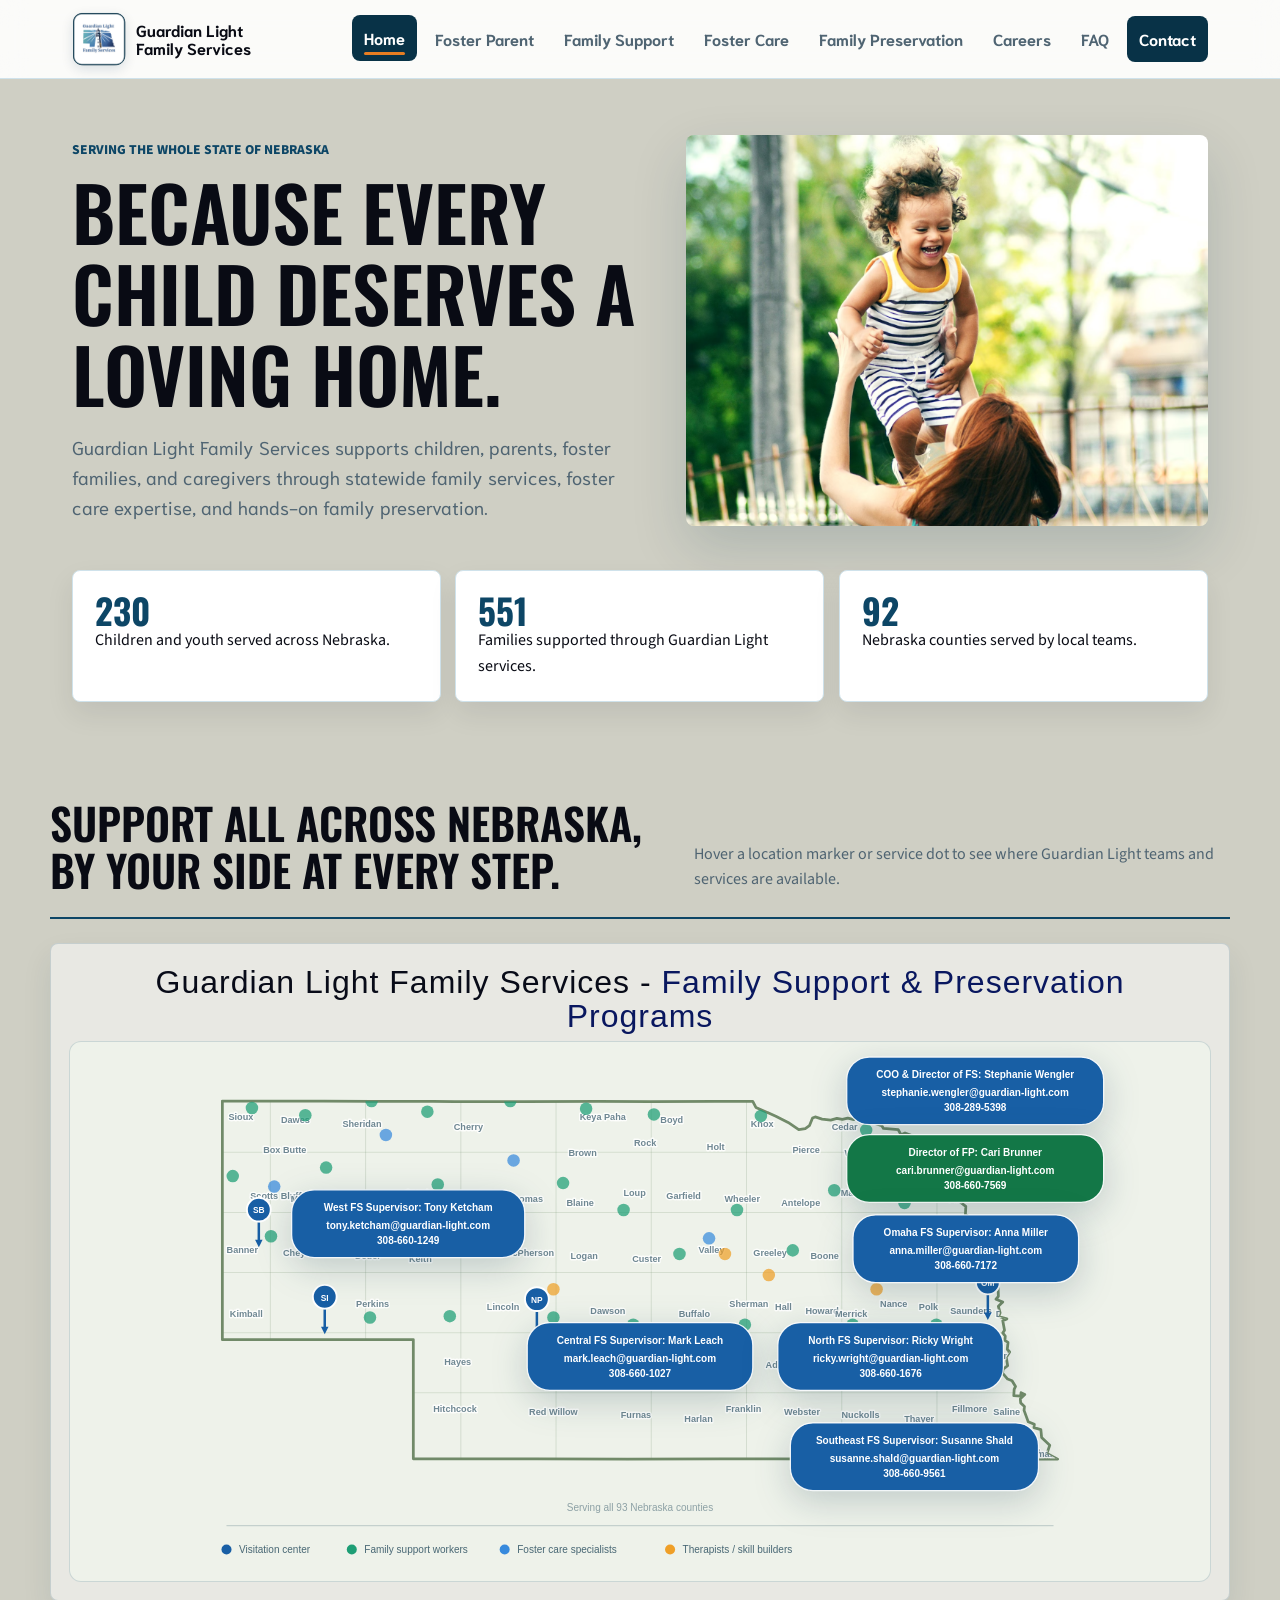
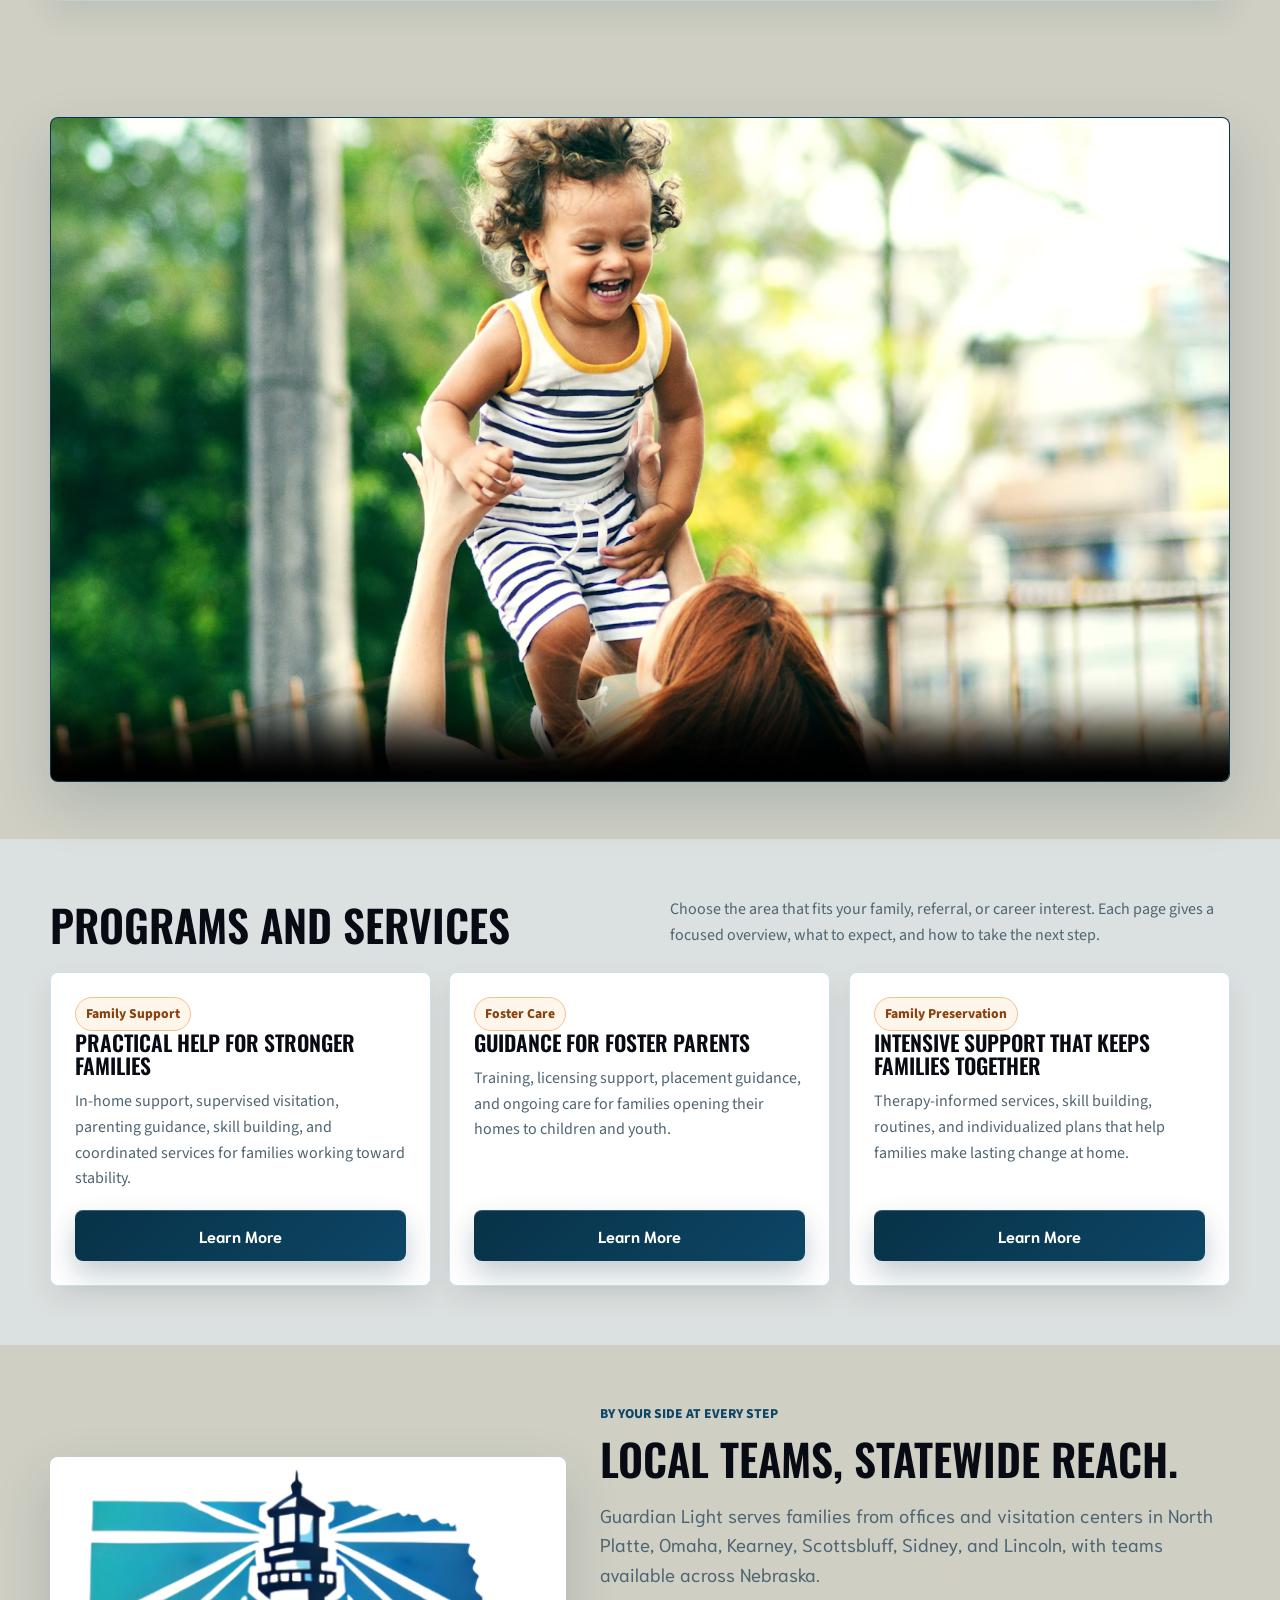
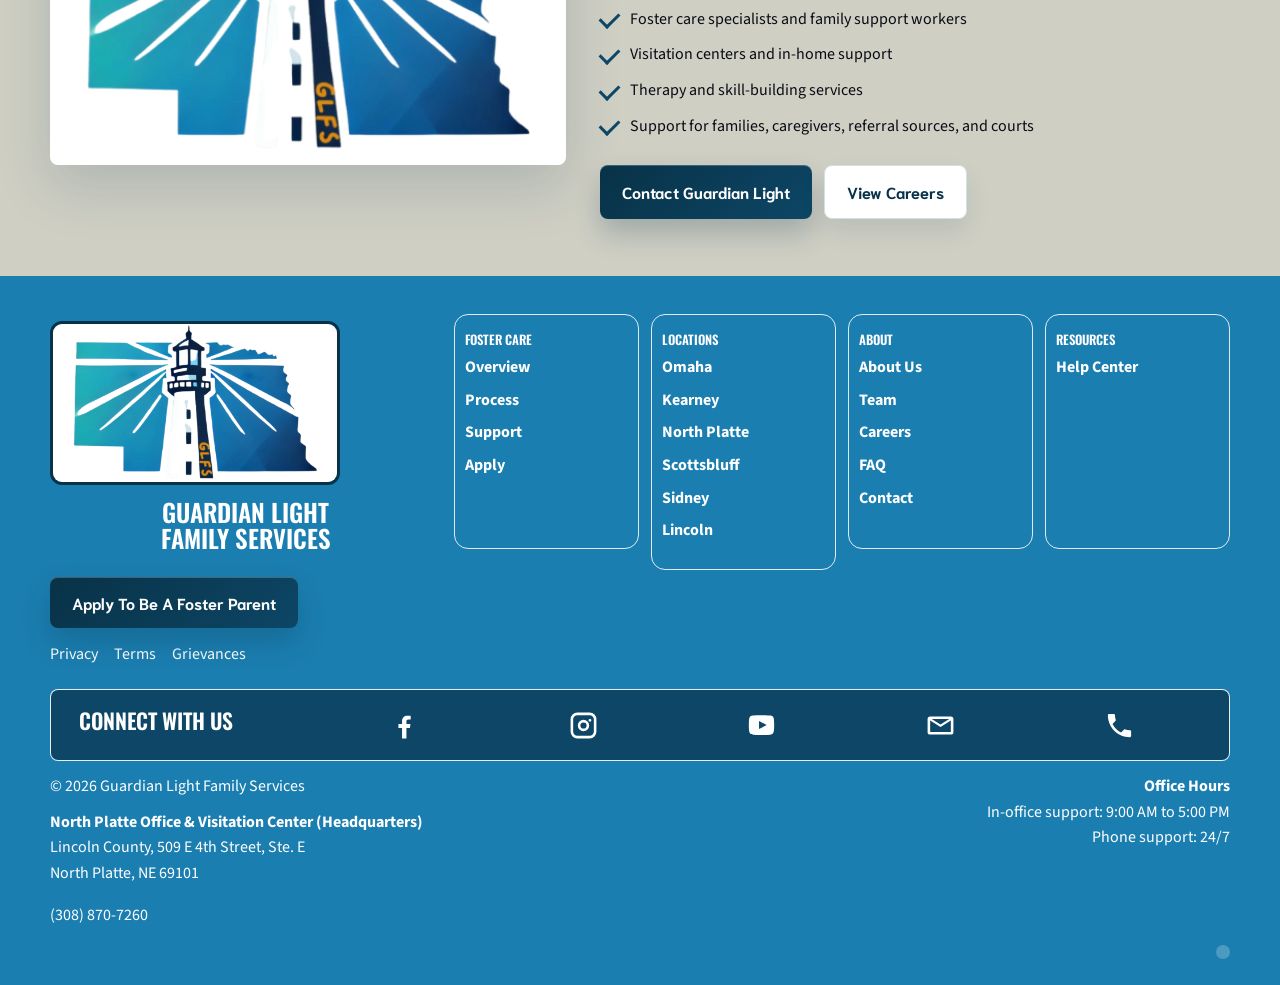
<file: index.html>
<!doctype html>
<html lang="en">
<head>
  <meta charset="utf-8">
  <meta name="viewport" content="width=device-width, initial-scale=1">
  <title>Guardian Light Family Services</title>
  <meta name="description" content="Guardian Light Family Services provides foster care, family support, and family preservation services across Nebraska.">
  <link rel="icon" type="image/png" href="assets/favicon-rounded.png">
  <link rel="apple-touch-icon" href="assets/favicon-rounded.png">
  <link rel="stylesheet" href="styles.css">
</head>
<body>
  <div class="page-loader" aria-label="Loading Guardian Light Family Services">
    <div class="loader-card">
      <img src="assets/logo.jpg" alt="Guardian Light Family Services logo">
      <div class="loader-ring" aria-hidden="true"></div>
    </div>
  </div>
  <header class="site-header">
    <nav class="nav" aria-label="Main navigation">
      <a class="brand" href="index.html"><img src="assets/favicon-rounded.png" alt="Guardian Light Family Services logo"><span>Guardian Light Family Services</span></a>
      <button class="nav-toggle" type="button" aria-label="Open navigation" aria-expanded="false"><span></span><span></span><span></span></button>
      <div class="nav-links">
        <a class="active" href="index.html">Home</a>
        <a href="become-a-foster-parent.html">Foster Parent</a>
        <a href="family-support.html">Family Support</a>
        <a href="foster-care.html">Foster Care</a>
        <a href="family-preservation.html">Family Preservation</a>
        <a href="careers.html">Careers</a>
        <a href="faq.html">FAQ</a>
        <a href="contact.html">Contact</a>
      </div>
    </nav>
  </header>

  <main>
    <section class="hero">
      <div>
        <p class="eyebrow">Serving the whole state of Nebraska</p>
        <h1>Because every child deserves a loving home.</h1>
        <p class="lead">Guardian Light Family Services supports children, parents, foster families, and caregivers through statewide family services, foster care expertise, and hands-on family preservation.</p>
      </div>
      <div class="hero-image">
        <img src="assets/family-team.png" alt="Guardian Light team member with foster families">
      </div>
    </section>

    <section class="stats" aria-label="Guardian Light impact">
      <div class="stat"><strong>231</strong> Children and youth served across Nebraska.</div>
      <div class="stat"><strong>555</strong> Families supported through Guardian Light services.</div>
      <div class="stat"><strong>93</strong> Nebraska counties served by local teams.</div>
    </section>

    <section class="section map-section">
      <div class="section-inner">
        <div class="section-head map-head">
          <h2>Support all across Nebraska, by your side at every step.</h2>
          <p>Hover a location marker or service dot to see where Guardian Light teams and services are available.</p>
        </div>
        <div class="original-map-shell">
          <iframe class="original-map-frame" src="original-map.html" title="Guardian Light Nebraska interactive service map"></iframe>
        </div>
        <div class="clipboard-toast" role="status" aria-live="polite">Copied to Clipboard</div>
      </div>
    </section>
    <section class="section video-showcase">
      <div class="section-inner">
        <div class="video-frame">
          <video class="scroll-video" muted playsinline loop preload="metadata" poster="assets/family-team.png">
            <source src="assets/glfs-video.mp4" type="video/mp4">
          </video>
        </div>
      </div>
    </section>

    <section class="section alt">
      <div class="section-inner">
        <div class="section-head">
          <h2>Programs and services</h2>
          <p>Choose the area that fits your family, referral, or career interest. Each page gives a focused overview, what to expect, and how to take the next step.</p>
        </div>
        <div class="grid three">
          <article class="card service-card">
            <div>
              <div class="service-tag">Family Support</div>
              <h3>Practical help for stronger families</h3>
              <p>In-home support, supervised visitation, parenting guidance, skill building, and coordinated services for families working toward stability.</p>
            </div>
            <a class="button" href="family-support.html">Learn More</a>
          </article>
          <article class="card service-card">
            <div>
              <div class="service-tag">Foster Care</div>
              <h3>Guidance for foster parents</h3>
              <p>Training, licensing support, placement guidance, and ongoing care for families opening their homes to children and youth.</p>
            </div>
            <a class="button" href="foster-care.html">Learn More</a>
          </article>
          <article class="card service-card">
            <div>
              <div class="service-tag">Family Preservation</div>
              <h3>Intensive support that keeps families together</h3>
              <p>Therapy-informed services, skill building, routines, and individualized plans that help families make lasting change at home.</p>
            </div>
            <a class="button" href="family-preservation.html">Learn More</a>
          </article>
        </div>
      </div>
    </section>

    <section class="section">
      <div class="section-inner split">
        <img src="assets/community.png" alt="Guardian Light community and family services">
        <div>
          <p class="eyebrow">By your side at every step</p>
          <h2>Local teams, statewide reach.</h2>
          <p class="lead">Guardian Light serves families from offices and visitation centers in North Platte, Omaha, Kearney, Scottsbluff, Sidney, and Lincoln, with teams available across Nebraska.</p>
          <ul class="check-list">
            <li>Foster care specialists and family support workers</li>
            <li>Visitation centers and in-home support</li>
            <li>Therapy and skill-building services</li>
            <li>Support for families, caregivers, referral sources, and courts</li>
          </ul>
          <div class="actions">
            <a class="button" href="contact.html">Contact Guardian Light</a>
            <a class="button secondary" href="careers.html">View Careers</a>
          </div>
        </div>
      </div>
    </section>

  </main>  <footer class="footer site-footer">
    <div class="footer-shell">
      <div class="footer-top">
        <a class="footer-brand" href="index.html" aria-label="Guardian Light Family Services home">
          <img src="assets/community.png" alt="Guardian Light Family Services lighthouse graphic">
          <h3>Guardian Light<br>Family Services</h3>
        </a>
        <nav class="footer-column" aria-label="Foster care footer links">
          <h3>Foster care</h3>
          <a href="foster-care.html">Overview</a>
          <a href="become-a-foster-parent.html">Process</a>
          <a href="family-support.html">Support</a>
          <a href="become-a-foster-parent.html">Apply</a>
        </nav>
        <nav class="footer-column" aria-label="Locations footer links">
          <h3>Locations</h3>
          <a href="contact.html">Omaha</a>
          <a href="contact.html">Kearney</a>
          <a href="contact.html">North Platte</a>
          <a href="contact.html">Scottsbluff</a>
          <a href="contact.html">Sidney</a>
          <a href="contact.html">Lincoln</a>
        </nav>
        <nav class="footer-column" aria-label="About footer links">
          <h3>About</h3>
          <a href="index.html">About Us</a>
          <a href="careers.html">Team</a>
          <a href="careers.html">Careers</a>
          <a href="faq.html">FAQ</a>
          <a href="contact.html">Contact</a>
        </nav>
        <nav class="footer-column" aria-label="Resources footer links">
          <h3>Resources</h3>
          <a href="faq.html">Help Center</a>
        </nav>
      </div>

      <a class="button footer-apply" href="become-a-foster-parent.html">Apply To Be A Foster Parent</a>

      <div class="footer-legal">
        <a href="privacy-policy.html">Privacy</a>
        <a href="terms-of-service.html">Terms</a>
        <a href="https://cdn.prod.website-files.com/693af3915e315e939e7f7021/6966bc17dcac156622af1355_Client-Grievance-Policy.pdf" target="_blank" rel="noopener">Grievances</a>
      </div>

      <div class="connect-card" aria-label="Connect with Guardian Light Family Services">
        <h3>Connect With Us</h3>
        <a class="social-link" href="https://www.facebook.com/GLFSNEBRASKA/" target="_blank" rel="noopener" aria-label="Facebook">
          <svg viewBox="0 0 24 24" aria-hidden="true"><path d="M13.5 22v-8h2.7l.4-3.1h-3.1v-2c0-.9.3-1.5 1.6-1.5h1.7V4.6c-.3 0-1.3-.1-2.5-.1-2.5 0-4.2 1.5-4.2 4.3v2.1H7.3V14h2.8v8h3.4Z" fill="currentColor"/></svg>
        </a>
        <a class="social-link" href="https://www.instagram.com/glfs_nebraska/" target="_blank" rel="noopener" aria-label="Instagram">
          <svg viewBox="0 0 24 24" aria-hidden="true"><path d="M7.2 2h9.6A5.2 5.2 0 0 1 22 7.2v9.6a5.2 5.2 0 0 1-5.2 5.2H7.2A5.2 5.2 0 0 1 2 16.8V7.2A5.2 5.2 0 0 1 7.2 2Zm0 2A3.2 3.2 0 0 0 4 7.2v9.6A3.2 3.2 0 0 0 7.2 20h9.6a3.2 3.2 0 0 0 3.2-3.2V7.2A3.2 3.2 0 0 0 16.8 4H7.2Zm4.8 3.6a4.4 4.4 0 1 1 0 8.8 4.4 4.4 0 0 1 0-8.8Zm0 2a2.4 2.4 0 1 0 0 4.8 2.4 2.4 0 0 0 0-4.8Zm5-2.7a1.1 1.1 0 1 1 0 2.2 1.1 1.1 0 0 1 0-2.2Z" fill="currentColor"/></svg>
        </a>
        <a class="social-link" href="https://www.youtube.com/channel/UCqbiMLyjFVK9oGu2TPlwIgg" target="_blank" rel="noopener" aria-label="YouTube">
          <svg viewBox="0 0 24 24" aria-hidden="true"><path d="M21.6 7.2s-.2-1.5-.8-2.1c-.8-.8-1.7-.8-2.1-.9C15.8 4 12 4 12 4s-3.8 0-6.7.2c-.4.1-1.3.1-2.1.9-.6.6-.8 2.1-.8 2.1S2.2 9 2.2 10.8v1.7c0 1.8.2 3.6.2 3.6s.2 1.5.8 2.1c.8.8 1.9.8 2.4.9 1.7.2 6.4.2 6.4.2s3.8 0 6.7-.2c.4-.1 1.3-.1 2.1-.9.6-.6.8-2.1.8-2.1s.2-1.8.2-3.6v-1.7c0-1.8-.2-3.6-.2-3.6ZM10.1 14.8V8.5l5.9 3.2-5.9 3.1Z" fill="currentColor"/></svg>
        </a>
        <a class="social-link" href="mailto:contactus@guardian-light.com?subject=Question%20for%20Guardian%20Light%20Family%20Services" aria-label="Email Guardian Light">
          <svg viewBox="0 0 24 24" aria-hidden="true"><path d="M4 5h16a2 2 0 0 1 2 2v10a2 2 0 0 1-2 2H4a2 2 0 0 1-2-2V7a2 2 0 0 1 2-2Zm0 3.1V17h16V8.1l-8 5-8-5Zm1.2-1.1 6.8 4.3L18.8 7H5.2Z" fill="currentColor"/></svg>
        </a>
        <a class="social-link" href="tel:+13088707260" aria-label="Call Guardian Light">
          <svg viewBox="0 0 24 24" aria-hidden="true"><path d="M6.6 10.8a15.5 15.5 0 0 0 6.6 6.6l2.2-2.2c.3-.3.7-.4 1.1-.2 1.1.4 2.3.6 3.5.6.6 0 1 .4 1 1V20c0 .6-.4 1-1 1C10.6 21 3 13.4 3 4c0-.6.4-1 1-1h3.5c.6 0 1 .4 1 1 0 1.2.2 2.4.6 3.5.1.4 0 .8-.3 1.1l-2.2 2.2Z" fill="currentColor"/></svg>
        </a>
      </div>

      <div class="footer-bottom-text">
        <p>&copy; 2026 Guardian Light Family Services</p>
        <p><strong>North Platte Office &amp; Visitation Center (Headquarters)</strong><br>Lincoln County, 509 E 4th Street, Ste. E<br>North Platte, NE 69101</p>
        <p><a href="tel:+13088707260">(308) 870-7260</a></p>
        <p class="footer-hours"><strong>Office Hours</strong><br>In-office support: 9:00 AM to 5:00 PM<br>Phone support: 24/7</p>
        <button class="creator-egg" type="button" aria-label="Site credit">.</button>
      </div>
    </div>
  </footer>
  <script src="script.js"></script>
</body>
</html>
</file>
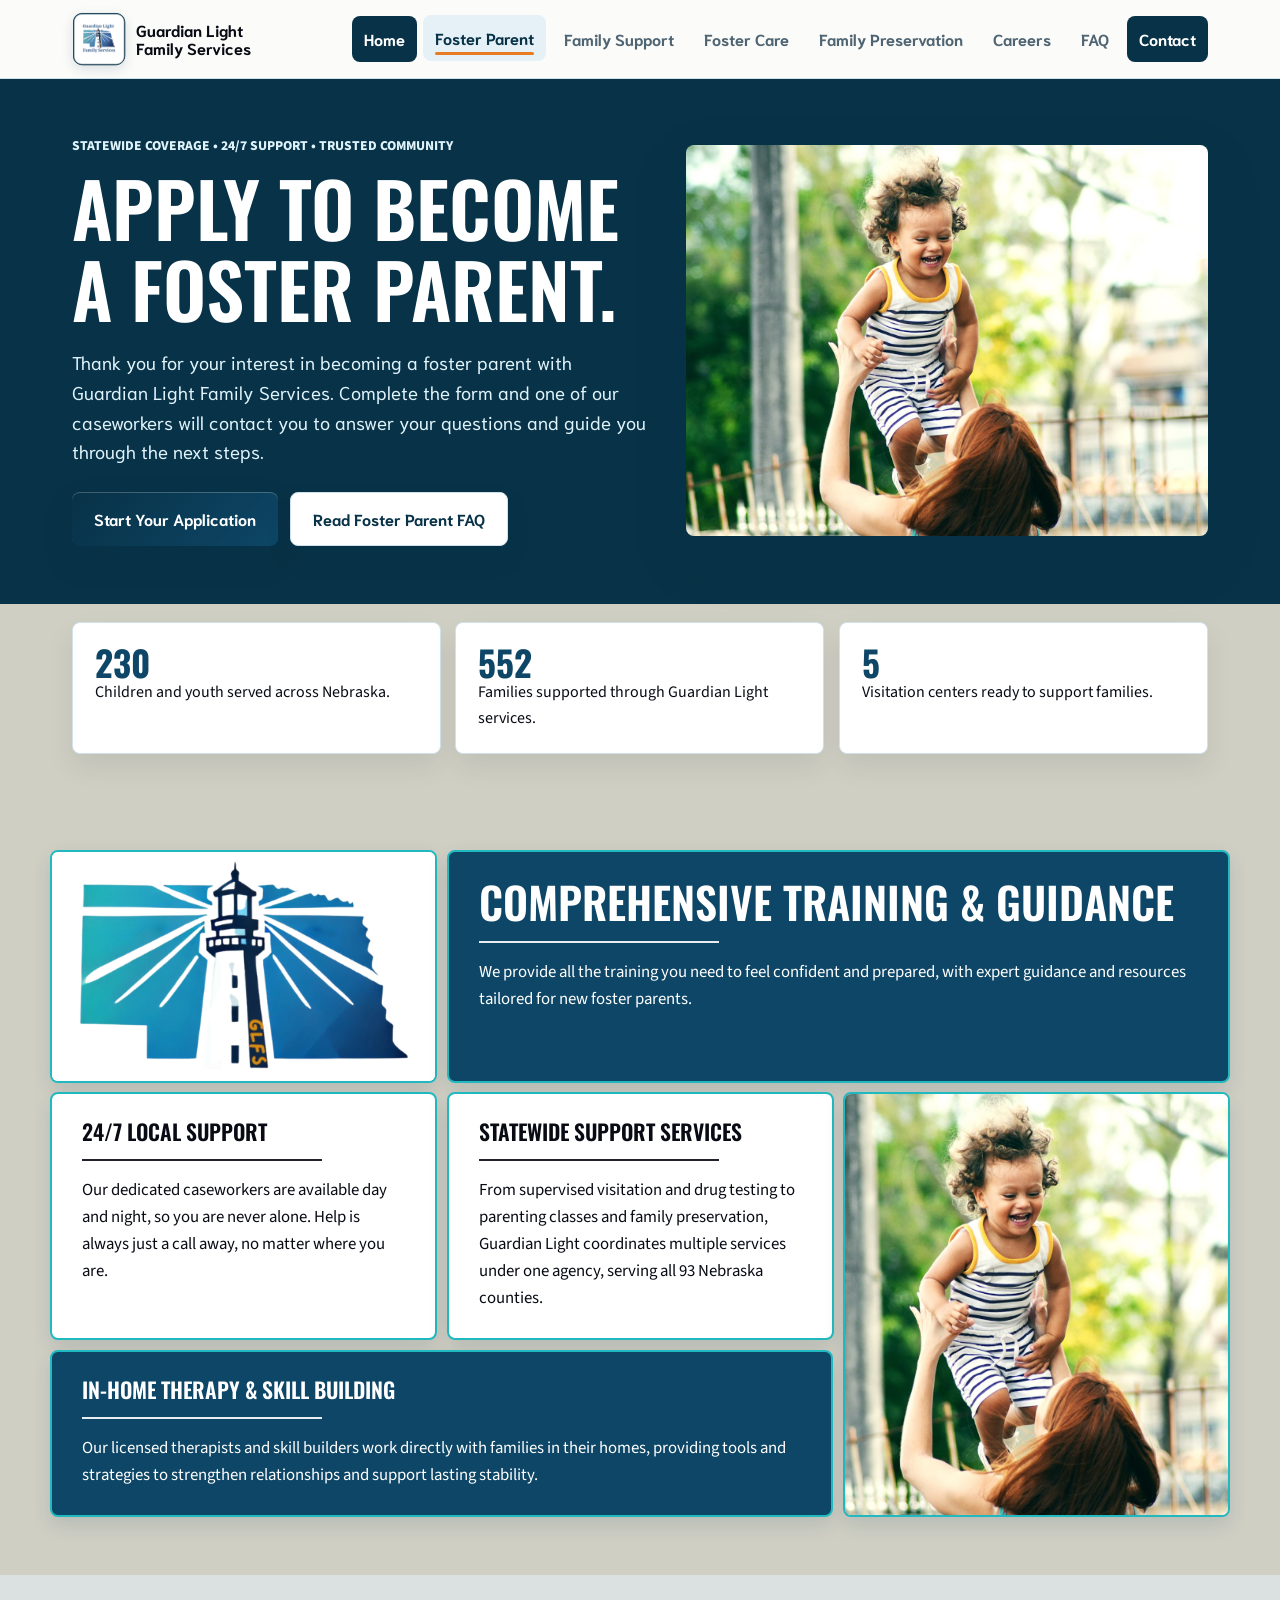
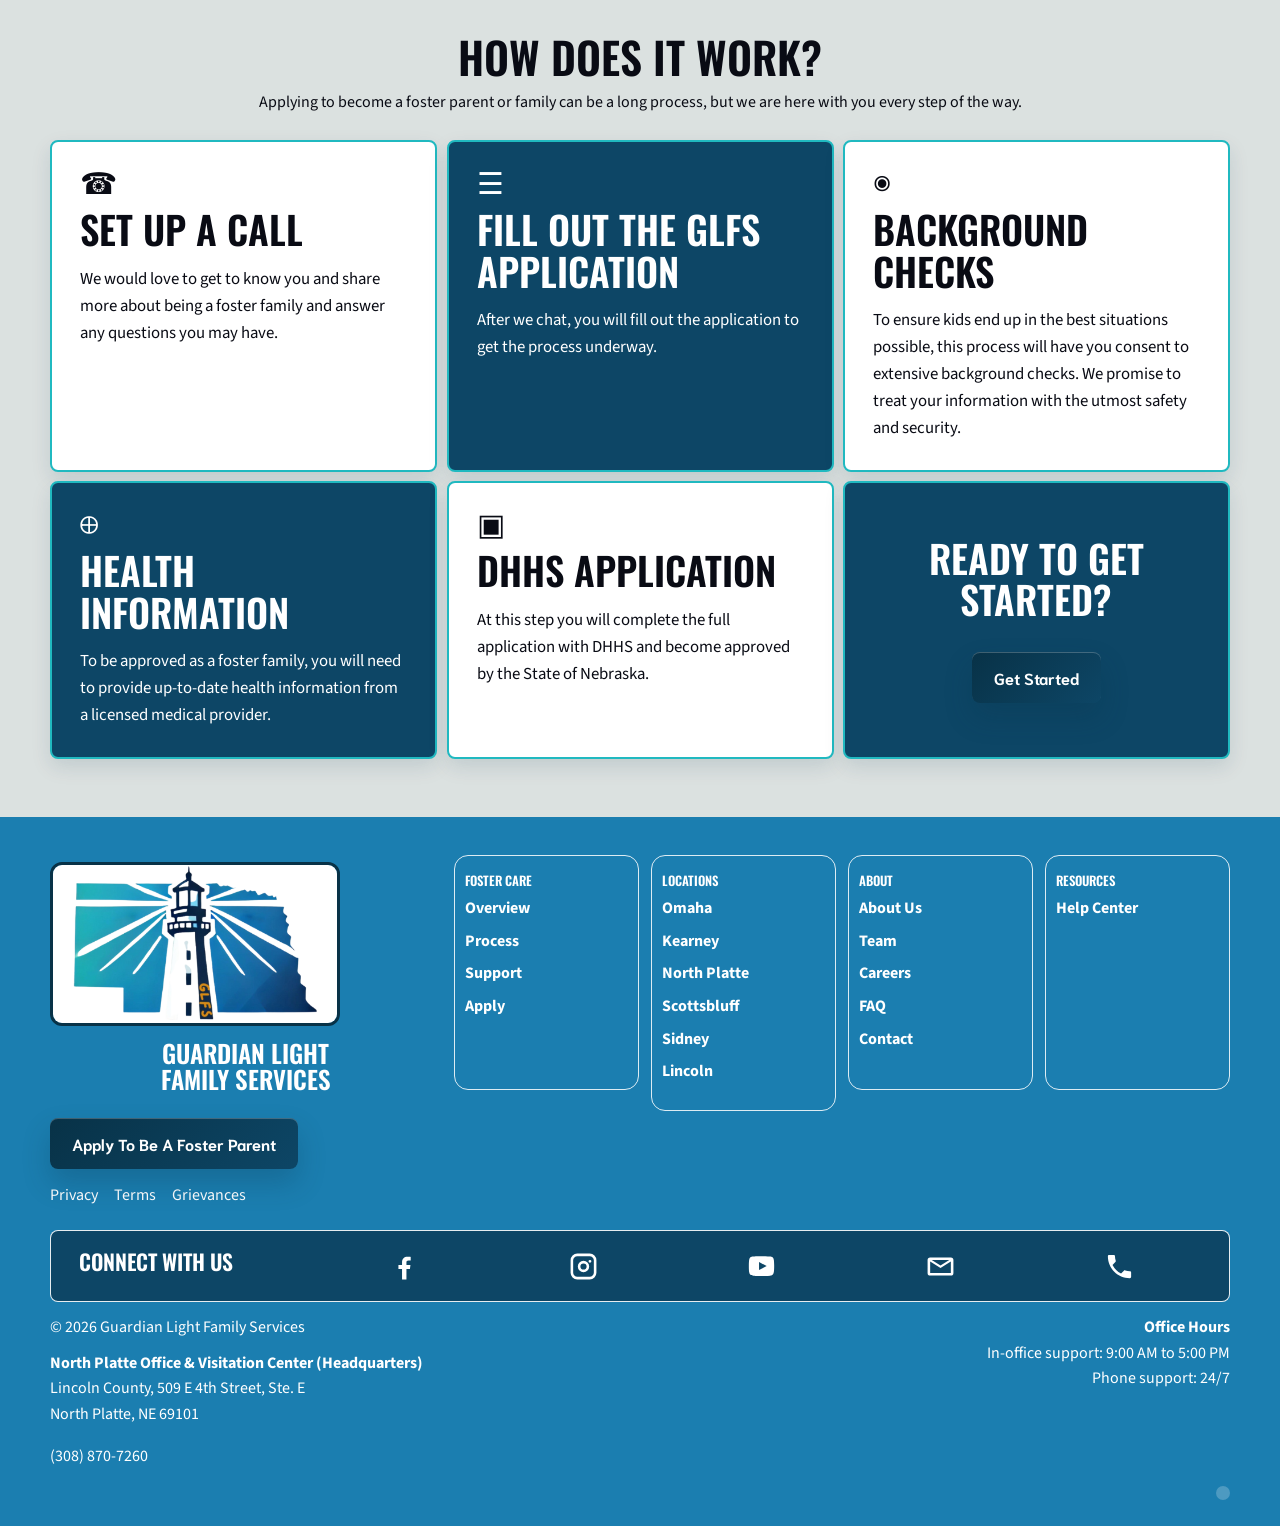
<file: become-a-foster-parent.html>
<!doctype html>
<html lang="en">
<head>
  <meta charset="utf-8">
  <meta name="viewport" content="width=device-width, initial-scale=1">
  <title>Become a Foster Parent | Guardian Light Family Services</title>
  <meta name="description" content="Apply to become a foster parent with Guardian Light Family Services in Nebraska.">
  <link rel="icon" type="image/png" href="assets/favicon-rounded.png">
  <link rel="apple-touch-icon" href="assets/favicon-rounded.png">
  <link rel="stylesheet" href="styles.css">
</head>
<body>
  <div class="page-loader" aria-label="Loading Guardian Light Family Services">
    <div class="loader-card">
      <img src="assets/logo.jpg" alt="Guardian Light Family Services logo">
      <div class="loader-ring" aria-hidden="true"></div>
    </div>
  </div>
  <header class="site-header">
    <nav class="nav" aria-label="Main navigation">
      <a class="brand" href="index.html"><img src="assets/favicon-rounded.png" alt="Guardian Light Family Services logo"><span>Guardian Light Family Services</span></a>
      <button class="nav-toggle" type="button" aria-label="Open navigation" aria-expanded="false"><span></span><span></span><span></span></button>
      <div class="nav-links">
        <a href="index.html">Home</a>
        <a class="active" href="become-a-foster-parent.html">Foster Parent</a>
        <a href="family-support.html">Family Support</a>
        <a href="foster-care.html">Foster Care</a>
        <a href="family-preservation.html">Family Preservation</a>
        <a href="careers.html">Careers</a>
        <a href="faq.html">FAQ</a>
        <a href="contact.html">Contact</a>
      </div>
    </nav>
  </header>

  <main>
    <section class="page-hero">
      <div class="hero">
        <div>
          <p class="eyebrow">Statewide coverage • 24/7 support • trusted community</p>
          <h1>Apply to become a foster parent.</h1>
          <p class="lead">Thank you for your interest in becoming a foster parent with Guardian Light Family Services. Complete the form and one of our caseworkers will contact you to answer your questions and guide you through the next steps.</p>
          <div class="actions">
            <a class="button" href="contact.html">Start Your Application</a>
            <a class="button secondary" href="faq.html">Read Foster Parent FAQ</a>
          </div>
        </div>
        <div class="hero-image">
          <img src="assets/family-team.png" alt="Guardian Light team member with foster families">
        </div>
      </div>
    </section>

    <section class="stats" aria-label="Guardian Light foster care impact">
      <div class="stat"><strong>231</strong> Children and youth served across Nebraska.</div>
      <div class="stat"><strong>555</strong> Families supported through Guardian Light services.</div>
      <div class="stat"><strong>5</strong> Visitation centers ready to support families.</div>
    </section>

    <section class="section foster-support-section">
      <div class="section-inner foster-mosaic">
        <div class="mosaic-photo">
          <img src="assets/community.png" alt="Foster family support and community services">
        </div>
        <article class="mosaic-panel wide dark">
          <h2>Comprehensive Training & Guidance</h2>
          <p>We provide all the training you need to feel confident and prepared, with expert guidance and resources tailored for new foster parents.</p>
        </article>
        <article class="mosaic-panel">
          <h3>24/7 Local Support</h3>
          <p>Our dedicated caseworkers are available day and night, so you are never alone. Help is always just a call away, no matter where you are.</p>
        </article>
        <article class="mosaic-panel">
          <h3>Statewide Support Services</h3>
          <p>From supervised visitation and drug testing to parenting classes and family preservation, Guardian Light coordinates multiple services under one agency, serving all 93 Nebraska counties.</p>
        </article>
        <div class="mosaic-photo tall">
          <img src="assets/family-team.png" alt="Guardian Light foster care support">
        </div>
        <article class="mosaic-panel wide dark bottom">
          <h3>In-Home Therapy & Skill Building</h3>
          <p>Our licensed therapists and skill builders work directly with families in their homes, providing tools and strategies to strengthen relationships and support lasting stability.</p>
        </article>
      </div>
    </section>

    <section class="section alt process-section">
      <div class="section-inner">
        <div class="center-head">
          <h2>How Does It Work?</h2>
          <p>Applying to become a foster parent or family can be a long process, but we are here with you every step of the way.</p>
        </div>
        <div class="process-grid">
          <article class="process-card light">
            <div class="process-icon">☎</div>
            <h3>Set Up A Call</h3>
            <p>We would love to get to know you and share more about being a foster family and answer any questions you may have.</p>
          </article>
          <article class="process-card dark">
            <div class="process-icon">☰</div>
            <h3>Fill Out The GLFS Application</h3>
            <p>After we chat, you will fill out the application to get the process underway.</p>
          </article>
          <article class="process-card light">
            <div class="process-icon">◉</div>
            <h3>Background Checks</h3>
            <p>To ensure kids end up in the best situations possible, this process will have you consent to extensive background checks. We promise to treat your information with the utmost safety and security.</p>
          </article>
          <article class="process-card dark">
            <div class="process-icon">♁</div>
            <h3>Health Information</h3>
            <p>To be approved as a foster family, you will need to provide up-to-date health information from a licensed medical provider.</p>
          </article>
          <article class="process-card light">
            <div class="process-icon">▣</div>
            <h3>DHHS Application</h3>
            <p>At this step you will complete the full application with DHHS and become approved by the State of Nebraska.</p>
          </article>
          <article class="process-card dark cta-card">
            <h3>Ready To Get Started?</h3>
            <a class="button" href="contact.html">Get Started</a>
          </article>
        </div>
      </div>
    </section>
  </main>  <footer class="footer site-footer">
    <div class="footer-shell">
      <div class="footer-top">
        <a class="footer-brand" href="index.html" aria-label="Guardian Light Family Services home">
          <img src="assets/community.png" alt="Guardian Light Family Services lighthouse graphic">
          <h3>Guardian Light<br>Family Services</h3>
        </a>
        <nav class="footer-column" aria-label="Foster care footer links">
          <h3>Foster care</h3>
          <a href="foster-care.html">Overview</a>
          <a href="become-a-foster-parent.html">Process</a>
          <a href="family-support.html">Support</a>
          <a href="become-a-foster-parent.html">Apply</a>
        </nav>
        <nav class="footer-column" aria-label="Locations footer links">
          <h3>Locations</h3>
          <a href="contact.html">Omaha</a>
          <a href="contact.html">Kearney</a>
          <a href="contact.html">North Platte</a>
          <a href="contact.html">Scottsbluff</a>
          <a href="contact.html">Sidney</a>
          <a href="contact.html">Lincoln</a>
        </nav>
        <nav class="footer-column" aria-label="About footer links">
          <h3>About</h3>
          <a href="index.html">About Us</a>
          <a href="careers.html">Team</a>
          <a href="careers.html">Careers</a>
          <a href="faq.html">FAQ</a>
          <a href="contact.html">Contact</a>
        </nav>
        <nav class="footer-column" aria-label="Resources footer links">
          <h3>Resources</h3>
          <a href="faq.html">Help Center</a>
        </nav>
      </div>

      <a class="button footer-apply" href="become-a-foster-parent.html">Apply To Be A Foster Parent</a>

      <div class="footer-legal">
        <a href="privacy-policy.html">Privacy</a>
        <a href="terms-of-service.html">Terms</a>
        <a href="https://cdn.prod.website-files.com/693af3915e315e939e7f7021/6966bc17dcac156622af1355_Client-Grievance-Policy.pdf" target="_blank" rel="noopener">Grievances</a>
      </div>

      <div class="connect-card" aria-label="Connect with Guardian Light Family Services">
        <h3>Connect With Us</h3>
        <a class="social-link" href="https://www.facebook.com/GLFSNEBRASKA/" target="_blank" rel="noopener" aria-label="Facebook">
          <svg viewBox="0 0 24 24" aria-hidden="true"><path d="M13.5 22v-8h2.7l.4-3.1h-3.1v-2c0-.9.3-1.5 1.6-1.5h1.7V4.6c-.3 0-1.3-.1-2.5-.1-2.5 0-4.2 1.5-4.2 4.3v2.1H7.3V14h2.8v8h3.4Z" fill="currentColor"/></svg>
        </a>
        <a class="social-link" href="https://www.instagram.com/glfs_nebraska/" target="_blank" rel="noopener" aria-label="Instagram">
          <svg viewBox="0 0 24 24" aria-hidden="true"><path d="M7.2 2h9.6A5.2 5.2 0 0 1 22 7.2v9.6a5.2 5.2 0 0 1-5.2 5.2H7.2A5.2 5.2 0 0 1 2 16.8V7.2A5.2 5.2 0 0 1 7.2 2Zm0 2A3.2 3.2 0 0 0 4 7.2v9.6A3.2 3.2 0 0 0 7.2 20h9.6a3.2 3.2 0 0 0 3.2-3.2V7.2A3.2 3.2 0 0 0 16.8 4H7.2Zm4.8 3.6a4.4 4.4 0 1 1 0 8.8 4.4 4.4 0 0 1 0-8.8Zm0 2a2.4 2.4 0 1 0 0 4.8 2.4 2.4 0 0 0 0-4.8Zm5-2.7a1.1 1.1 0 1 1 0 2.2 1.1 1.1 0 0 1 0-2.2Z" fill="currentColor"/></svg>
        </a>
        <a class="social-link" href="https://www.youtube.com/channel/UCqbiMLyjFVK9oGu2TPlwIgg" target="_blank" rel="noopener" aria-label="YouTube">
          <svg viewBox="0 0 24 24" aria-hidden="true"><path d="M21.6 7.2s-.2-1.5-.8-2.1c-.8-.8-1.7-.8-2.1-.9C15.8 4 12 4 12 4s-3.8 0-6.7.2c-.4.1-1.3.1-2.1.9-.6.6-.8 2.1-.8 2.1S2.2 9 2.2 10.8v1.7c0 1.8.2 3.6.2 3.6s.2 1.5.8 2.1c.8.8 1.9.8 2.4.9 1.7.2 6.4.2 6.4.2s3.8 0 6.7-.2c.4-.1 1.3-.1 2.1-.9.6-.6.8-2.1.8-2.1s.2-1.8.2-3.6v-1.7c0-1.8-.2-3.6-.2-3.6ZM10.1 14.8V8.5l5.9 3.2-5.9 3.1Z" fill="currentColor"/></svg>
        </a>
        <a class="social-link" href="mailto:contactus@guardian-light.com?subject=Question%20for%20Guardian%20Light%20Family%20Services" aria-label="Email Guardian Light">
          <svg viewBox="0 0 24 24" aria-hidden="true"><path d="M4 5h16a2 2 0 0 1 2 2v10a2 2 0 0 1-2 2H4a2 2 0 0 1-2-2V7a2 2 0 0 1 2-2Zm0 3.1V17h16V8.1l-8 5-8-5Zm1.2-1.1 6.8 4.3L18.8 7H5.2Z" fill="currentColor"/></svg>
        </a>
        <a class="social-link" href="tel:+13088707260" aria-label="Call Guardian Light">
          <svg viewBox="0 0 24 24" aria-hidden="true"><path d="M6.6 10.8a15.5 15.5 0 0 0 6.6 6.6l2.2-2.2c.3-.3.7-.4 1.1-.2 1.1.4 2.3.6 3.5.6.6 0 1 .4 1 1V20c0 .6-.4 1-1 1C10.6 21 3 13.4 3 4c0-.6.4-1 1-1h3.5c.6 0 1 .4 1 1 0 1.2.2 2.4.6 3.5.1.4 0 .8-.3 1.1l-2.2 2.2Z" fill="currentColor"/></svg>
        </a>
      </div>

      <div class="footer-bottom-text">
        <p>&copy; 2026 Guardian Light Family Services</p>
        <p><strong>North Platte Office &amp; Visitation Center (Headquarters)</strong><br>Lincoln County, 509 E 4th Street, Ste. E<br>North Platte, NE 69101</p>
        <p><a href="tel:+13088707260">(308) 870-7260</a></p>
        <p class="footer-hours"><strong>Office Hours</strong><br>In-office support: 9:00 AM to 5:00 PM<br>Phone support: 24/7</p>
        <button class="creator-egg" type="button" aria-label="Site credit">.</button>
      </div>
    </div>
  </footer>
  <script src="script.js"></script>
</body>
</html>
</file>
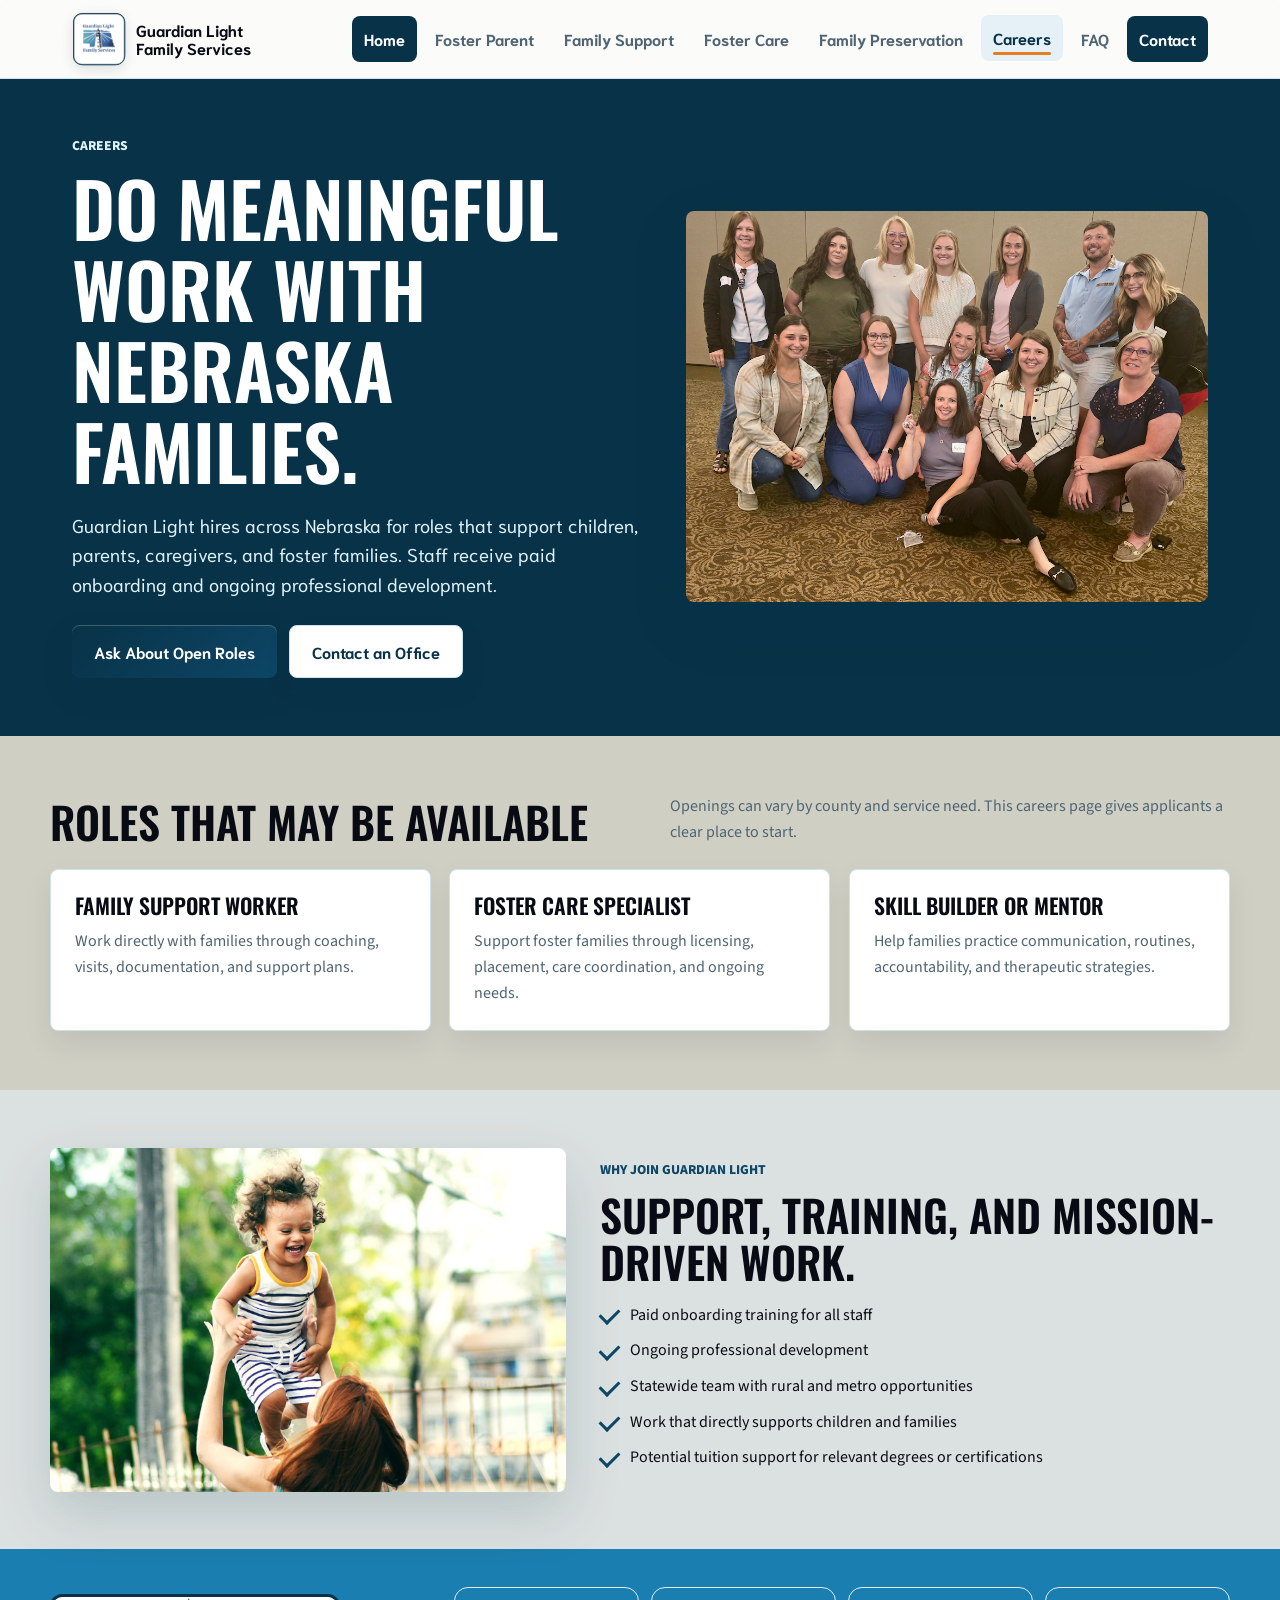
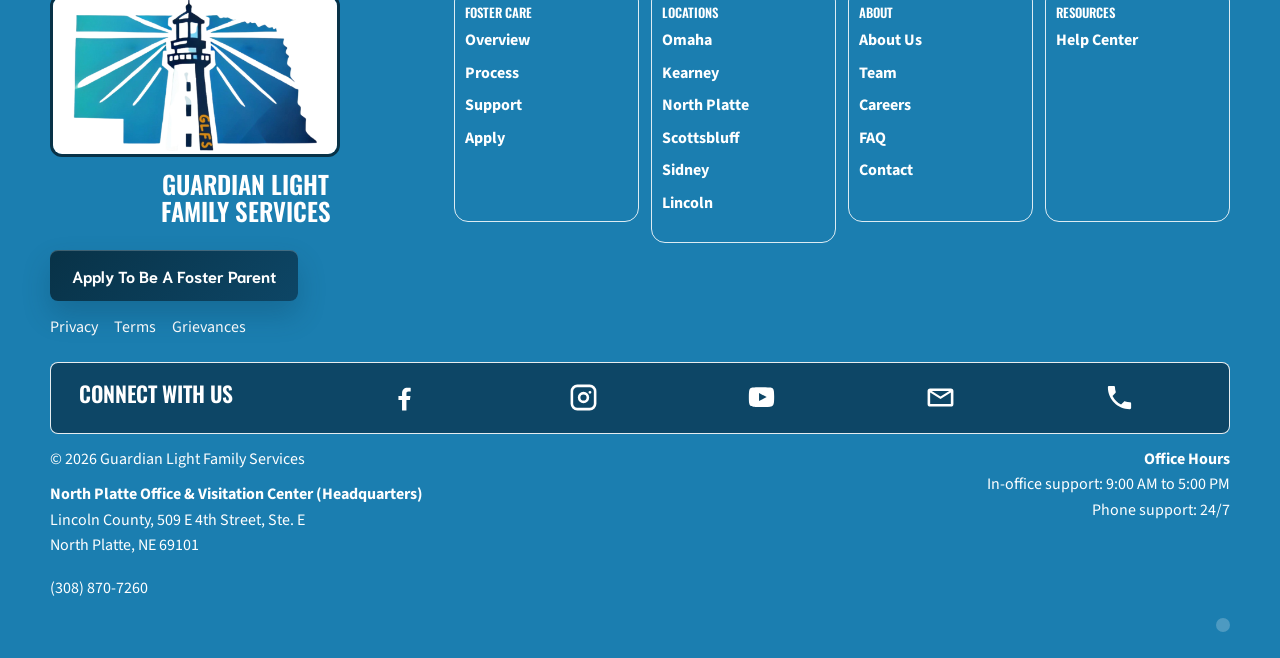
<file: careers.html>
<!doctype html>
<html lang="en">
<head>
  <meta charset="utf-8">
  <meta name="viewport" content="width=device-width, initial-scale=1">
  <title>Careers | Guardian Light Family Services</title>
  <link rel="icon" type="image/png" href="assets/favicon-rounded.png">
  <link rel="apple-touch-icon" href="assets/favicon-rounded.png">
  <link rel="stylesheet" href="styles.css">
</head>
<body>
  <div class="page-loader" aria-label="Loading Guardian Light Family Services">
    <div class="loader-card">
      <img src="assets/logo.jpg" alt="Guardian Light Family Services logo">
      <div class="loader-ring" aria-hidden="true"></div>
    </div>
  </div>
  <header class="site-header"><nav class="nav" aria-label="Main navigation"><a class="brand" href="index.html"><img src="assets/favicon-rounded.png" alt="Guardian Light Family Services logo"><span>Guardian Light Family Services</span></a><button class="nav-toggle" type="button" aria-label="Open navigation" aria-expanded="false"><span></span><span></span><span></span></button><div class="nav-links">
        <a href="index.html">Home</a>
        <a href="become-a-foster-parent.html">Foster Parent</a>
        <a href="family-support.html">Family Support</a>
        <a href="foster-care.html">Foster Care</a>
        <a href="family-preservation.html">Family Preservation</a>
        <a class="active" href="careers.html">Careers</a>
        <a href="faq.html">FAQ</a>
        <a href="contact.html">Contact</a>
      </div></nav></header>
  <main>
    <section class="page-hero"><div class="hero"><div><p class="eyebrow">Careers</p><h1>Do meaningful work with Nebraska families.</h1><p class="lead">Guardian Light hires across Nebraska for roles that support children, parents, caregivers, and foster families. Staff receive paid onboarding and ongoing professional development.</p><div class="actions"><a class="button" href="mailto:contactus@guardian-light.com?subject=Careers%20at%20Guardian%20Light">Ask About Open Roles</a><a class="button secondary" href="contact.html">Contact an Office</a></div></div><div class="hero-image"><img src="assets/staff-photo.png" alt="Guardian Light staff member"></div></div></section>
    <section class="section"><div class="section-inner"><div class="section-head"><h2>Roles that may be available</h2><p>Openings can vary by county and service need. This careers page gives applicants a clear place to start.</p></div><div class="grid three"><article class="card"><h3>Family Support Worker</h3><p>Work directly with families through coaching, visits, documentation, and support plans.</p></article><article class="card"><h3>Foster Care Specialist</h3><p>Support foster families through licensing, placement, care coordination, and ongoing needs.</p></article><article class="card"><h3>Skill Builder or Mentor</h3><p>Help families practice communication, routines, accountability, and therapeutic strategies.</p></article></div></div></section>
    <section class="section alt"><div class="section-inner split"><img src="assets/family-team.png" alt="Guardian Light team and families"><div><p class="eyebrow">Why join Guardian Light</p><h2>Support, training, and mission-driven work.</h2><ul class="check-list"><li>Paid onboarding training for all staff</li><li>Ongoing professional development</li><li>Statewide team with rural and metro opportunities</li><li>Work that directly supports children and families</li><li>Potential tuition support for relevant degrees or certifications</li></ul></div></div></section>
  </main>  <footer class="footer site-footer">
    <div class="footer-shell">
      <div class="footer-top">
        <a class="footer-brand" href="index.html" aria-label="Guardian Light Family Services home">
          <img src="assets/community.png" alt="Guardian Light Family Services lighthouse graphic">
          <h3>Guardian Light<br>Family Services</h3>
        </a>
        <nav class="footer-column" aria-label="Foster care footer links">
          <h3>Foster care</h3>
          <a href="foster-care.html">Overview</a>
          <a href="become-a-foster-parent.html">Process</a>
          <a href="family-support.html">Support</a>
          <a href="become-a-foster-parent.html">Apply</a>
        </nav>
        <nav class="footer-column" aria-label="Locations footer links">
          <h3>Locations</h3>
          <a href="contact.html">Omaha</a>
          <a href="contact.html">Kearney</a>
          <a href="contact.html">North Platte</a>
          <a href="contact.html">Scottsbluff</a>
          <a href="contact.html">Sidney</a>
          <a href="contact.html">Lincoln</a>
        </nav>
        <nav class="footer-column" aria-label="About footer links">
          <h3>About</h3>
          <a href="index.html">About Us</a>
          <a href="careers.html">Team</a>
          <a href="careers.html">Careers</a>
          <a href="faq.html">FAQ</a>
          <a href="contact.html">Contact</a>
        </nav>
        <nav class="footer-column" aria-label="Resources footer links">
          <h3>Resources</h3>
          <a href="faq.html">Help Center</a>
        </nav>
      </div>

      <a class="button footer-apply" href="become-a-foster-parent.html">Apply To Be A Foster Parent</a>

      <div class="footer-legal">
        <a href="privacy-policy.html">Privacy</a>
        <a href="terms-of-service.html">Terms</a>
        <a href="https://cdn.prod.website-files.com/693af3915e315e939e7f7021/6966bc17dcac156622af1355_Client-Grievance-Policy.pdf" target="_blank" rel="noopener">Grievances</a>
      </div>

      <div class="connect-card" aria-label="Connect with Guardian Light Family Services">
        <h3>Connect With Us</h3>
        <a class="social-link" href="https://www.facebook.com/GLFSNEBRASKA/" target="_blank" rel="noopener" aria-label="Facebook">
          <svg viewBox="0 0 24 24" aria-hidden="true"><path d="M13.5 22v-8h2.7l.4-3.1h-3.1v-2c0-.9.3-1.5 1.6-1.5h1.7V4.6c-.3 0-1.3-.1-2.5-.1-2.5 0-4.2 1.5-4.2 4.3v2.1H7.3V14h2.8v8h3.4Z" fill="currentColor"/></svg>
        </a>
        <a class="social-link" href="https://www.instagram.com/glfs_nebraska/" target="_blank" rel="noopener" aria-label="Instagram">
          <svg viewBox="0 0 24 24" aria-hidden="true"><path d="M7.2 2h9.6A5.2 5.2 0 0 1 22 7.2v9.6a5.2 5.2 0 0 1-5.2 5.2H7.2A5.2 5.2 0 0 1 2 16.8V7.2A5.2 5.2 0 0 1 7.2 2Zm0 2A3.2 3.2 0 0 0 4 7.2v9.6A3.2 3.2 0 0 0 7.2 20h9.6a3.2 3.2 0 0 0 3.2-3.2V7.2A3.2 3.2 0 0 0 16.8 4H7.2Zm4.8 3.6a4.4 4.4 0 1 1 0 8.8 4.4 4.4 0 0 1 0-8.8Zm0 2a2.4 2.4 0 1 0 0 4.8 2.4 2.4 0 0 0 0-4.8Zm5-2.7a1.1 1.1 0 1 1 0 2.2 1.1 1.1 0 0 1 0-2.2Z" fill="currentColor"/></svg>
        </a>
        <a class="social-link" href="https://www.youtube.com/channel/UCqbiMLyjFVK9oGu2TPlwIgg" target="_blank" rel="noopener" aria-label="YouTube">
          <svg viewBox="0 0 24 24" aria-hidden="true"><path d="M21.6 7.2s-.2-1.5-.8-2.1c-.8-.8-1.7-.8-2.1-.9C15.8 4 12 4 12 4s-3.8 0-6.7.2c-.4.1-1.3.1-2.1.9-.6.6-.8 2.1-.8 2.1S2.2 9 2.2 10.8v1.7c0 1.8.2 3.6.2 3.6s.2 1.5.8 2.1c.8.8 1.9.8 2.4.9 1.7.2 6.4.2 6.4.2s3.8 0 6.7-.2c.4-.1 1.3-.1 2.1-.9.6-.6.8-2.1.8-2.1s.2-1.8.2-3.6v-1.7c0-1.8-.2-3.6-.2-3.6ZM10.1 14.8V8.5l5.9 3.2-5.9 3.1Z" fill="currentColor"/></svg>
        </a>
        <a class="social-link" href="mailto:contactus@guardian-light.com?subject=Question%20for%20Guardian%20Light%20Family%20Services" aria-label="Email Guardian Light">
          <svg viewBox="0 0 24 24" aria-hidden="true"><path d="M4 5h16a2 2 0 0 1 2 2v10a2 2 0 0 1-2 2H4a2 2 0 0 1-2-2V7a2 2 0 0 1 2-2Zm0 3.1V17h16V8.1l-8 5-8-5Zm1.2-1.1 6.8 4.3L18.8 7H5.2Z" fill="currentColor"/></svg>
        </a>
        <a class="social-link" href="tel:+13088707260" aria-label="Call Guardian Light">
          <svg viewBox="0 0 24 24" aria-hidden="true"><path d="M6.6 10.8a15.5 15.5 0 0 0 6.6 6.6l2.2-2.2c.3-.3.7-.4 1.1-.2 1.1.4 2.3.6 3.5.6.6 0 1 .4 1 1V20c0 .6-.4 1-1 1C10.6 21 3 13.4 3 4c0-.6.4-1 1-1h3.5c.6 0 1 .4 1 1 0 1.2.2 2.4.6 3.5.1.4 0 .8-.3 1.1l-2.2 2.2Z" fill="currentColor"/></svg>
        </a>
      </div>

      <div class="footer-bottom-text">
        <p>&copy; 2026 Guardian Light Family Services</p>
        <p><strong>North Platte Office &amp; Visitation Center (Headquarters)</strong><br>Lincoln County, 509 E 4th Street, Ste. E<br>North Platte, NE 69101</p>
        <p><a href="tel:+13088707260">(308) 870-7260</a></p>
        <p class="footer-hours"><strong>Office Hours</strong><br>In-office support: 9:00 AM to 5:00 PM<br>Phone support: 24/7</p>
        <button class="creator-egg" type="button" aria-label="Site credit">.</button>
      </div>
    </div>
  </footer>
  <script src="script.js"></script>
</body>
</html>
</file>
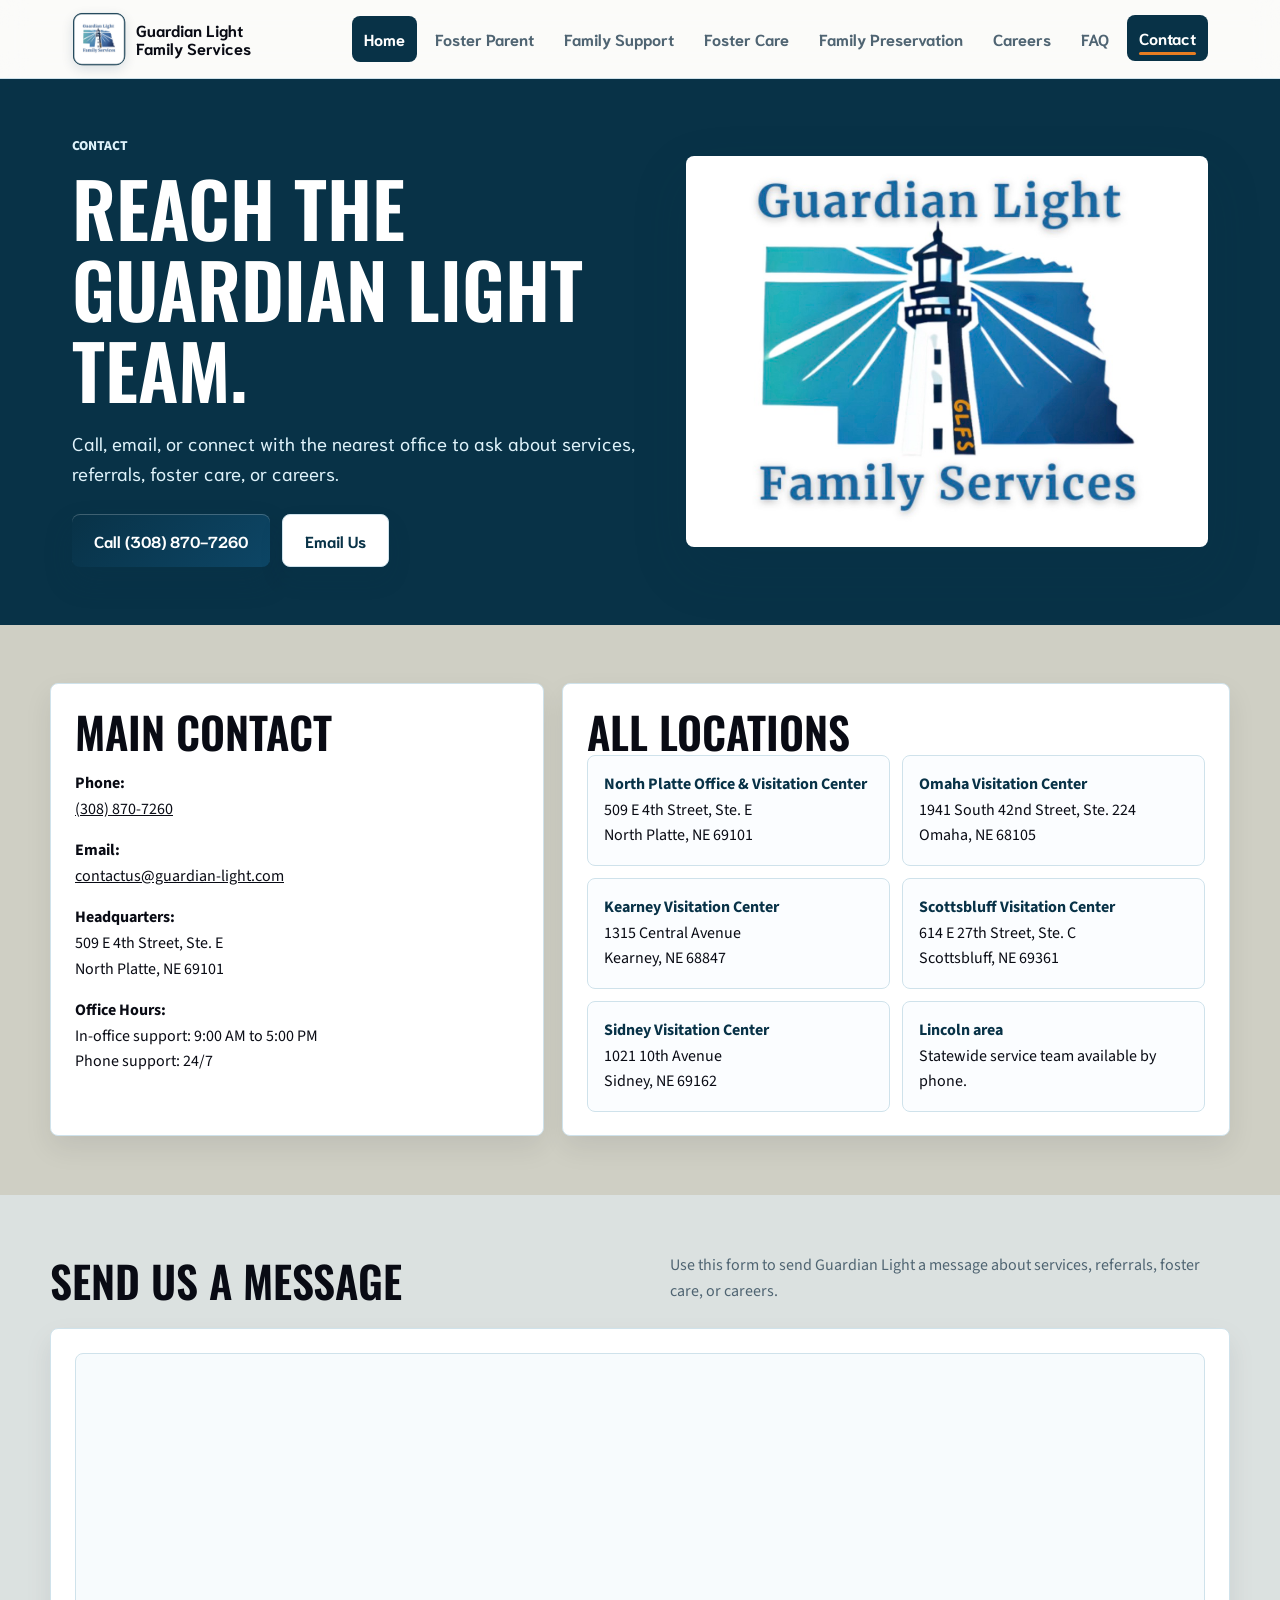
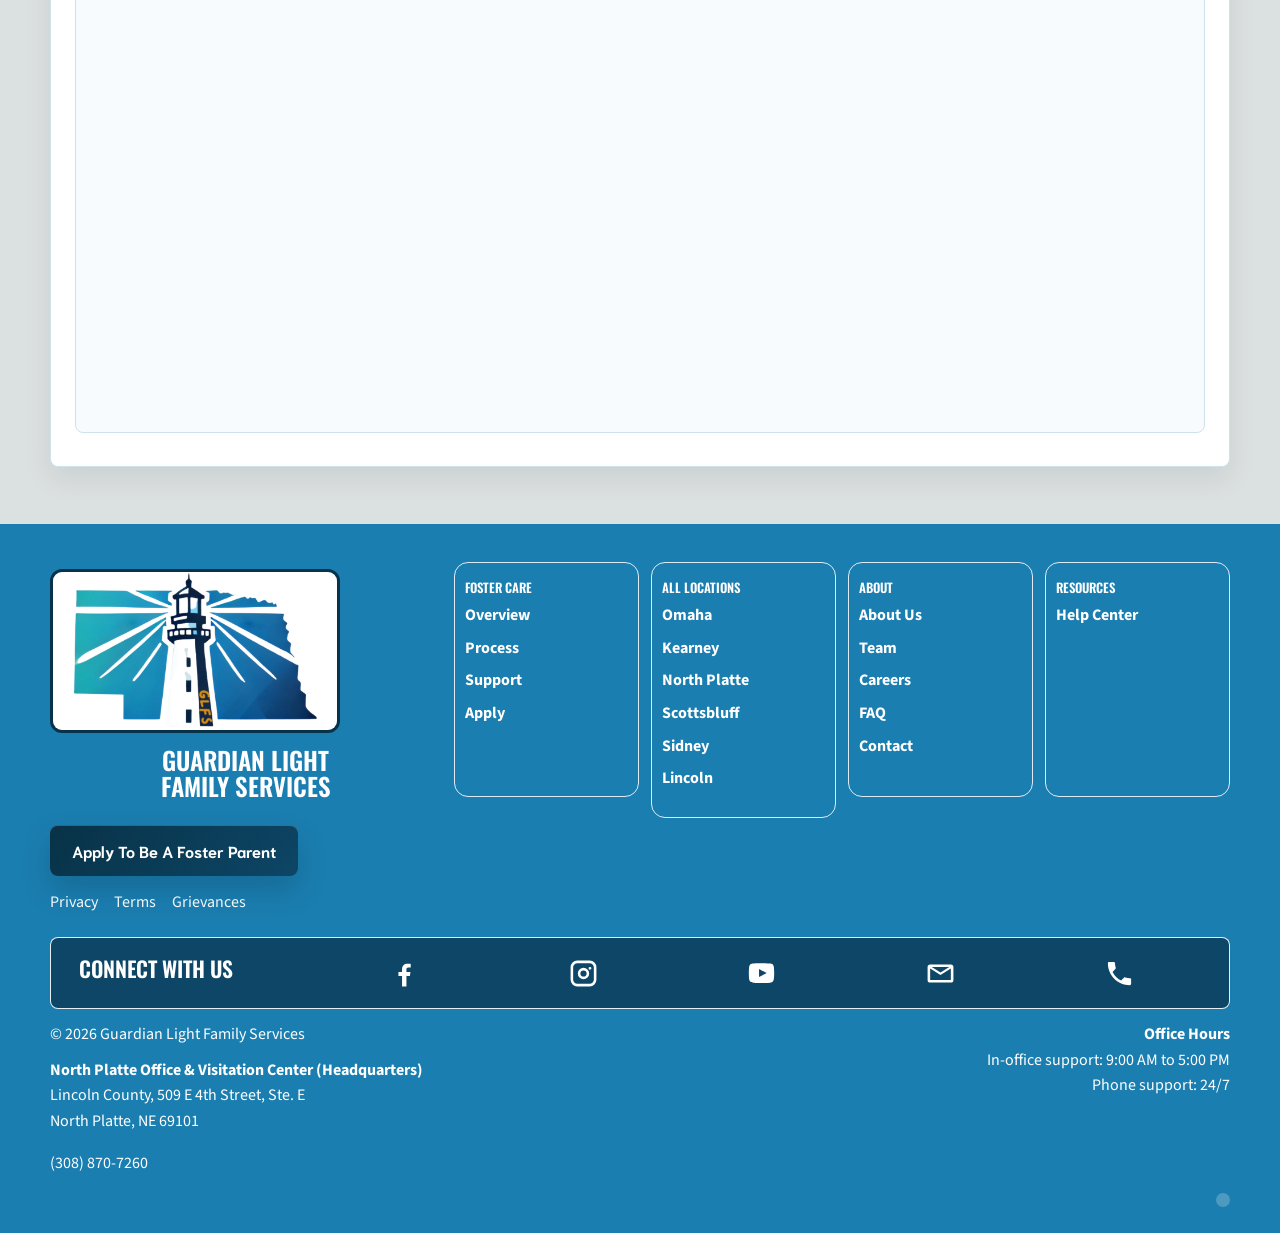
<file: contact.html>
<!doctype html>
<html lang="en">
<head>
  <meta charset="utf-8">
  <meta name="viewport" content="width=device-width, initial-scale=1">
  <title>Contact | Guardian Light Family Services</title>
  <link rel="icon" type="image/png" href="assets/favicon-rounded.png">
  <link rel="apple-touch-icon" href="assets/favicon-rounded.png">
  <link rel="stylesheet" href="styles.css">
</head>
<body>
  <div class="page-loader" aria-label="Loading Guardian Light Family Services">
    <div class="loader-card">
      <img src="assets/logo.jpg" alt="Guardian Light Family Services logo">
      <div class="loader-ring" aria-hidden="true"></div>
    </div>
  </div>
  <header class="site-header"><nav class="nav" aria-label="Main navigation"><a class="brand" href="index.html"><img src="assets/favicon-rounded.png" alt="Guardian Light Family Services logo"><span>Guardian Light Family Services</span></a><button class="nav-toggle" type="button" aria-label="Open navigation" aria-expanded="false"><span></span><span></span><span></span></button><div class="nav-links">
        <a href="index.html">Home</a>
        <a href="become-a-foster-parent.html">Foster Parent</a>
        <a href="family-support.html">Family Support</a>
        <a href="foster-care.html">Foster Care</a>
        <a href="family-preservation.html">Family Preservation</a>
        <a href="careers.html">Careers</a>
        <a href="faq.html">FAQ</a>
        <a class="active" href="contact.html">Contact</a>
      </div></nav></header>
  <main>
    <section class="page-hero"><div class="hero"><div><p class="eyebrow">Contact</p><h1>Reach the Guardian Light team.</h1><p class="lead">Call, email, or connect with the nearest office to ask about services, referrals, foster care, or careers.</p><div class="actions"><a class="button" href="tel:+13088707260">Call (308) 870-7260</a><a class="button secondary" href="mailto:contactus@guardian-light.com">Email Us</a></div></div><div class="hero-image"><img src="assets/logo.jpg" alt="Guardian Light Family Services logo"></div></div></section>
    <section class="section">
      <div class="section-inner contact-grid">
        <aside class="contact-box">
          <h2>Main contact</h2>
          <p><strong>Phone:</strong><br><a href="tel:+13088707260">(308) 870-7260</a></p>
          <p><strong>Email:</strong><br><a href="mailto:contactus@guardian-light.com">contactus@guardian-light.com</a></p>
          <p><strong>Headquarters:</strong><br>509 E 4th Street, Ste. E<br>North Platte, NE 69101</p>
          <p><strong>Office Hours:</strong><br>In-office support: 9:00 AM to 5:00 PM<br>Phone support: 24/7</p>
        </aside>
        <div class="contact-box">
          <h2>All Locations</h2>
          <div class="locations">
            <div class="location"><strong>North Platte Office & Visitation Center</strong><br>509 E 4th Street, Ste. E<br>North Platte, NE 69101</div>
            <div class="location"><strong>Omaha Visitation Center</strong><br>1941 South 42nd Street, Ste. 224<br>Omaha, NE 68105</div>
            <div class="location"><strong>Kearney Visitation Center</strong><br>1315 Central Avenue<br>Kearney, NE 68847</div>
            <div class="location"><strong>Scottsbluff Visitation Center</strong><br>614 E 27th Street, Ste. C<br>Scottsbluff, NE 69361</div>
            <div class="location"><strong>Sidney Visitation Center</strong><br>1021 10th Avenue<br>Sidney, NE 69162</div>
            <div class="location"><strong>Lincoln area</strong><br>Statewide service team available by phone.</div>
          </div>
        </div>
      </div>
    </section>
    <section class="section alt">
      <div class="section-inner">
        <div class="section-head">
          <h2>Send us a message</h2>
          <p>Use this form to send Guardian Light a message about services, referrals, foster care, or careers.</p>
        </div>
        <div class="contact-box form-embed-card">
          <iframe class="form-frame" src="https://docs.google.com/forms/d/e/1FAIpQLScS3kE8wlZg6XiQCGe1LB-PTEl0OApvB-MmA73Xgtn-mgjJTA/viewform?embedded=true&amp;usp=embed_googleplus" frameborder="0" marginheight="0" marginwidth="0">Loading...</iframe>
        </div>
      </div>
    </section>
  </main>  <footer class="footer site-footer">
    <div class="footer-shell">
      <div class="footer-top">
        <a class="footer-brand" href="index.html" aria-label="Guardian Light Family Services home">
          <img src="assets/community.png" alt="Guardian Light Family Services lighthouse graphic">
          <h3>Guardian Light<br>Family Services</h3>
        </a>
        <nav class="footer-column" aria-label="Foster care footer links">
          <h3>Foster care</h3>
          <a href="foster-care.html">Overview</a>
          <a href="become-a-foster-parent.html">Process</a>
          <a href="family-support.html">Support</a>
          <a href="become-a-foster-parent.html">Apply</a>
        </nav>
        <nav class="footer-column" aria-label="Locations footer links">
          <h3>All Locations</h3>
          <a href="contact.html">Omaha</a>
          <a href="contact.html">Kearney</a>
          <a href="contact.html">North Platte</a>
          <a href="contact.html">Scottsbluff</a>
          <a href="contact.html">Sidney</a>
          <a href="contact.html">Lincoln</a>
        </nav>
        <nav class="footer-column" aria-label="About footer links">
          <h3>About</h3>
          <a href="index.html">About Us</a>
          <a href="careers.html">Team</a>
          <a href="careers.html">Careers</a>
          <a href="faq.html">FAQ</a>
          <a href="contact.html">Contact</a>
        </nav>
        <nav class="footer-column" aria-label="Resources footer links">
          <h3>Resources</h3>
          <a href="faq.html">Help Center</a>
        </nav>
      </div>

      <a class="button footer-apply" href="become-a-foster-parent.html">Apply To Be A Foster Parent</a>

      <div class="footer-legal">
        <a href="privacy-policy.html">Privacy</a>
        <a href="terms-of-service.html">Terms</a>
        <a href="https://cdn.prod.website-files.com/693af3915e315e939e7f7021/6966bc17dcac156622af1355_Client-Grievance-Policy.pdf" target="_blank" rel="noopener">Grievances</a>
      </div>

      <div class="connect-card" aria-label="Connect with Guardian Light Family Services">
        <h3>Connect With Us</h3>
        <a class="social-link" href="https://www.facebook.com/GLFSNEBRASKA/" target="_blank" rel="noopener" aria-label="Facebook">
          <svg viewBox="0 0 24 24" aria-hidden="true"><path d="M13.5 22v-8h2.7l.4-3.1h-3.1v-2c0-.9.3-1.5 1.6-1.5h1.7V4.6c-.3 0-1.3-.1-2.5-.1-2.5 0-4.2 1.5-4.2 4.3v2.1H7.3V14h2.8v8h3.4Z" fill="currentColor"/></svg>
        </a>
        <a class="social-link" href="https://www.instagram.com/glfs_nebraska/" target="_blank" rel="noopener" aria-label="Instagram">
          <svg viewBox="0 0 24 24" aria-hidden="true"><path d="M7.2 2h9.6A5.2 5.2 0 0 1 22 7.2v9.6a5.2 5.2 0 0 1-5.2 5.2H7.2A5.2 5.2 0 0 1 2 16.8V7.2A5.2 5.2 0 0 1 7.2 2Zm0 2A3.2 3.2 0 0 0 4 7.2v9.6A3.2 3.2 0 0 0 7.2 20h9.6a3.2 3.2 0 0 0 3.2-3.2V7.2A3.2 3.2 0 0 0 16.8 4H7.2Zm4.8 3.6a4.4 4.4 0 1 1 0 8.8 4.4 4.4 0 0 1 0-8.8Zm0 2a2.4 2.4 0 1 0 0 4.8 2.4 2.4 0 0 0 0-4.8Zm5-2.7a1.1 1.1 0 1 1 0 2.2 1.1 1.1 0 0 1 0-2.2Z" fill="currentColor"/></svg>
        </a>
        <a class="social-link" href="https://www.youtube.com/channel/UCqbiMLyjFVK9oGu2TPlwIgg" target="_blank" rel="noopener" aria-label="YouTube">
          <svg viewBox="0 0 24 24" aria-hidden="true"><path d="M21.6 7.2s-.2-1.5-.8-2.1c-.8-.8-1.7-.8-2.1-.9C15.8 4 12 4 12 4s-3.8 0-6.7.2c-.4.1-1.3.1-2.1.9-.6.6-.8 2.1-.8 2.1S2.2 9 2.2 10.8v1.7c0 1.8.2 3.6.2 3.6s.2 1.5.8 2.1c.8.8 1.9.8 2.4.9 1.7.2 6.4.2 6.4.2s3.8 0 6.7-.2c.4-.1 1.3-.1 2.1-.9.6-.6.8-2.1.8-2.1s.2-1.8.2-3.6v-1.7c0-1.8-.2-3.6-.2-3.6ZM10.1 14.8V8.5l5.9 3.2-5.9 3.1Z" fill="currentColor"/></svg>
        </a>
        <a class="social-link" href="mailto:contactus@guardian-light.com?subject=Question%20for%20Guardian%20Light%20Family%20Services" aria-label="Email Guardian Light">
          <svg viewBox="0 0 24 24" aria-hidden="true"><path d="M4 5h16a2 2 0 0 1 2 2v10a2 2 0 0 1-2 2H4a2 2 0 0 1-2-2V7a2 2 0 0 1 2-2Zm0 3.1V17h16V8.1l-8 5-8-5Zm1.2-1.1 6.8 4.3L18.8 7H5.2Z" fill="currentColor"/></svg>
        </a>
        <a class="social-link" href="tel:+13088707260" aria-label="Call Guardian Light">
          <svg viewBox="0 0 24 24" aria-hidden="true"><path d="M6.6 10.8a15.5 15.5 0 0 0 6.6 6.6l2.2-2.2c.3-.3.7-.4 1.1-.2 1.1.4 2.3.6 3.5.6.6 0 1 .4 1 1V20c0 .6-.4 1-1 1C10.6 21 3 13.4 3 4c0-.6.4-1 1-1h3.5c.6 0 1 .4 1 1 0 1.2.2 2.4.6 3.5.1.4 0 .8-.3 1.1l-2.2 2.2Z" fill="currentColor"/></svg>
        </a>
      </div>

      <div class="footer-bottom-text">
        <p>&copy; 2026 Guardian Light Family Services</p>
        <p><strong>North Platte Office &amp; Visitation Center (Headquarters)</strong><br>Lincoln County, 509 E 4th Street, Ste. E<br>North Platte, NE 69101</p>
        <p><a href="tel:+13088707260">(308) 870-7260</a></p>
        <p class="footer-hours"><strong>Office Hours</strong><br>In-office support: 9:00 AM to 5:00 PM<br>Phone support: 24/7</p>
        <button class="creator-egg" type="button" aria-label="Site credit">.</button>
      </div>
    </div>
  </footer>
  <script src="script.js"></script>
</body>
</html>
</file>
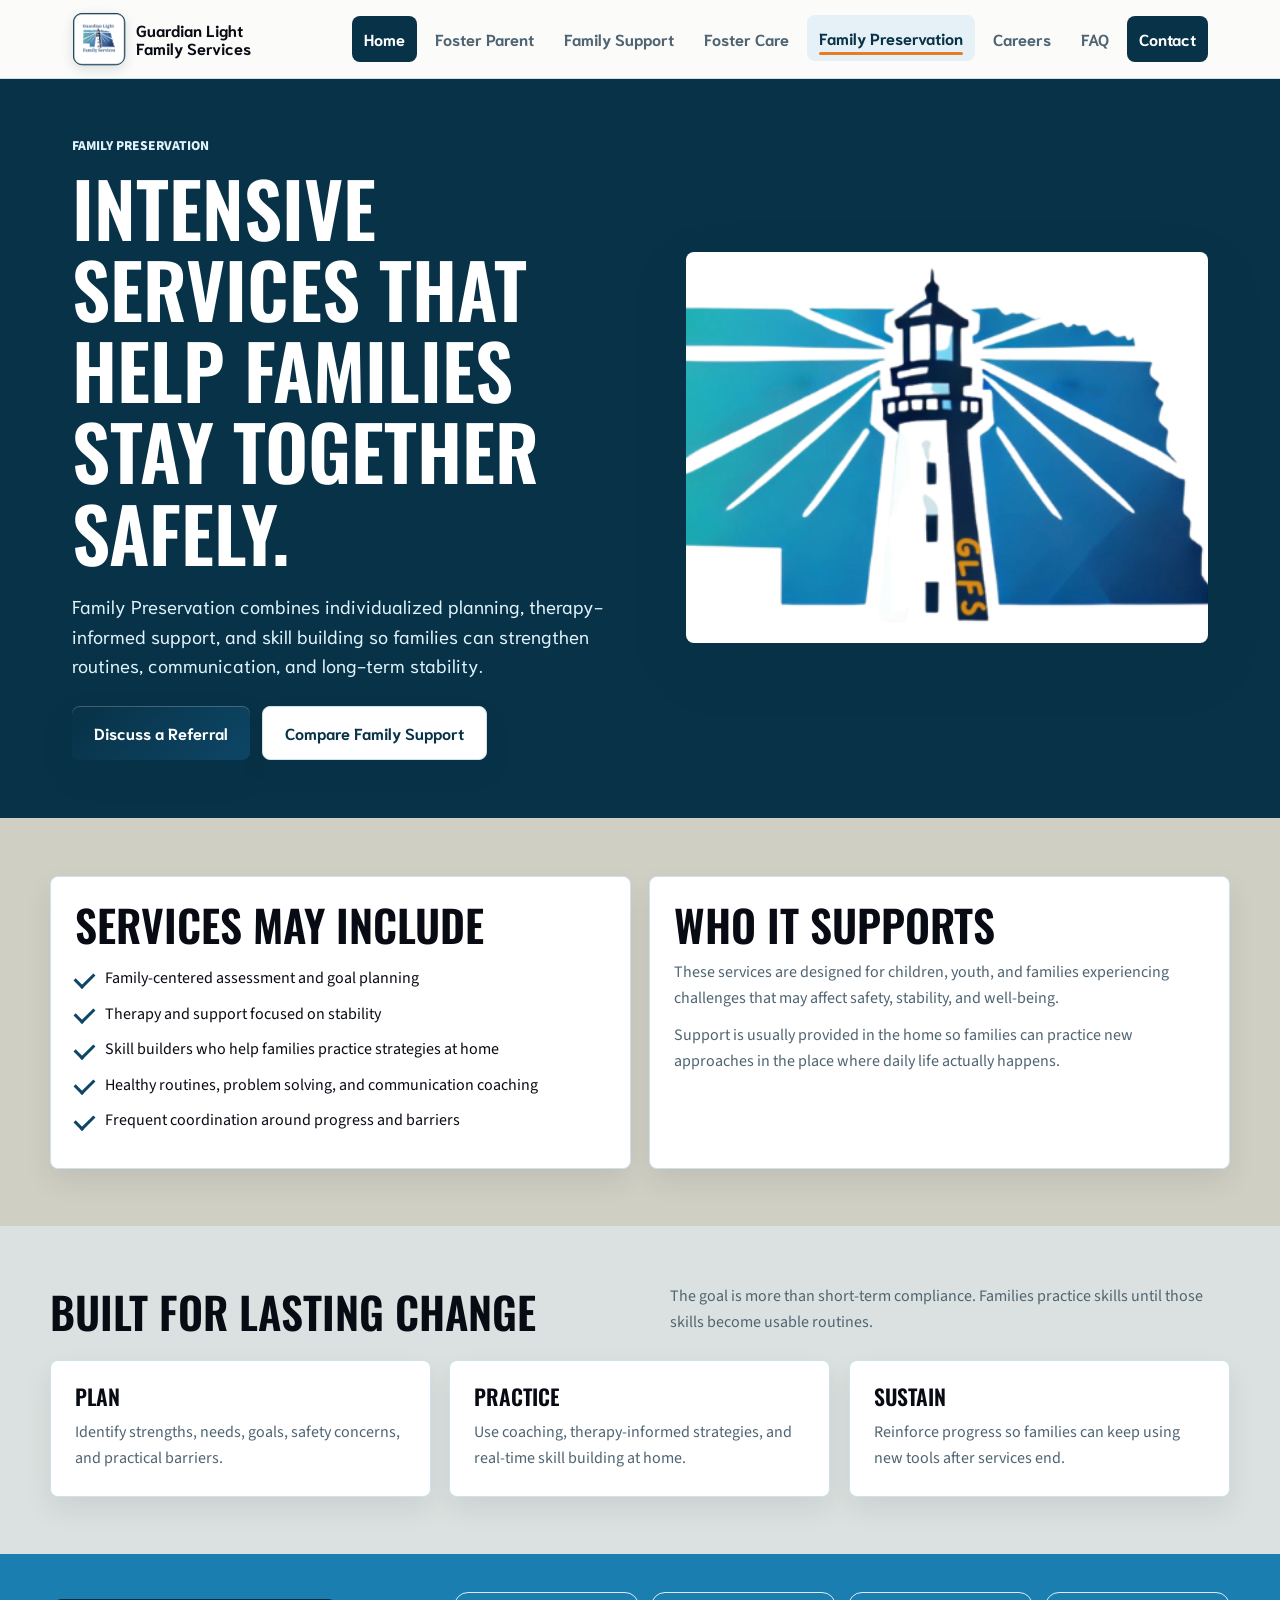
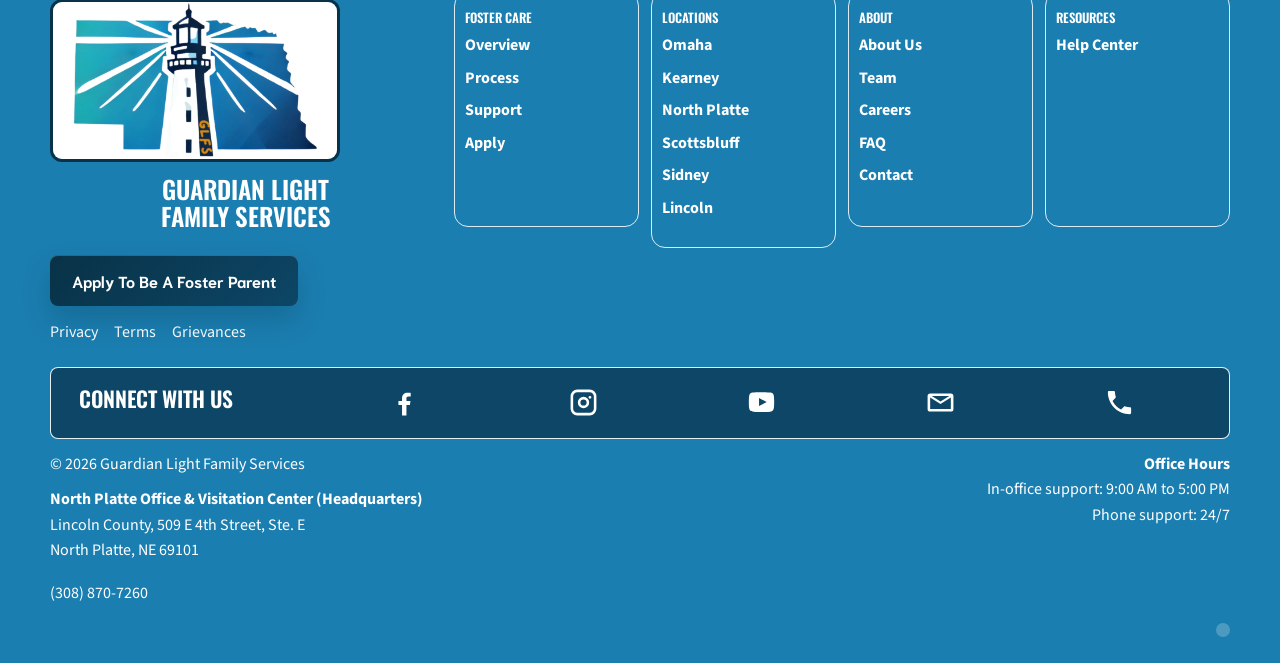
<file: family-preservation.html>
<!doctype html>
<html lang="en">
<head>
  <meta charset="utf-8">
  <meta name="viewport" content="width=device-width, initial-scale=1">
  <title>Family Preservation | Guardian Light Family Services</title>
  <link rel="icon" type="image/png" href="assets/favicon-rounded.png">
  <link rel="apple-touch-icon" href="assets/favicon-rounded.png">
  <link rel="stylesheet" href="styles.css">
</head>
<body>
  <div class="page-loader" aria-label="Loading Guardian Light Family Services">
    <div class="loader-card">
      <img src="assets/logo.jpg" alt="Guardian Light Family Services logo">
      <div class="loader-ring" aria-hidden="true"></div>
    </div>
  </div>
  <header class="site-header"><nav class="nav" aria-label="Main navigation"><a class="brand" href="index.html"><img src="assets/favicon-rounded.png" alt="Guardian Light Family Services logo"><span>Guardian Light Family Services</span></a><button class="nav-toggle" type="button" aria-label="Open navigation" aria-expanded="false"><span></span><span></span><span></span></button><div class="nav-links">
        <a href="index.html">Home</a>
        <a href="become-a-foster-parent.html">Foster Parent</a>
        <a href="family-support.html">Family Support</a>
        <a href="foster-care.html">Foster Care</a>
        <a class="active" href="family-preservation.html">Family Preservation</a>
        <a href="careers.html">Careers</a>
        <a href="faq.html">FAQ</a>
        <a href="contact.html">Contact</a>
      </div></nav></header>
  <main>
    <section class="page-hero"><div class="hero"><div><p class="eyebrow">Family Preservation</p><h1>Intensive services that help families stay together safely.</h1><p class="lead">Family Preservation combines individualized planning, therapy-informed support, and skill building so families can strengthen routines, communication, and long-term stability.</p><div class="actions"><a class="button" href="contact.html">Discuss a Referral</a><a class="button secondary" href="family-support.html">Compare Family Support</a></div></div><div class="hero-image"><img src="assets/community.png" alt="Family and child services community photo"></div></div></section>
    <section class="section"><div class="section-inner grid two"><article class="card"><h2>Services may include</h2><ul class="check-list"><li>Family-centered assessment and goal planning</li><li>Therapy and support focused on stability</li><li>Skill builders who help families practice strategies at home</li><li>Healthy routines, problem solving, and communication coaching</li><li>Frequent coordination around progress and barriers</li></ul></article><article class="card"><h2>Who it supports</h2><p>These services are designed for children, youth, and families experiencing challenges that may affect safety, stability, and well-being.</p><p>Support is usually provided in the home so families can practice new approaches in the place where daily life actually happens.</p></article></div></section>
    <section class="section alt"><div class="section-inner"><div class="section-head"><h2>Built for lasting change</h2><p>The goal is more than short-term compliance. Families practice skills until those skills become usable routines.</p></div><div class="grid three"><article class="card"><h3>Plan</h3><p>Identify strengths, needs, goals, safety concerns, and practical barriers.</p></article><article class="card"><h3>Practice</h3><p>Use coaching, therapy-informed strategies, and real-time skill building at home.</p></article><article class="card"><h3>Sustain</h3><p>Reinforce progress so families can keep using new tools after services end.</p></article></div></div></section>
  </main>  <footer class="footer site-footer">
    <div class="footer-shell">
      <div class="footer-top">
        <a class="footer-brand" href="index.html" aria-label="Guardian Light Family Services home">
          <img src="assets/community.png" alt="Guardian Light Family Services lighthouse graphic">
          <h3>Guardian Light<br>Family Services</h3>
        </a>
        <nav class="footer-column" aria-label="Foster care footer links">
          <h3>Foster care</h3>
          <a href="foster-care.html">Overview</a>
          <a href="become-a-foster-parent.html">Process</a>
          <a href="family-support.html">Support</a>
          <a href="become-a-foster-parent.html">Apply</a>
        </nav>
        <nav class="footer-column" aria-label="Locations footer links">
          <h3>Locations</h3>
          <a href="contact.html">Omaha</a>
          <a href="contact.html">Kearney</a>
          <a href="contact.html">North Platte</a>
          <a href="contact.html">Scottsbluff</a>
          <a href="contact.html">Sidney</a>
          <a href="contact.html">Lincoln</a>
        </nav>
        <nav class="footer-column" aria-label="About footer links">
          <h3>About</h3>
          <a href="index.html">About Us</a>
          <a href="careers.html">Team</a>
          <a href="careers.html">Careers</a>
          <a href="faq.html">FAQ</a>
          <a href="contact.html">Contact</a>
        </nav>
        <nav class="footer-column" aria-label="Resources footer links">
          <h3>Resources</h3>
          <a href="faq.html">Help Center</a>
        </nav>
      </div>

      <a class="button footer-apply" href="become-a-foster-parent.html">Apply To Be A Foster Parent</a>

      <div class="footer-legal">
        <a href="privacy-policy.html">Privacy</a>
        <a href="terms-of-service.html">Terms</a>
        <a href="https://cdn.prod.website-files.com/693af3915e315e939e7f7021/6966bc17dcac156622af1355_Client-Grievance-Policy.pdf" target="_blank" rel="noopener">Grievances</a>
      </div>

      <div class="connect-card" aria-label="Connect with Guardian Light Family Services">
        <h3>Connect With Us</h3>
        <a class="social-link" href="https://www.facebook.com/GLFSNEBRASKA/" target="_blank" rel="noopener" aria-label="Facebook">
          <svg viewBox="0 0 24 24" aria-hidden="true"><path d="M13.5 22v-8h2.7l.4-3.1h-3.1v-2c0-.9.3-1.5 1.6-1.5h1.7V4.6c-.3 0-1.3-.1-2.5-.1-2.5 0-4.2 1.5-4.2 4.3v2.1H7.3V14h2.8v8h3.4Z" fill="currentColor"/></svg>
        </a>
        <a class="social-link" href="https://www.instagram.com/glfs_nebraska/" target="_blank" rel="noopener" aria-label="Instagram">
          <svg viewBox="0 0 24 24" aria-hidden="true"><path d="M7.2 2h9.6A5.2 5.2 0 0 1 22 7.2v9.6a5.2 5.2 0 0 1-5.2 5.2H7.2A5.2 5.2 0 0 1 2 16.8V7.2A5.2 5.2 0 0 1 7.2 2Zm0 2A3.2 3.2 0 0 0 4 7.2v9.6A3.2 3.2 0 0 0 7.2 20h9.6a3.2 3.2 0 0 0 3.2-3.2V7.2A3.2 3.2 0 0 0 16.8 4H7.2Zm4.8 3.6a4.4 4.4 0 1 1 0 8.8 4.4 4.4 0 0 1 0-8.8Zm0 2a2.4 2.4 0 1 0 0 4.8 2.4 2.4 0 0 0 0-4.8Zm5-2.7a1.1 1.1 0 1 1 0 2.2 1.1 1.1 0 0 1 0-2.2Z" fill="currentColor"/></svg>
        </a>
        <a class="social-link" href="https://www.youtube.com/channel/UCqbiMLyjFVK9oGu2TPlwIgg" target="_blank" rel="noopener" aria-label="YouTube">
          <svg viewBox="0 0 24 24" aria-hidden="true"><path d="M21.6 7.2s-.2-1.5-.8-2.1c-.8-.8-1.7-.8-2.1-.9C15.8 4 12 4 12 4s-3.8 0-6.7.2c-.4.1-1.3.1-2.1.9-.6.6-.8 2.1-.8 2.1S2.2 9 2.2 10.8v1.7c0 1.8.2 3.6.2 3.6s.2 1.5.8 2.1c.8.8 1.9.8 2.4.9 1.7.2 6.4.2 6.4.2s3.8 0 6.7-.2c.4-.1 1.3-.1 2.1-.9.6-.6.8-2.1.8-2.1s.2-1.8.2-3.6v-1.7c0-1.8-.2-3.6-.2-3.6ZM10.1 14.8V8.5l5.9 3.2-5.9 3.1Z" fill="currentColor"/></svg>
        </a>
        <a class="social-link" href="mailto:contactus@guardian-light.com?subject=Question%20for%20Guardian%20Light%20Family%20Services" aria-label="Email Guardian Light">
          <svg viewBox="0 0 24 24" aria-hidden="true"><path d="M4 5h16a2 2 0 0 1 2 2v10a2 2 0 0 1-2 2H4a2 2 0 0 1-2-2V7a2 2 0 0 1 2-2Zm0 3.1V17h16V8.1l-8 5-8-5Zm1.2-1.1 6.8 4.3L18.8 7H5.2Z" fill="currentColor"/></svg>
        </a>
        <a class="social-link" href="tel:+13088707260" aria-label="Call Guardian Light">
          <svg viewBox="0 0 24 24" aria-hidden="true"><path d="M6.6 10.8a15.5 15.5 0 0 0 6.6 6.6l2.2-2.2c.3-.3.7-.4 1.1-.2 1.1.4 2.3.6 3.5.6.6 0 1 .4 1 1V20c0 .6-.4 1-1 1C10.6 21 3 13.4 3 4c0-.6.4-1 1-1h3.5c.6 0 1 .4 1 1 0 1.2.2 2.4.6 3.5.1.4 0 .8-.3 1.1l-2.2 2.2Z" fill="currentColor"/></svg>
        </a>
      </div>

      <div class="footer-bottom-text">
        <p>&copy; 2026 Guardian Light Family Services</p>
        <p><strong>North Platte Office &amp; Visitation Center (Headquarters)</strong><br>Lincoln County, 509 E 4th Street, Ste. E<br>North Platte, NE 69101</p>
        <p><a href="tel:+13088707260">(308) 870-7260</a></p>
        <p class="footer-hours"><strong>Office Hours</strong><br>In-office support: 9:00 AM to 5:00 PM<br>Phone support: 24/7</p>
        <button class="creator-egg" type="button" aria-label="Site credit">.</button>
      </div>
    </div>
  </footer>
  <script src="script.js"></script>
</body>
</html>
</file>
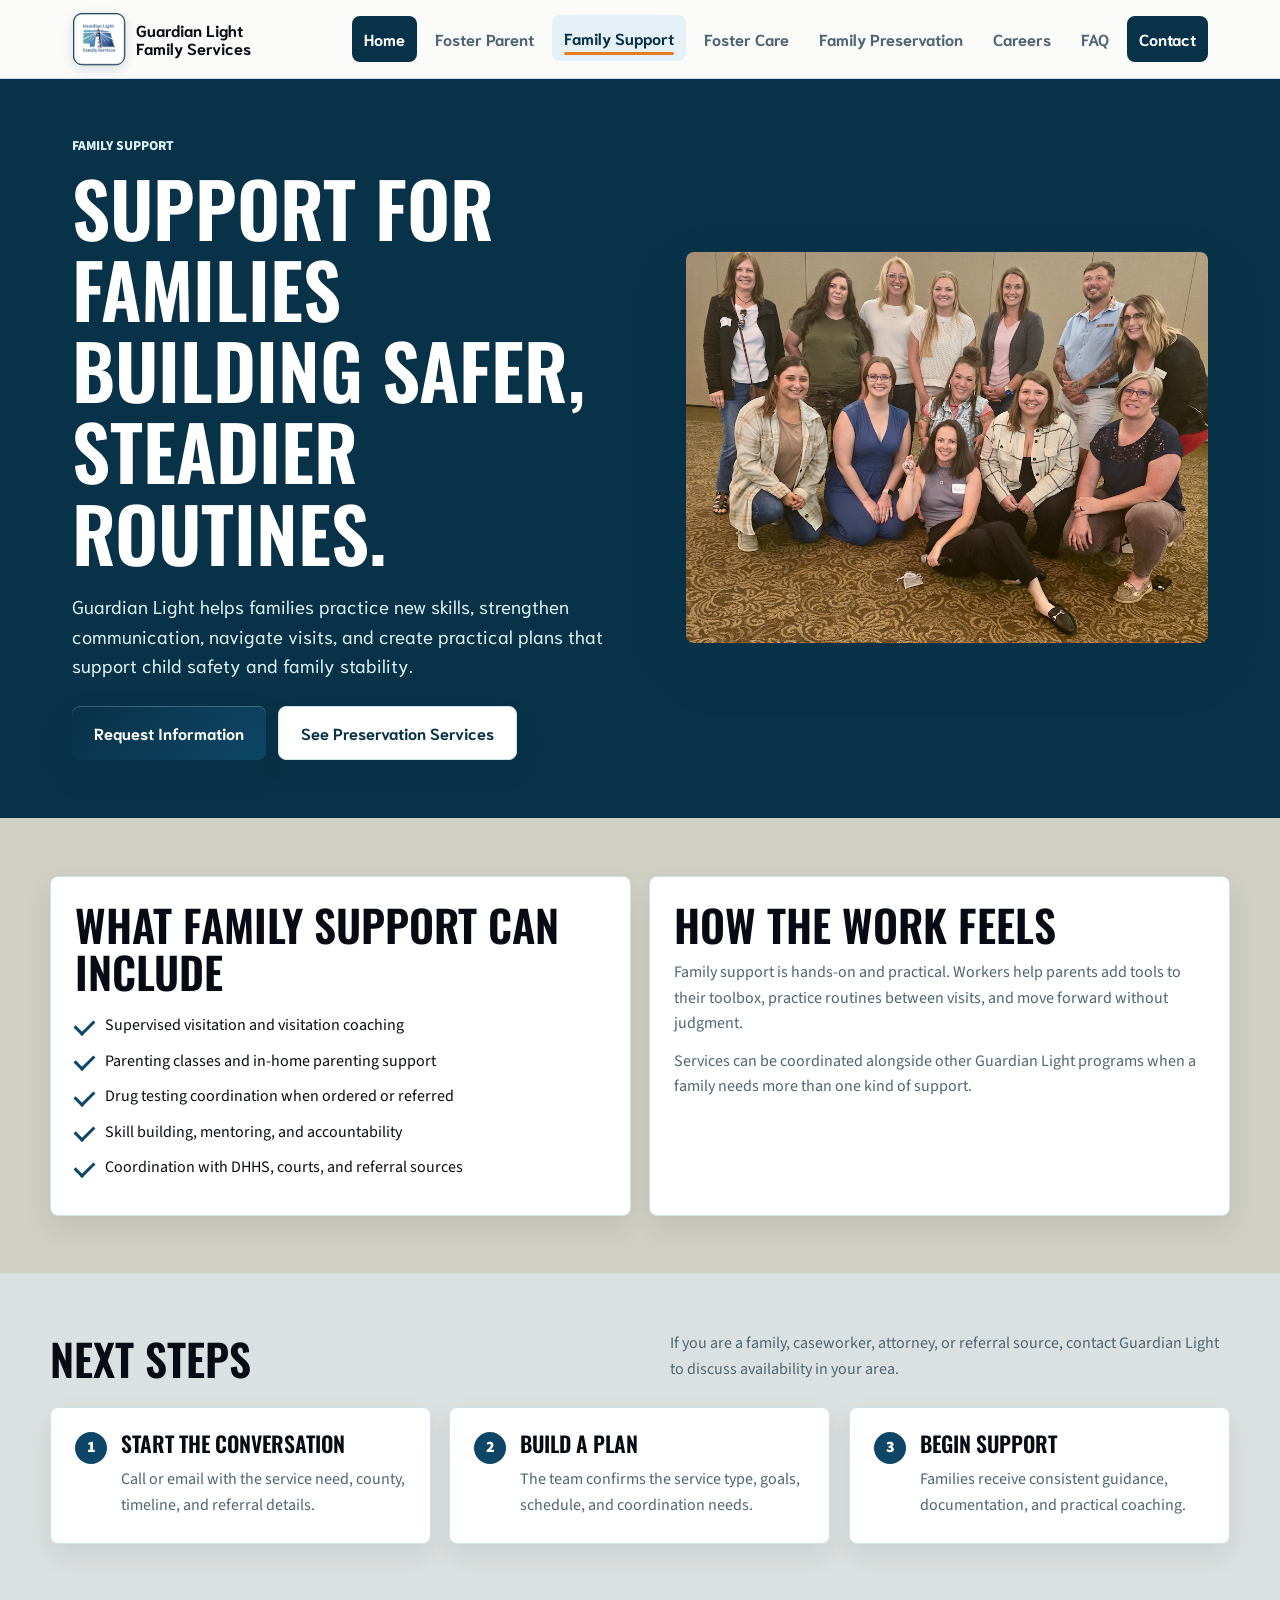
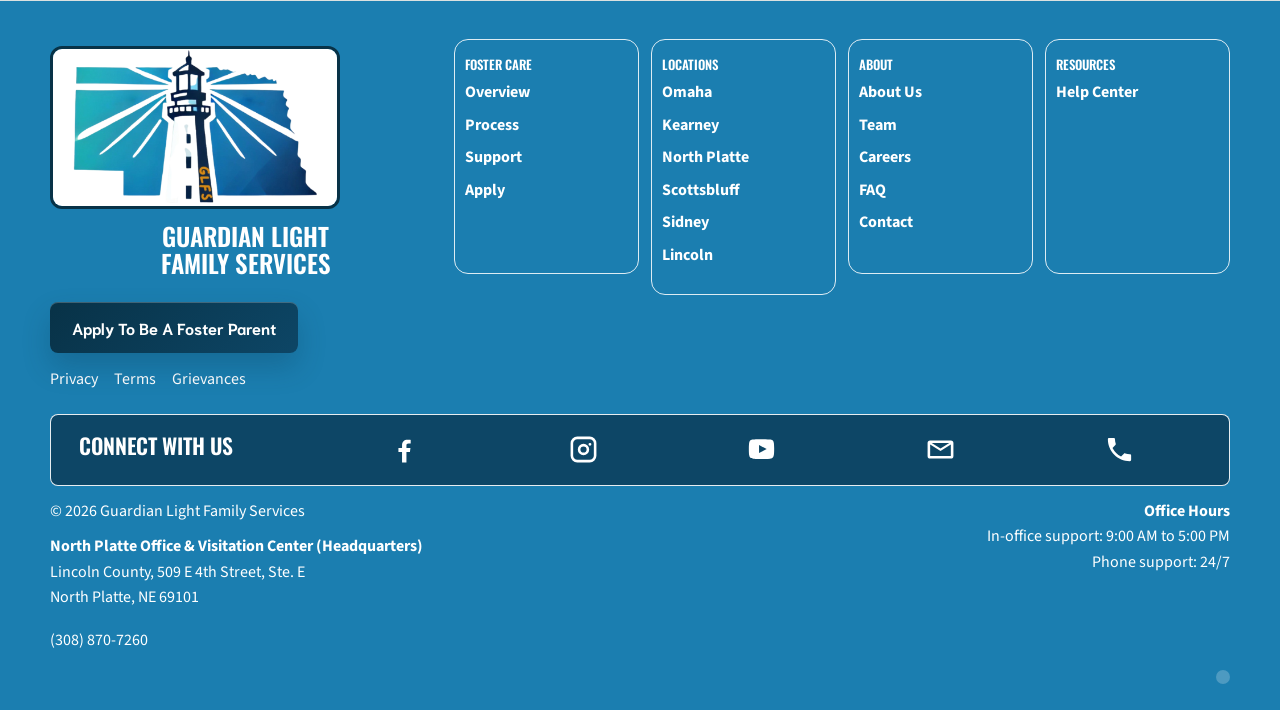
<file: family-support.html>
<!doctype html>
<html lang="en">
<head>
  <meta charset="utf-8">
  <meta name="viewport" content="width=device-width, initial-scale=1">
  <title>Family Support | Guardian Light Family Services</title>
  <link rel="icon" type="image/png" href="assets/favicon-rounded.png">
  <link rel="apple-touch-icon" href="assets/favicon-rounded.png">
  <link rel="stylesheet" href="styles.css">
</head>
<body>
  <div class="page-loader" aria-label="Loading Guardian Light Family Services">
    <div class="loader-card">
      <img src="assets/logo.jpg" alt="Guardian Light Family Services logo">
      <div class="loader-ring" aria-hidden="true"></div>
    </div>
  </div>
  <header class="site-header">
    <nav class="nav" aria-label="Main navigation">
      <a class="brand" href="index.html"><img src="assets/favicon-rounded.png" alt="Guardian Light Family Services logo"><span>Guardian Light Family Services</span></a>
      <button class="nav-toggle" type="button" aria-label="Open navigation" aria-expanded="false"><span></span><span></span><span></span></button>
      <div class="nav-links">
        <a href="index.html">Home</a>
        <a href="become-a-foster-parent.html">Foster Parent</a>
        <a class="active" href="family-support.html">Family Support</a>
        <a href="foster-care.html">Foster Care</a>
        <a href="family-preservation.html">Family Preservation</a>
        <a href="careers.html">Careers</a>
        <a href="faq.html">FAQ</a>
        <a href="contact.html">Contact</a>
      </div>
    </nav>
  </header>
  <main>
    <section class="page-hero">
      <div class="hero">
        <div>
          <p class="eyebrow">Family Support</p>
          <h1>Support for families building safer, steadier routines.</h1>
          <p class="lead">Guardian Light helps families practice new skills, strengthen communication, navigate visits, and create practical plans that support child safety and family stability.</p>
          <div class="actions"><a class="button" href="contact.html">Request Information</a><a class="button secondary" href="family-preservation.html">See Preservation Services</a></div>
        </div>
        <div class="hero-image"><img src="assets/staff-photo.png" alt="Guardian Light family support staff member"></div>
      </div>
    </section>
    <section class="section">
      <div class="section-inner grid two">
        <article class="card">
          <h2>What family support can include</h2>
          <ul class="check-list">
            <li>Supervised visitation and visitation coaching</li>
            <li>Parenting classes and in-home parenting support</li>
            <li>Drug testing coordination when ordered or referred</li>
            <li>Skill building, mentoring, and accountability</li>
            <li>Coordination with DHHS, courts, and referral sources</li>
          </ul>
        </article>
        <article class="card">
          <h2>How the work feels</h2>
          <p>Family support is hands-on and practical. Workers help parents add tools to their toolbox, practice routines between visits, and move forward without judgment.</p>
          <p>Services can be coordinated alongside other Guardian Light programs when a family needs more than one kind of support.</p>
        </article>
      </div>
    </section>
    <section class="section alt">
      <div class="section-inner">
        <div class="section-head"><h2>Next steps</h2><p>If you are a family, caseworker, attorney, or referral source, contact Guardian Light to discuss availability in your area.</p></div>
        <div class="grid three steps">
          <article class="card step"><h3>Start the conversation</h3><p>Call or email with the service need, county, timeline, and referral details.</p></article>
          <article class="card step"><h3>Build a plan</h3><p>The team confirms the service type, goals, schedule, and coordination needs.</p></article>
          <article class="card step"><h3>Begin support</h3><p>Families receive consistent guidance, documentation, and practical coaching.</p></article>
        </div>
      </div>
    </section>
  </main>  <footer class="footer site-footer">
    <div class="footer-shell">
      <div class="footer-top">
        <a class="footer-brand" href="index.html" aria-label="Guardian Light Family Services home">
          <img src="assets/community.png" alt="Guardian Light Family Services lighthouse graphic">
          <h3>Guardian Light<br>Family Services</h3>
        </a>
        <nav class="footer-column" aria-label="Foster care footer links">
          <h3>Foster care</h3>
          <a href="foster-care.html">Overview</a>
          <a href="become-a-foster-parent.html">Process</a>
          <a href="family-support.html">Support</a>
          <a href="become-a-foster-parent.html">Apply</a>
        </nav>
        <nav class="footer-column" aria-label="Locations footer links">
          <h3>Locations</h3>
          <a href="contact.html">Omaha</a>
          <a href="contact.html">Kearney</a>
          <a href="contact.html">North Platte</a>
          <a href="contact.html">Scottsbluff</a>
          <a href="contact.html">Sidney</a>
          <a href="contact.html">Lincoln</a>
        </nav>
        <nav class="footer-column" aria-label="About footer links">
          <h3>About</h3>
          <a href="index.html">About Us</a>
          <a href="careers.html">Team</a>
          <a href="careers.html">Careers</a>
          <a href="faq.html">FAQ</a>
          <a href="contact.html">Contact</a>
        </nav>
        <nav class="footer-column" aria-label="Resources footer links">
          <h3>Resources</h3>
          <a href="faq.html">Help Center</a>
        </nav>
      </div>

      <a class="button footer-apply" href="become-a-foster-parent.html">Apply To Be A Foster Parent</a>

      <div class="footer-legal">
        <a href="privacy-policy.html">Privacy</a>
        <a href="terms-of-service.html">Terms</a>
        <a href="https://cdn.prod.website-files.com/693af3915e315e939e7f7021/6966bc17dcac156622af1355_Client-Grievance-Policy.pdf" target="_blank" rel="noopener">Grievances</a>
      </div>

      <div class="connect-card" aria-label="Connect with Guardian Light Family Services">
        <h3>Connect With Us</h3>
        <a class="social-link" href="https://www.facebook.com/GLFSNEBRASKA/" target="_blank" rel="noopener" aria-label="Facebook">
          <svg viewBox="0 0 24 24" aria-hidden="true"><path d="M13.5 22v-8h2.7l.4-3.1h-3.1v-2c0-.9.3-1.5 1.6-1.5h1.7V4.6c-.3 0-1.3-.1-2.5-.1-2.5 0-4.2 1.5-4.2 4.3v2.1H7.3V14h2.8v8h3.4Z" fill="currentColor"/></svg>
        </a>
        <a class="social-link" href="https://www.instagram.com/glfs_nebraska/" target="_blank" rel="noopener" aria-label="Instagram">
          <svg viewBox="0 0 24 24" aria-hidden="true"><path d="M7.2 2h9.6A5.2 5.2 0 0 1 22 7.2v9.6a5.2 5.2 0 0 1-5.2 5.2H7.2A5.2 5.2 0 0 1 2 16.8V7.2A5.2 5.2 0 0 1 7.2 2Zm0 2A3.2 3.2 0 0 0 4 7.2v9.6A3.2 3.2 0 0 0 7.2 20h9.6a3.2 3.2 0 0 0 3.2-3.2V7.2A3.2 3.2 0 0 0 16.8 4H7.2Zm4.8 3.6a4.4 4.4 0 1 1 0 8.8 4.4 4.4 0 0 1 0-8.8Zm0 2a2.4 2.4 0 1 0 0 4.8 2.4 2.4 0 0 0 0-4.8Zm5-2.7a1.1 1.1 0 1 1 0 2.2 1.1 1.1 0 0 1 0-2.2Z" fill="currentColor"/></svg>
        </a>
        <a class="social-link" href="https://www.youtube.com/channel/UCqbiMLyjFVK9oGu2TPlwIgg" target="_blank" rel="noopener" aria-label="YouTube">
          <svg viewBox="0 0 24 24" aria-hidden="true"><path d="M21.6 7.2s-.2-1.5-.8-2.1c-.8-.8-1.7-.8-2.1-.9C15.8 4 12 4 12 4s-3.8 0-6.7.2c-.4.1-1.3.1-2.1.9-.6.6-.8 2.1-.8 2.1S2.2 9 2.2 10.8v1.7c0 1.8.2 3.6.2 3.6s.2 1.5.8 2.1c.8.8 1.9.8 2.4.9 1.7.2 6.4.2 6.4.2s3.8 0 6.7-.2c.4-.1 1.3-.1 2.1-.9.6-.6.8-2.1.8-2.1s.2-1.8.2-3.6v-1.7c0-1.8-.2-3.6-.2-3.6ZM10.1 14.8V8.5l5.9 3.2-5.9 3.1Z" fill="currentColor"/></svg>
        </a>
        <a class="social-link" href="mailto:contactus@guardian-light.com?subject=Question%20for%20Guardian%20Light%20Family%20Services" aria-label="Email Guardian Light">
          <svg viewBox="0 0 24 24" aria-hidden="true"><path d="M4 5h16a2 2 0 0 1 2 2v10a2 2 0 0 1-2 2H4a2 2 0 0 1-2-2V7a2 2 0 0 1 2-2Zm0 3.1V17h16V8.1l-8 5-8-5Zm1.2-1.1 6.8 4.3L18.8 7H5.2Z" fill="currentColor"/></svg>
        </a>
        <a class="social-link" href="tel:+13088707260" aria-label="Call Guardian Light">
          <svg viewBox="0 0 24 24" aria-hidden="true"><path d="M6.6 10.8a15.5 15.5 0 0 0 6.6 6.6l2.2-2.2c.3-.3.7-.4 1.1-.2 1.1.4 2.3.6 3.5.6.6 0 1 .4 1 1V20c0 .6-.4 1-1 1C10.6 21 3 13.4 3 4c0-.6.4-1 1-1h3.5c.6 0 1 .4 1 1 0 1.2.2 2.4.6 3.5.1.4 0 .8-.3 1.1l-2.2 2.2Z" fill="currentColor"/></svg>
        </a>
      </div>

      <div class="footer-bottom-text">
        <p>&copy; 2026 Guardian Light Family Services</p>
        <p><strong>North Platte Office &amp; Visitation Center (Headquarters)</strong><br>Lincoln County, 509 E 4th Street, Ste. E<br>North Platte, NE 69101</p>
        <p><a href="tel:+13088707260">(308) 870-7260</a></p>
        <p class="footer-hours"><strong>Office Hours</strong><br>In-office support: 9:00 AM to 5:00 PM<br>Phone support: 24/7</p>
        <button class="creator-egg" type="button" aria-label="Site credit">.</button>
      </div>
    </div>
  </footer>
  <script src="script.js"></script>
</body>
</html>
</file>
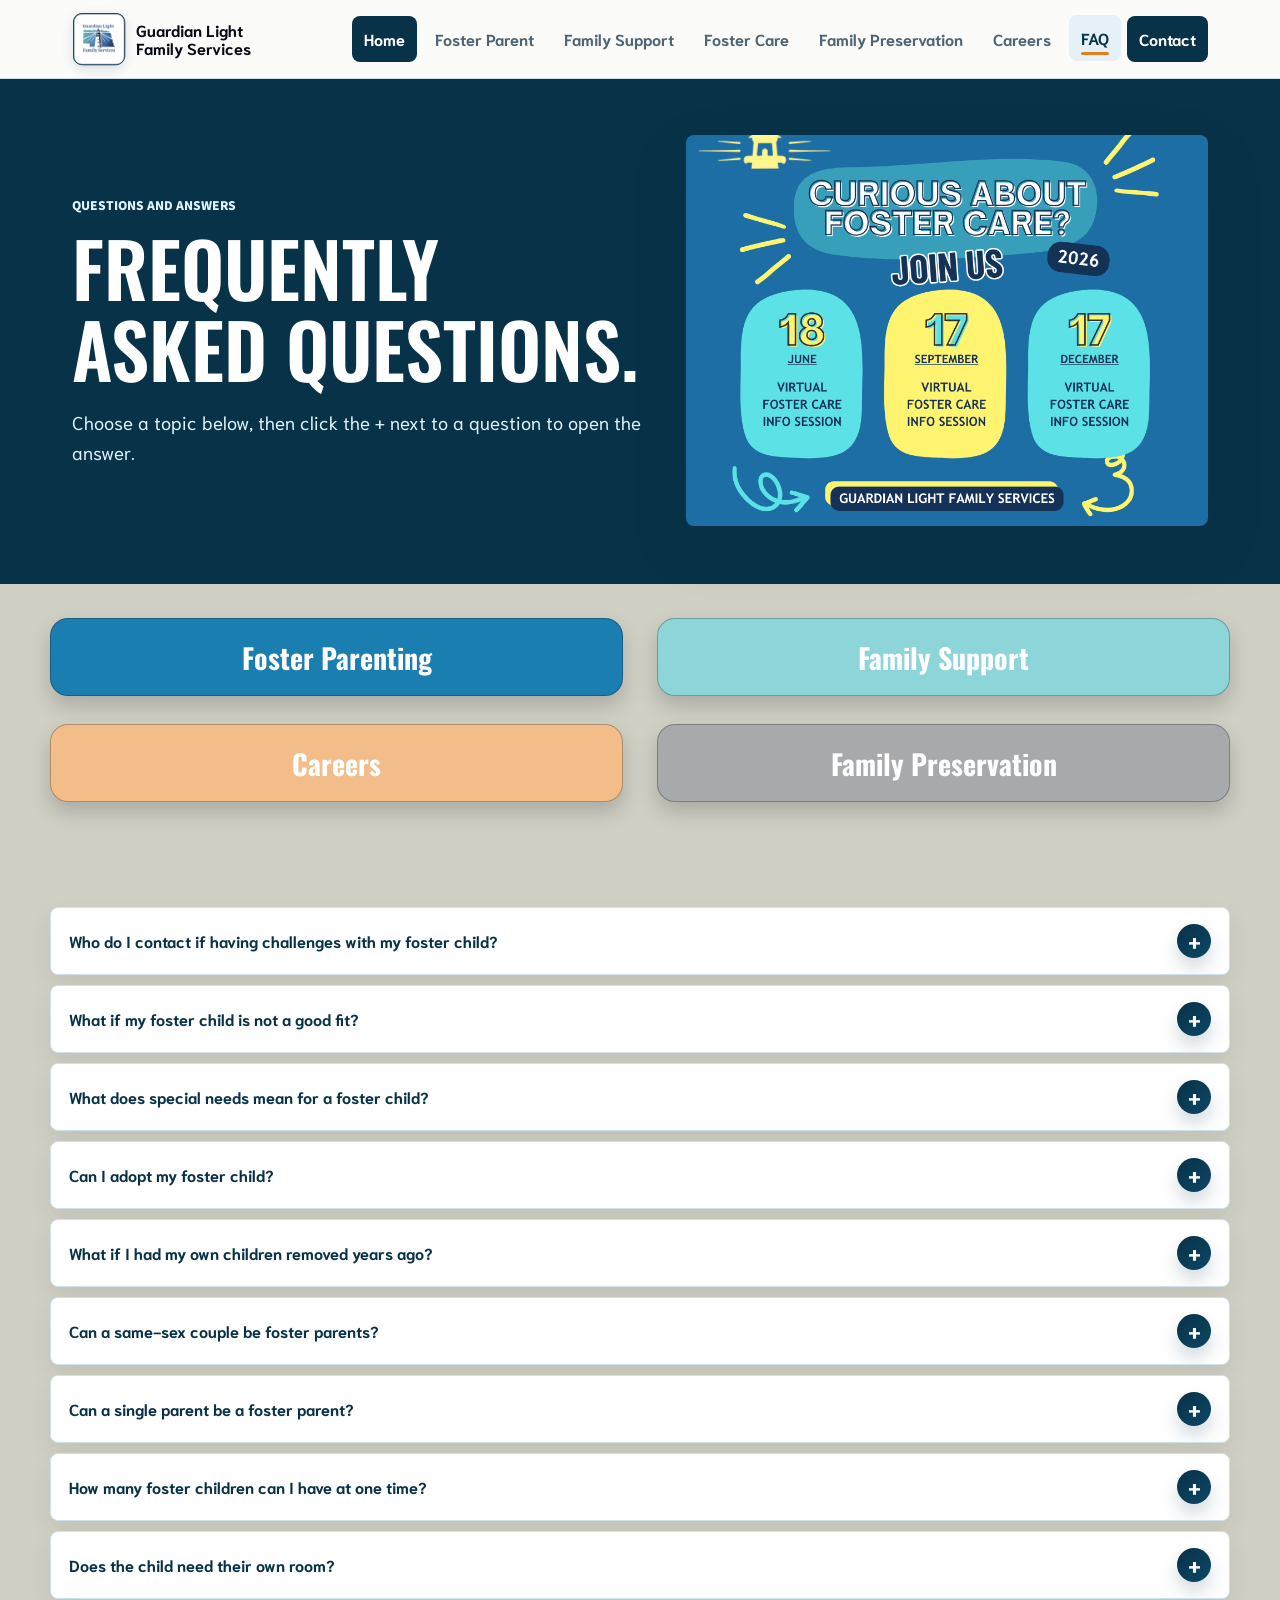
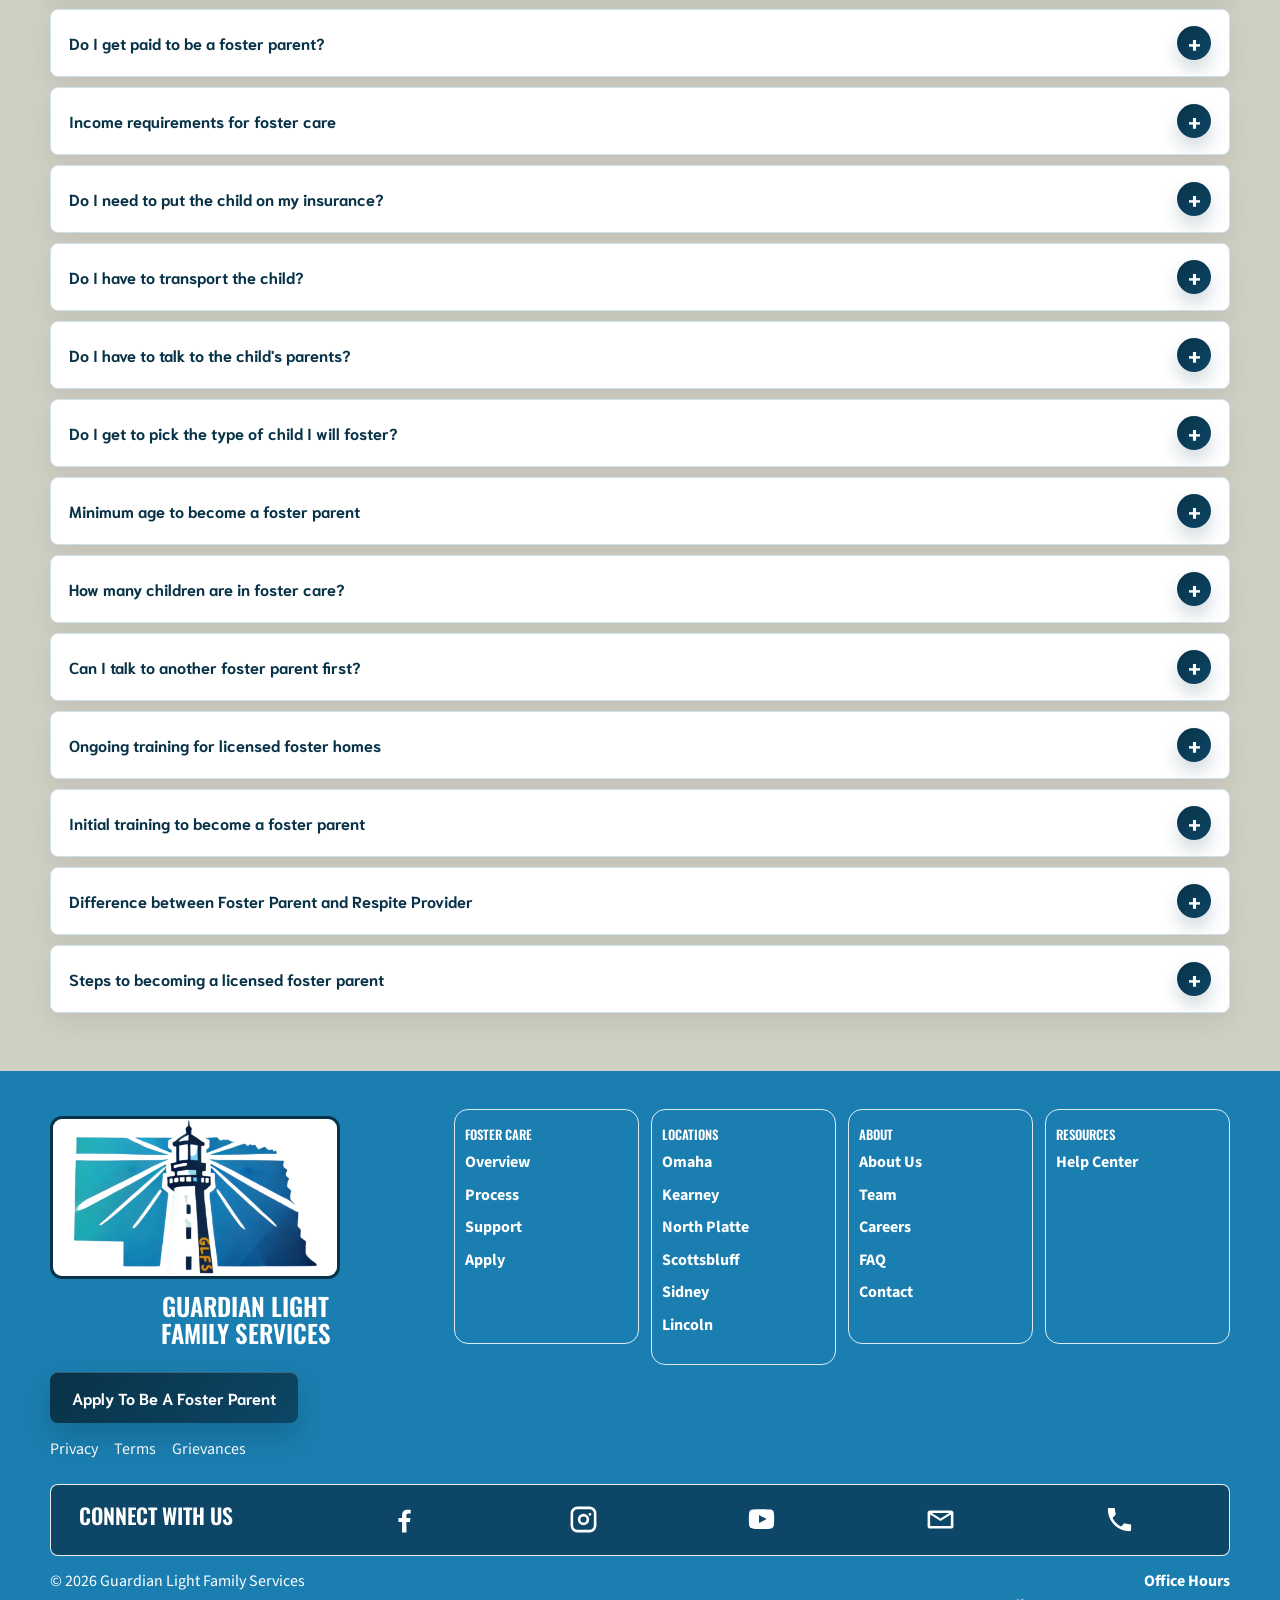
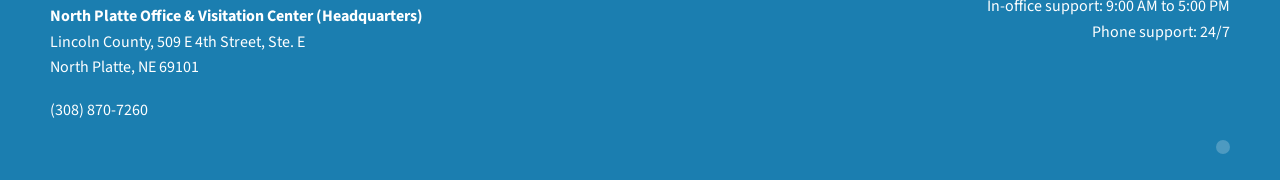
<file: faq.html>
<!doctype html>
<html lang="en">
<head>
  <meta charset="utf-8">
  <meta name="viewport" content="width=device-width, initial-scale=1">
  <title>FAQ | Guardian Light Family Services</title>
  <link rel="icon" type="image/png" href="assets/favicon-rounded.png">
  <link rel="apple-touch-icon" href="assets/favicon-rounded.png">
  <link rel="stylesheet" href="styles.css">
</head>
<body>
  <div class="page-loader" aria-label="Loading Guardian Light Family Services">
    <div class="loader-card">
      <img src="assets/logo.jpg" alt="Guardian Light Family Services logo">
      <div class="loader-ring" aria-hidden="true"></div>
    </div>
  </div>
  <header class="site-header">
    <nav class="nav" aria-label="Main navigation">
      <a class="brand" href="index.html"><img src="assets/favicon-rounded.png" alt="Guardian Light Family Services logo"><span>Guardian Light Family Services</span></a>
      <button class="nav-toggle" type="button" aria-label="Open navigation" aria-expanded="false"><span></span><span></span><span></span></button>
      <div class="nav-links">
        <a href="index.html">Home</a>
        <a href="become-a-foster-parent.html">Foster Parent</a>
        <a href="family-support.html">Family Support</a>
        <a href="foster-care.html">Foster Care</a>
        <a href="family-preservation.html">Family Preservation</a>
        <a href="careers.html">Careers</a>
        <a class="active" href="faq.html">FAQ</a>
        <a href="contact.html">Contact</a>
      </div>
    </nav>
  </header>

  <main>
    <section class="page-hero">
      <div class="hero">
        <div>
          <p class="eyebrow">Questions and answers</p>
          <h1>Frequently asked questions.</h1>
          <p class="lead">Choose a topic below, then click the + next to a question to open the answer.</p>
        </div>
        <div class="hero-image">
          <img src="assets/foster-qa.png" alt="Foster care question and answer graphic">
        </div>
      </div>
    </section>

    <section class="section faq-page-section">
      <div class="section-inner">
        <div class="faq-tabs" role="tablist" aria-label="FAQ categories">
          <button class="faq-tab foster active" type="button" data-faq-target="foster-parenting" aria-controls="foster-parenting" aria-selected="true">Foster Parenting</button>
          <button class="faq-tab support" type="button" data-faq-target="family-support-faq" aria-controls="family-support-faq" aria-selected="false">Family Support</button>
          <button class="faq-tab careers" type="button" data-faq-target="careers-faq" aria-controls="careers-faq" aria-selected="false">Careers</button>
          <button class="faq-tab preservation" type="button" data-faq-target="family-preservation-faq" aria-controls="family-preservation-faq" aria-selected="false">Family Preservation</button>
        </div>

        <section class="faq-panel active" id="foster-parenting" data-faq-panel>
          <div class="section-head">
            <h2>Foster Parenting</h2>
            <p>Click the + next to a question to open the answer.</p>
          </div>
          <div class="faq-list">
            <details class="faq-item"><summary><span>Who do I contact if having challenges with my foster child?</span><span class="faq-plus" aria-hidden="true"></span></summary><div class="faq-answer"><p>Contact your assigned GLFS Foster Care Specialist.</p></div></details>
            <details class="faq-item"><summary><span>What if my foster child is not a good fit?</span><span class="faq-plus" aria-hidden="true"></span></summary><div class="faq-answer"><p>Sometimes it takes time for a child/youth to adjust to a new home. They have lost everything in their lives, and it is a scary time when entering foster care. When children are scared or uncomfortable, they usually do not verbalize it but rather act out by having tantrums, talking back, not listening, etc.</p><p>We ask that you be patient and reach out to your GLFS Foster Care Specialist and/or the DHHS case manager for help. If the child truly cannot adjust to your home, you are able to give a 14-day notice. This gives GLFS and the case worker 14 days to find the child a new home. There are times when an immediate removal from your home may be necessary due to safety reasons, but this does not occur often.</p></div></details>
            <details class="faq-item"><summary><span>What does special needs mean for a foster child?</span><span class="faq-plus" aria-hidden="true"></span></summary><div class="faq-answer"><p>When a child has "special needs" this could mean several things such as the child has ADHD, uses a wheelchair, has mental health issues, has tantrums, or has attachment issues. These characteristics are disclosed prior to placement when known.</p></div></details>
            <details class="faq-item"><summary><span>Can I adopt my foster child?</span><span class="faq-plus" aria-hidden="true"></span></summary><div class="faq-answer"><p>DHHS's goal is almost always reunification with the child's biological parents/caregivers; however, there are times that this is not possible and parental rights are terminated. Once termination occurs, the child is then free for adoption.</p></div></details>
            <details class="faq-item"><summary><span>What if I had my own children removed years ago?</span><span class="faq-plus" aria-hidden="true"></span></summary><div class="faq-answer"><p>To be a foster parent, you cannot be on the Child Abuse and Neglect Central Registry.</p></div></details>
            <details class="faq-item"><summary><span>Can a same-sex couple be foster parents?</span><span class="faq-plus" aria-hidden="true"></span></summary><div class="faq-answer"><p>Yes, same-sex couples can be foster parents.</p></div></details>
            <details class="faq-item"><summary><span>Can a single parent be a foster parent?</span><span class="faq-plus" aria-hidden="true"></span></summary><div class="faq-answer"><p>Yes, a single individual can be a foster parent.</p></div></details>
            <details class="faq-item"><summary><span>How many foster children can I have at one time?</span><span class="faq-plus" aria-hidden="true"></span></summary><div class="faq-answer"><p>The number of foster children one can have depends on the size of one's home. DHHS does allow exceptions for siblings to not be split.</p></div></details>
            <details class="faq-item"><summary><span>Does the child need their own room?</span><span class="faq-plus" aria-hidden="true"></span></summary><div class="faq-answer"><p>Each bedroom occupied by a foster child shall have a minimum floor space of 40 square feet per child. Each foster child shall be provided with a separate bed.</p></div></details>
            <details class="faq-item"><summary><span>Do I get paid to be a foster parent?</span><span class="faq-plus" aria-hidden="true"></span></summary><div class="faq-answer"><p>Yes. A monthly subsidy based on the age and characteristics of the child is paid to GLFS to then be passed on to you.</p></div></details>
            <details class="faq-item"><summary><span>Income requirements for foster care</span><span class="faq-plus" aria-hidden="true"></span></summary><div class="faq-answer"><p>One must be able to be financially stable enough to support the child. While the state does provide a subsidy to help support the child in your home, it sometimes can take 30 days for the first payment to go through. A budget is completed with you as part of your home study to examine your financial situation.</p></div></details>
            <details class="faq-item"><summary><span>Do I need to put the child on my insurance?</span><span class="faq-plus" aria-hidden="true"></span></summary><div class="faq-answer"><p>You are not required to put the foster child on your insurance as the child receives Medicaid through the State of Nebraska.</p></div></details>
            <details class="faq-item"><summary><span>Do I have to transport the child?</span><span class="faq-plus" aria-hidden="true"></span></summary><div class="faq-answer"><p>It is the foster parent's responsibility to transport the child to school, extracurricular activities, medical appointments, etc. Some special appointments that are over 100 miles one way are reimbursed by DHHS after the first 100 miles.</p></div></details>
            <details class="faq-item"><summary><span>Do I have to talk to the child's parents?</span><span class="faq-plus" aria-hidden="true"></span></summary><div class="faq-answer"><p>It is encouraged that foster parents reach out to the child's biological parents/caregivers to help support the foster child and to learn more about the child. Your Foster Care Specialist can assist you with how to reach out to them and what to say.</p></div></details>
            <details class="faq-item"><summary><span>Do I get to pick the type of child I will foster?</span><span class="faq-plus" aria-hidden="true"></span></summary><div class="faq-answer"><p>Every person who becomes a foster parent fills out a characteristic checklist regarding children/youth one feels comfortable providing care for, to include: gender, age ranges, medical diagnosis, and mental health diagnosis.</p></div></details>
            <details class="faq-item"><summary><span>Minimum age to become a foster parent</span><span class="faq-plus" aria-hidden="true"></span></summary><div class="faq-answer"><p>To become a foster parent you must be 21 years old.</p></div></details>
            <details class="faq-item"><summary><span>How many children are in foster care?</span><span class="faq-plus" aria-hidden="true"></span></summary><div class="faq-answer"><p>On any given day, there are nearly 443,000 children in foster care in the United States. In Nebraska there are 6,231 children in foster care; 913 of these children are waiting for adoptive families.</p></div></details>
            <details class="faq-item"><summary><span>Can I talk to another foster parent first?</span><span class="faq-plus" aria-hidden="true"></span></summary><div class="faq-answer"><p>Absolutely! You may talk to one of our Agency Supported Foster Homes that our staff support. We would be happy to put you in contact with someone who can answer your questions, so you can make a confident decision for you and your family. Contact us to request a personal phone call.</p></div></details>
            <details class="faq-item"><summary><span>Ongoing training for licensed foster homes</span><span class="faq-plus" aria-hidden="true"></span></summary><div class="faq-answer"><p>Licensed Foster Homes need 12 hours of continuing education each year per Nebraska state standards. GLFS is prepared to simplify the process by offering several options that meet your style of learning and time commitment.</p></div></details>
            <details class="faq-item"><summary><span>Initial training to become a foster parent</span><span class="faq-plus" aria-hidden="true"></span></summary><div class="faq-answer"><p>There is a 21-hour training requirement to become a licensed foster parent in Nebraska. GLFS offers in-house training that can be completed in a group setting or in an individual setting within the comfort of your own home.</p><p><strong>Note:</strong> The training is free.</p></div></details>
            <details class="faq-item"><summary><span>Difference between Foster Parent and Respite Provider</span><span class="faq-plus" aria-hidden="true"></span></summary><div class="faq-answer"><p><strong>Foster Parent:</strong> As a foster parent you agree to surround the child with a safe, healthy living environment, meet the child's basic needs, and treat the child as one of your own family members. Many times, the child has been removed from his/her parents or caregivers by the State of Nebraska due to issues surrounding abuse and neglect.</p><p><strong>Respite Provider:</strong> Welcoming a child(ren) into their family and home for a short-term stay from 3 hours up to 2 weeks. This may be due to a parent needing someone to watch his/her child while the parent goes to a job interview, or it may be due to some discord in the child's home, and everyone needs a break from one another.</p><p><em>Note: Both programs require everyone living in your home 13 years and over to complete a full criminal background check, a reference check, a home study, and training with a staff member from Guardian Light Family Services.</em></p></div></details>
            <details class="faq-item"><summary><span>Steps to becoming a licensed foster parent</span><span class="faq-plus" aria-hidden="true"></span></summary><div class="faq-answer"><p>1. Call GLFS to discuss your reasons for wanting to pursue fostering/respite.</p><p>2. Complete/pass a background check and fingerprinting.</p><p>3. Provide a minimum of three references who can attest to your character and ability to parent children.</p><p>4. Get a health physical using a form we will provide to you for the doctor.</p><p>5. Complete all mandatory pieces of training for licensure.</p><p>6. Allow GLFS staff to complete a walk-through of your home and complete a Home Study.</p><p>7. Complete all licensure paperwork with a GLFS staff member.</p></div></details>
          </div>
        </section>

        <section class="faq-panel" id="family-support-faq" data-faq-panel>
          <div class="section-head">
            <h2>Family Support</h2>
            <p>Click the + next to a question to open the answer.</p>
          </div>
          <div class="faq-list">
            <details class="faq-item"><summary><span>Does GLFS provide family support services statewide?</span><span class="faq-plus" aria-hidden="true"></span></summary><div class="faq-answer"><p>Yes. Guardian Light serves all 93 Nebraska counties from offices in Scottsbluff, Sidney, North Platte, Kearney, Lincoln, and Omaha. No matter where you are in Nebraska, from the Panhandle to the Missouri River, a Guardian Light family support worker can be assigned to your case.</p></div></details>
            <details class="faq-item"><summary><span>How do families access GLFS family support services?</span><span class="faq-plus" aria-hidden="true"></span></summary><div class="faq-answer"><p>Family support services through Guardian Light are typically referred by DHHS or ordered by a court as part of a family's case plan. If you are a biological parent whose case plan includes Guardian Light services, your caseworker will coordinate the referral. If you are a referral source or judge, contact your nearest Guardian Light office directly to discuss service availability.</p></div></details>
            <details class="faq-item"><summary><span>Can GLFS provide multiple services for the same family?</span><span class="faq-plus" aria-hidden="true"></span></summary><div class="faq-answer"><p>Yes. Guardian Light can coordinate multiple services for the same family under one agency. A family may receive supervised visitation, drug testing, and parenting classes simultaneously through GLFS, simplifying coordination for DHHS, judges, and the family itself.</p></div></details>
            <details class="faq-item"><summary><span>What are Guardian Light's office and phone hours?</span><span class="faq-plus" aria-hidden="true"></span></summary><div class="faq-answer"><p>In-office support is available from 9:00 AM to 5:00 PM. Phone support is available 24/7 at <a href="tel:+13088707260">(308) 870-7260</a>.</p></div></details>
          </div>
        </section>

        <section class="faq-panel" id="careers-faq" data-faq-panel>
          <div class="section-head">
            <h2>Careers</h2>
            <p>Click the + next to a question to open the answer.</p>
          </div>
          <div class="faq-list">
            <details class="faq-item"><summary><span>What does professional development look like at GLFS?</span><span class="faq-plus" aria-hidden="true"></span></summary><div class="faq-answer"><p>Guardian Light invests heavily in employee development. All staff receive paid onboarding training, and ongoing professional development is built into the role. Foster care and family support specialists complete regular continuing education, and the agency supports tuition reimbursement for those pursuing relevant degrees or certifications.</p></div></details>
            <details class="faq-item"><summary><span>Does GLFS hire across all of Nebraska?</span><span class="faq-plus" aria-hidden="true"></span></summary><div class="faq-answer"><p>Yes. Guardian Light operates statewide with offices in Scottsbluff, Sidney, North Platte, Kearney, Lincoln, and Omaha, and serves all 93 Nebraska counties. We regularly have openings across the state, including rural areas. If you do not see a role near you, apply and note your preferred region.</p></div></details>
            <details class="faq-item"><summary><span>Do I need a degree to work at GLFS?</span><span class="faq-plus" aria-hidden="true"></span></summary><div class="faq-answer"><p>Requirements vary by role. Therapist and skill builder positions typically require relevant degrees or licensure. Other roles, including family support workers and visitation supervisors, may have different requirements. Each job posting on our careers page lists the specific qualifications needed.</p></div></details>
          </div>
        </section>

        <section class="faq-panel" id="family-preservation-faq" data-faq-panel>
          <div class="section-head">
            <h2>Family Preservation</h2>
            <p>Click the + next to a question to open the answer.</p>
          </div>
          <div class="faq-list">
            <details class="faq-item"><summary><span>What is the role of a Skill Builder?</span><span class="faq-plus" aria-hidden="true"></span></summary><div class="faq-answer"><p>Skill Builders help families put therapeutic strategies into action. They provide coaching, modeling, encouragement, accountability, and hands-on support between therapy sessions. Skill Builders help families practice new skills, build healthy routines, strengthen communication, apply problem-solving strategies, and reinforce progress made in therapy. This additional support helps families create meaningful, lasting change and increases the likelihood that new skills will continue long after services end.</p></div></details>
            <details class="faq-item"><summary><span>How often do families meet with their therapist?</span><span class="faq-plus" aria-hidden="true"></span></summary><div class="faq-answer"><p>Services are intensive and individualized based on the family's needs. Therapists work closely with families to establish goals, address barriers, and develop strategies for success.</p></div></details>
            <details class="faq-item"><summary><span>What ages do you serve?</span><span class="faq-plus" aria-hidden="true"></span></summary><div class="faq-answer"><p>Family Preservation services are designed to support children, youth, and families experiencing challenges that may impact family stability and well-being.</p></div></details>
            <details class="faq-item"><summary><span>Are services provided in the home?</span><span class="faq-plus" aria-hidden="true"></span></summary><div class="faq-answer"><p>Yes. Family Preservation services are primarily provided in the family's natural environment where challenges occur and change happens. In-home services allow families to learn and practice new skills in real time while receiving support in their everyday routines and interactions.</p></div></details>
            <details class="faq-item"><summary><span>How long do Family Preservation services last?</span><span class="faq-plus" aria-hidden="true"></span></summary><div class="faq-answer"><p>Family Preservation is designed as an intensive, short-term service that helps families build safety, stability, and lasting change. The length of services varies based on each family's unique needs and goals.</p></div></details>
          </div>
        </section>
      </div>
    </section>
  </main>  <footer class="footer site-footer">
    <div class="footer-shell">
      <div class="footer-top">
        <a class="footer-brand" href="index.html" aria-label="Guardian Light Family Services home">
          <img src="assets/community.png" alt="Guardian Light Family Services lighthouse graphic">
          <h3>Guardian Light<br>Family Services</h3>
        </a>
        <nav class="footer-column" aria-label="Foster care footer links">
          <h3>Foster care</h3>
          <a href="foster-care.html">Overview</a>
          <a href="become-a-foster-parent.html">Process</a>
          <a href="family-support.html">Support</a>
          <a href="become-a-foster-parent.html">Apply</a>
        </nav>
        <nav class="footer-column" aria-label="Locations footer links">
          <h3>Locations</h3>
          <a href="contact.html">Omaha</a>
          <a href="contact.html">Kearney</a>
          <a href="contact.html">North Platte</a>
          <a href="contact.html">Scottsbluff</a>
          <a href="contact.html">Sidney</a>
          <a href="contact.html">Lincoln</a>
        </nav>
        <nav class="footer-column" aria-label="About footer links">
          <h3>About</h3>
          <a href="index.html">About Us</a>
          <a href="careers.html">Team</a>
          <a href="careers.html">Careers</a>
          <a href="faq.html">FAQ</a>
          <a href="contact.html">Contact</a>
        </nav>
        <nav class="footer-column" aria-label="Resources footer links">
          <h3>Resources</h3>
          <a href="faq.html">Help Center</a>
        </nav>
      </div>

      <a class="button footer-apply" href="become-a-foster-parent.html">Apply To Be A Foster Parent</a>

      <div class="footer-legal">
        <a href="privacy-policy.html">Privacy</a>
        <a href="terms-of-service.html">Terms</a>
        <a href="https://cdn.prod.website-files.com/693af3915e315e939e7f7021/6966bc17dcac156622af1355_Client-Grievance-Policy.pdf" target="_blank" rel="noopener">Grievances</a>
      </div>

      <div class="connect-card" aria-label="Connect with Guardian Light Family Services">
        <h3>Connect With Us</h3>
        <a class="social-link" href="https://www.facebook.com/GLFSNEBRASKA/" target="_blank" rel="noopener" aria-label="Facebook">
          <svg viewBox="0 0 24 24" aria-hidden="true"><path d="M13.5 22v-8h2.7l.4-3.1h-3.1v-2c0-.9.3-1.5 1.6-1.5h1.7V4.6c-.3 0-1.3-.1-2.5-.1-2.5 0-4.2 1.5-4.2 4.3v2.1H7.3V14h2.8v8h3.4Z" fill="currentColor"/></svg>
        </a>
        <a class="social-link" href="https://www.instagram.com/glfs_nebraska/" target="_blank" rel="noopener" aria-label="Instagram">
          <svg viewBox="0 0 24 24" aria-hidden="true"><path d="M7.2 2h9.6A5.2 5.2 0 0 1 22 7.2v9.6a5.2 5.2 0 0 1-5.2 5.2H7.2A5.2 5.2 0 0 1 2 16.8V7.2A5.2 5.2 0 0 1 7.2 2Zm0 2A3.2 3.2 0 0 0 4 7.2v9.6A3.2 3.2 0 0 0 7.2 20h9.6a3.2 3.2 0 0 0 3.2-3.2V7.2A3.2 3.2 0 0 0 16.8 4H7.2Zm4.8 3.6a4.4 4.4 0 1 1 0 8.8 4.4 4.4 0 0 1 0-8.8Zm0 2a2.4 2.4 0 1 0 0 4.8 2.4 2.4 0 0 0 0-4.8Zm5-2.7a1.1 1.1 0 1 1 0 2.2 1.1 1.1 0 0 1 0-2.2Z" fill="currentColor"/></svg>
        </a>
        <a class="social-link" href="https://www.youtube.com/channel/UCqbiMLyjFVK9oGu2TPlwIgg" target="_blank" rel="noopener" aria-label="YouTube">
          <svg viewBox="0 0 24 24" aria-hidden="true"><path d="M21.6 7.2s-.2-1.5-.8-2.1c-.8-.8-1.7-.8-2.1-.9C15.8 4 12 4 12 4s-3.8 0-6.7.2c-.4.1-1.3.1-2.1.9-.6.6-.8 2.1-.8 2.1S2.2 9 2.2 10.8v1.7c0 1.8.2 3.6.2 3.6s.2 1.5.8 2.1c.8.8 1.9.8 2.4.9 1.7.2 6.4.2 6.4.2s3.8 0 6.7-.2c.4-.1 1.3-.1 2.1-.9.6-.6.8-2.1.8-2.1s.2-1.8.2-3.6v-1.7c0-1.8-.2-3.6-.2-3.6ZM10.1 14.8V8.5l5.9 3.2-5.9 3.1Z" fill="currentColor"/></svg>
        </a>
        <a class="social-link" href="mailto:contactus@guardian-light.com?subject=Question%20for%20Guardian%20Light%20Family%20Services" aria-label="Email Guardian Light">
          <svg viewBox="0 0 24 24" aria-hidden="true"><path d="M4 5h16a2 2 0 0 1 2 2v10a2 2 0 0 1-2 2H4a2 2 0 0 1-2-2V7a2 2 0 0 1 2-2Zm0 3.1V17h16V8.1l-8 5-8-5Zm1.2-1.1 6.8 4.3L18.8 7H5.2Z" fill="currentColor"/></svg>
        </a>
        <a class="social-link" href="tel:+13088707260" aria-label="Call Guardian Light">
          <svg viewBox="0 0 24 24" aria-hidden="true"><path d="M6.6 10.8a15.5 15.5 0 0 0 6.6 6.6l2.2-2.2c.3-.3.7-.4 1.1-.2 1.1.4 2.3.6 3.5.6.6 0 1 .4 1 1V20c0 .6-.4 1-1 1C10.6 21 3 13.4 3 4c0-.6.4-1 1-1h3.5c.6 0 1 .4 1 1 0 1.2.2 2.4.6 3.5.1.4 0 .8-.3 1.1l-2.2 2.2Z" fill="currentColor"/></svg>
        </a>
      </div>

      <div class="footer-bottom-text">
        <p>&copy; 2026 Guardian Light Family Services</p>
        <p><strong>North Platte Office &amp; Visitation Center (Headquarters)</strong><br>Lincoln County, 509 E 4th Street, Ste. E<br>North Platte, NE 69101</p>
        <p><a href="tel:+13088707260">(308) 870-7260</a></p>
        <p class="footer-hours"><strong>Office Hours</strong><br>In-office support: 9:00 AM to 5:00 PM<br>Phone support: 24/7</p>
        <button class="creator-egg" type="button" aria-label="Site credit">.</button>
      </div>
    </div>
  </footer>
  <script src="script.js"></script>
</body>
</html>
</file>
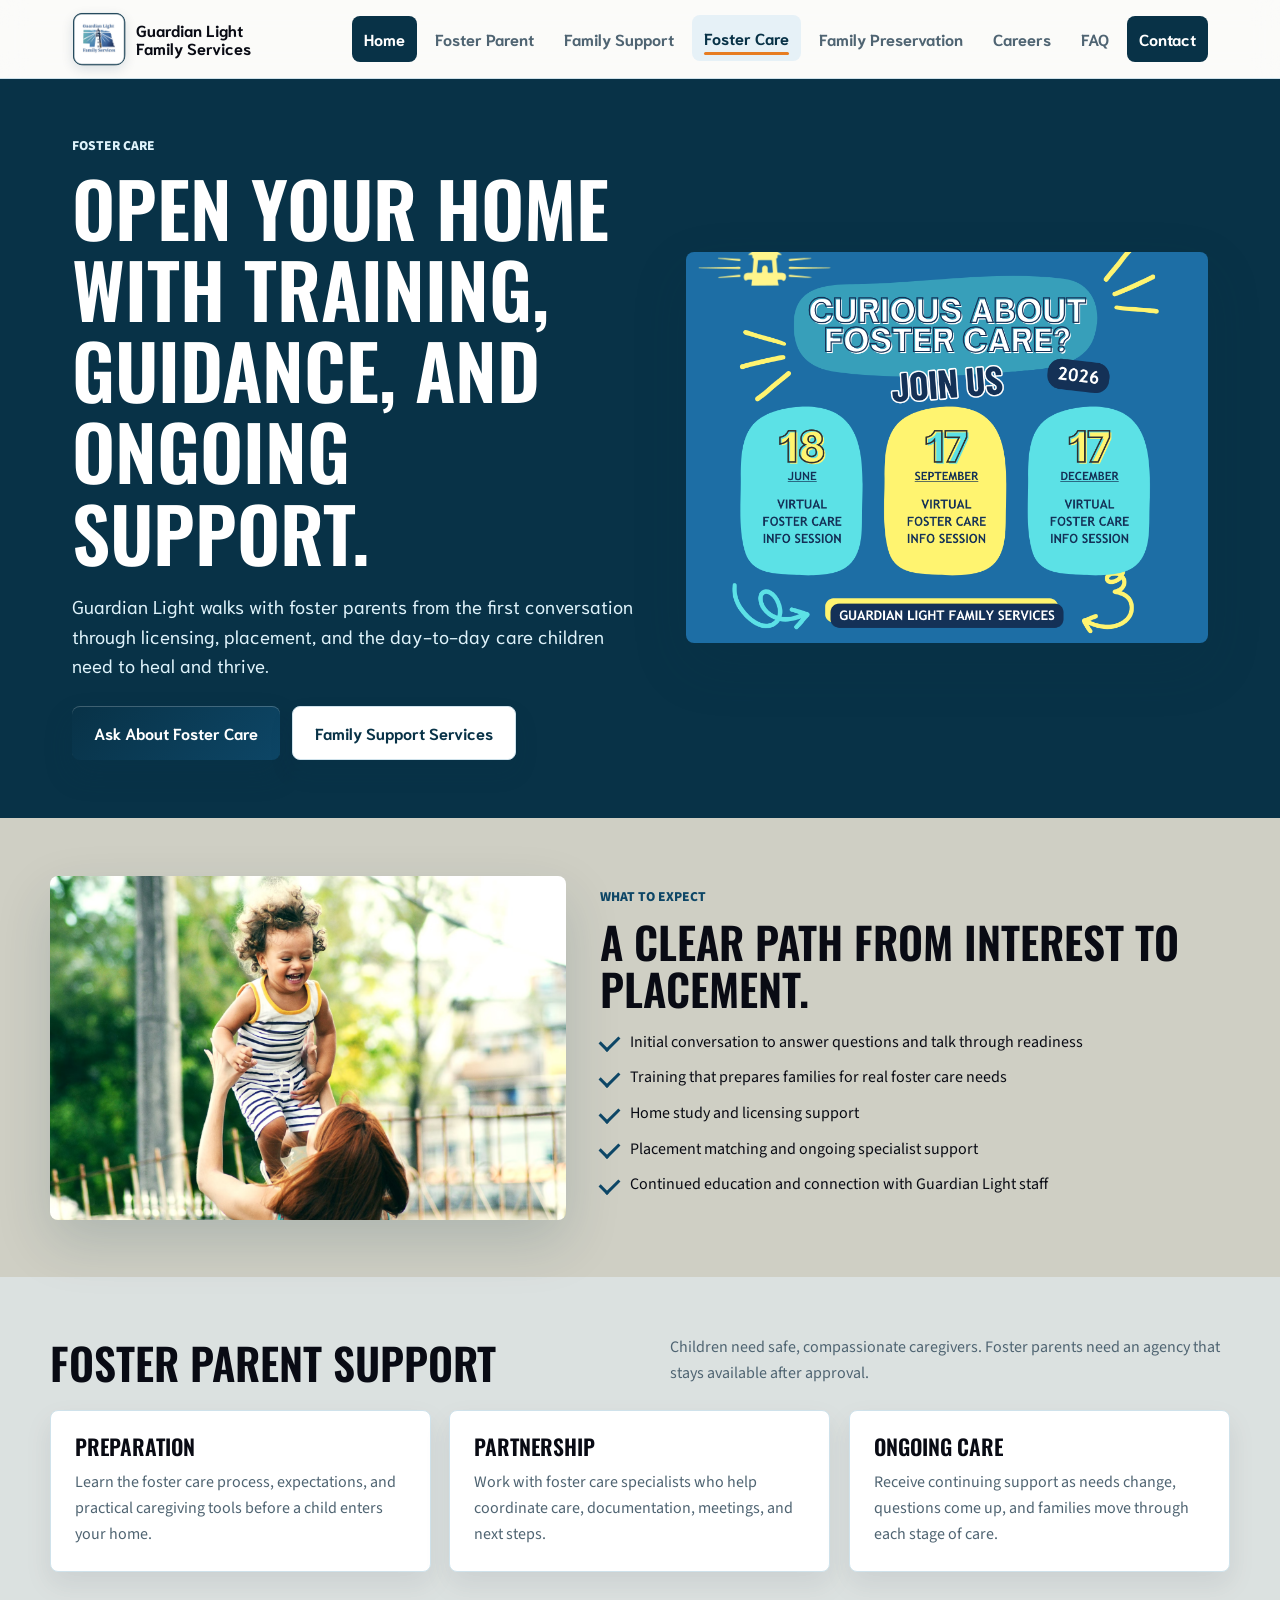
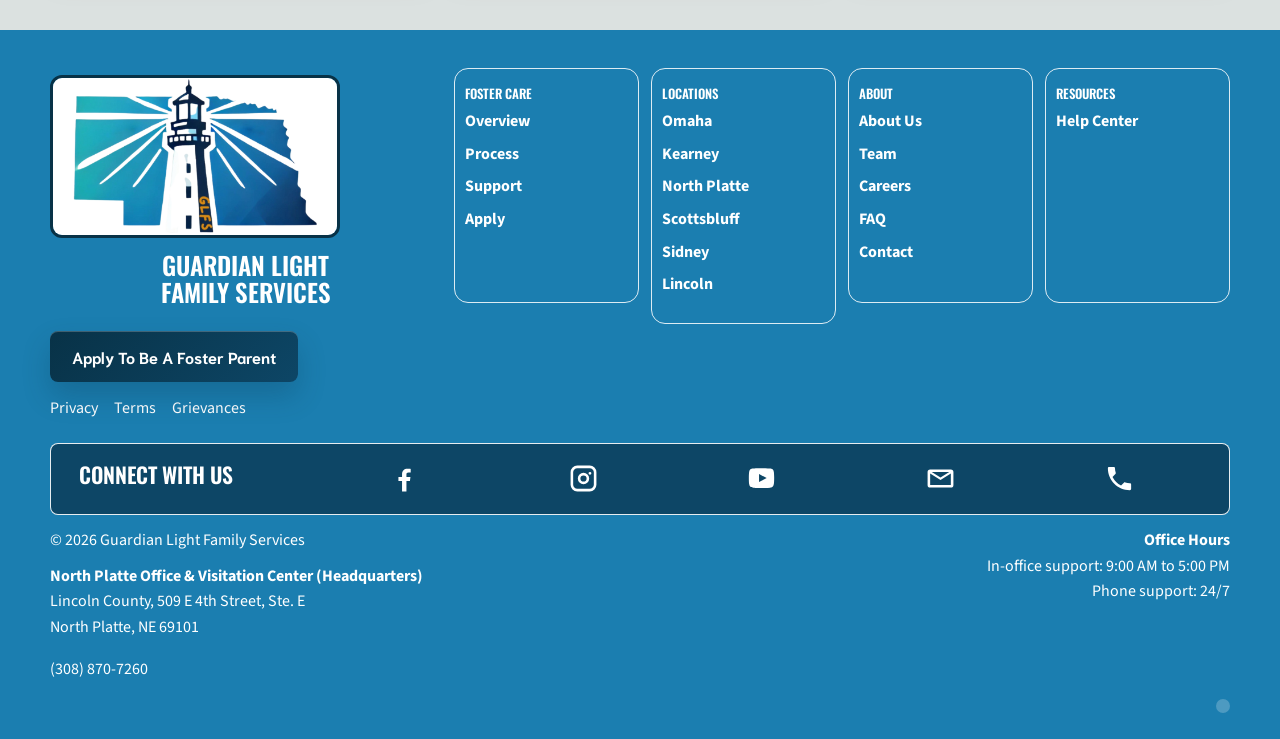
<file: foster-care.html>
<!doctype html>
<html lang="en">
<head>
  <meta charset="utf-8">
  <meta name="viewport" content="width=device-width, initial-scale=1">
  <title>Foster Care | Guardian Light Family Services</title>
  <link rel="icon" type="image/png" href="assets/favicon-rounded.png">
  <link rel="apple-touch-icon" href="assets/favicon-rounded.png">
  <link rel="stylesheet" href="styles.css">
</head>
<body>
  <div class="page-loader" aria-label="Loading Guardian Light Family Services">
    <div class="loader-card">
      <img src="assets/logo.jpg" alt="Guardian Light Family Services logo">
      <div class="loader-ring" aria-hidden="true"></div>
    </div>
  </div>
  <header class="site-header"><nav class="nav" aria-label="Main navigation"><a class="brand" href="index.html"><img src="assets/favicon-rounded.png" alt="Guardian Light Family Services logo"><span>Guardian Light Family Services</span></a><button class="nav-toggle" type="button" aria-label="Open navigation" aria-expanded="false"><span></span><span></span><span></span></button><div class="nav-links">
        <a href="index.html">Home</a>
        <a href="become-a-foster-parent.html">Foster Parent</a>
        <a href="family-support.html">Family Support</a>
        <a class="active" href="foster-care.html">Foster Care</a>
        <a href="family-preservation.html">Family Preservation</a>
        <a href="careers.html">Careers</a>
        <a href="faq.html">FAQ</a>
        <a href="contact.html">Contact</a>
      </div></nav></header>
  <main>
    <section class="page-hero"><div class="hero"><div><p class="eyebrow">Foster Care</p><h1>Open your home with training, guidance, and ongoing support.</h1><p class="lead">Guardian Light walks with foster parents from the first conversation through licensing, placement, and the day-to-day care children need to heal and thrive.</p><div class="actions"><a class="button" href="contact.html">Ask About Foster Care</a><a class="button secondary" href="family-support.html">Family Support Services</a></div></div><div class="hero-image"><img src="assets/foster-qa.png" alt="Foster care question and answer graphic"></div></div></section>
    <section class="section"><div class="section-inner split"><img src="assets/family-team.png" alt="Guardian Light foster family support"><div><p class="eyebrow">What to expect</p><h2>A clear path from interest to placement.</h2><ul class="check-list"><li>Initial conversation to answer questions and talk through readiness</li><li>Training that prepares families for real foster care needs</li><li>Home study and licensing support</li><li>Placement matching and ongoing specialist support</li><li>Continued education and connection with Guardian Light staff</li></ul></div></div></section>
    <section class="section alt"><div class="section-inner"><div class="section-head"><h2>Foster parent support</h2><p>Children need safe, compassionate caregivers. Foster parents need an agency that stays available after approval.</p></div><div class="grid three"><article class="card"><h3>Preparation</h3><p>Learn the foster care process, expectations, and practical caregiving tools before a child enters your home.</p></article><article class="card"><h3>Partnership</h3><p>Work with foster care specialists who help coordinate care, documentation, meetings, and next steps.</p></article><article class="card"><h3>Ongoing care</h3><p>Receive continuing support as needs change, questions come up, and families move through each stage of care.</p></article></div></div></section>
  </main>  <footer class="footer site-footer">
    <div class="footer-shell">
      <div class="footer-top">
        <a class="footer-brand" href="index.html" aria-label="Guardian Light Family Services home">
          <img src="assets/community.png" alt="Guardian Light Family Services lighthouse graphic">
          <h3>Guardian Light<br>Family Services</h3>
        </a>
        <nav class="footer-column" aria-label="Foster care footer links">
          <h3>Foster care</h3>
          <a href="foster-care.html">Overview</a>
          <a href="become-a-foster-parent.html">Process</a>
          <a href="family-support.html">Support</a>
          <a href="become-a-foster-parent.html">Apply</a>
        </nav>
        <nav class="footer-column" aria-label="Locations footer links">
          <h3>Locations</h3>
          <a href="contact.html">Omaha</a>
          <a href="contact.html">Kearney</a>
          <a href="contact.html">North Platte</a>
          <a href="contact.html">Scottsbluff</a>
          <a href="contact.html">Sidney</a>
          <a href="contact.html">Lincoln</a>
        </nav>
        <nav class="footer-column" aria-label="About footer links">
          <h3>About</h3>
          <a href="index.html">About Us</a>
          <a href="careers.html">Team</a>
          <a href="careers.html">Careers</a>
          <a href="faq.html">FAQ</a>
          <a href="contact.html">Contact</a>
        </nav>
        <nav class="footer-column" aria-label="Resources footer links">
          <h3>Resources</h3>
          <a href="faq.html">Help Center</a>
        </nav>
      </div>

      <a class="button footer-apply" href="become-a-foster-parent.html">Apply To Be A Foster Parent</a>

      <div class="footer-legal">
        <a href="privacy-policy.html">Privacy</a>
        <a href="terms-of-service.html">Terms</a>
        <a href="https://cdn.prod.website-files.com/693af3915e315e939e7f7021/6966bc17dcac156622af1355_Client-Grievance-Policy.pdf" target="_blank" rel="noopener">Grievances</a>
      </div>

      <div class="connect-card" aria-label="Connect with Guardian Light Family Services">
        <h3>Connect With Us</h3>
        <a class="social-link" href="https://www.facebook.com/GLFSNEBRASKA/" target="_blank" rel="noopener" aria-label="Facebook">
          <svg viewBox="0 0 24 24" aria-hidden="true"><path d="M13.5 22v-8h2.7l.4-3.1h-3.1v-2c0-.9.3-1.5 1.6-1.5h1.7V4.6c-.3 0-1.3-.1-2.5-.1-2.5 0-4.2 1.5-4.2 4.3v2.1H7.3V14h2.8v8h3.4Z" fill="currentColor"/></svg>
        </a>
        <a class="social-link" href="https://www.instagram.com/glfs_nebraska/" target="_blank" rel="noopener" aria-label="Instagram">
          <svg viewBox="0 0 24 24" aria-hidden="true"><path d="M7.2 2h9.6A5.2 5.2 0 0 1 22 7.2v9.6a5.2 5.2 0 0 1-5.2 5.2H7.2A5.2 5.2 0 0 1 2 16.8V7.2A5.2 5.2 0 0 1 7.2 2Zm0 2A3.2 3.2 0 0 0 4 7.2v9.6A3.2 3.2 0 0 0 7.2 20h9.6a3.2 3.2 0 0 0 3.2-3.2V7.2A3.2 3.2 0 0 0 16.8 4H7.2Zm4.8 3.6a4.4 4.4 0 1 1 0 8.8 4.4 4.4 0 0 1 0-8.8Zm0 2a2.4 2.4 0 1 0 0 4.8 2.4 2.4 0 0 0 0-4.8Zm5-2.7a1.1 1.1 0 1 1 0 2.2 1.1 1.1 0 0 1 0-2.2Z" fill="currentColor"/></svg>
        </a>
        <a class="social-link" href="https://www.youtube.com/channel/UCqbiMLyjFVK9oGu2TPlwIgg" target="_blank" rel="noopener" aria-label="YouTube">
          <svg viewBox="0 0 24 24" aria-hidden="true"><path d="M21.6 7.2s-.2-1.5-.8-2.1c-.8-.8-1.7-.8-2.1-.9C15.8 4 12 4 12 4s-3.8 0-6.7.2c-.4.1-1.3.1-2.1.9-.6.6-.8 2.1-.8 2.1S2.2 9 2.2 10.8v1.7c0 1.8.2 3.6.2 3.6s.2 1.5.8 2.1c.8.8 1.9.8 2.4.9 1.7.2 6.4.2 6.4.2s3.8 0 6.7-.2c.4-.1 1.3-.1 2.1-.9.6-.6.8-2.1.8-2.1s.2-1.8.2-3.6v-1.7c0-1.8-.2-3.6-.2-3.6ZM10.1 14.8V8.5l5.9 3.2-5.9 3.1Z" fill="currentColor"/></svg>
        </a>
        <a class="social-link" href="mailto:contactus@guardian-light.com?subject=Question%20for%20Guardian%20Light%20Family%20Services" aria-label="Email Guardian Light">
          <svg viewBox="0 0 24 24" aria-hidden="true"><path d="M4 5h16a2 2 0 0 1 2 2v10a2 2 0 0 1-2 2H4a2 2 0 0 1-2-2V7a2 2 0 0 1 2-2Zm0 3.1V17h16V8.1l-8 5-8-5Zm1.2-1.1 6.8 4.3L18.8 7H5.2Z" fill="currentColor"/></svg>
        </a>
        <a class="social-link" href="tel:+13088707260" aria-label="Call Guardian Light">
          <svg viewBox="0 0 24 24" aria-hidden="true"><path d="M6.6 10.8a15.5 15.5 0 0 0 6.6 6.6l2.2-2.2c.3-.3.7-.4 1.1-.2 1.1.4 2.3.6 3.5.6.6 0 1 .4 1 1V20c0 .6-.4 1-1 1C10.6 21 3 13.4 3 4c0-.6.4-1 1-1h3.5c.6 0 1 .4 1 1 0 1.2.2 2.4.6 3.5.1.4 0 .8-.3 1.1l-2.2 2.2Z" fill="currentColor"/></svg>
        </a>
      </div>

      <div class="footer-bottom-text">
        <p>&copy; 2026 Guardian Light Family Services</p>
        <p><strong>North Platte Office &amp; Visitation Center (Headquarters)</strong><br>Lincoln County, 509 E 4th Street, Ste. E<br>North Platte, NE 69101</p>
        <p><a href="tel:+13088707260">(308) 870-7260</a></p>
        <p class="footer-hours"><strong>Office Hours</strong><br>In-office support: 9:00 AM to 5:00 PM<br>Phone support: 24/7</p>
        <button class="creator-egg" type="button" aria-label="Site credit">.</button>
      </div>
    </div>
  </footer>
  <script src="script.js"></script>
</body>
</html>
</file>
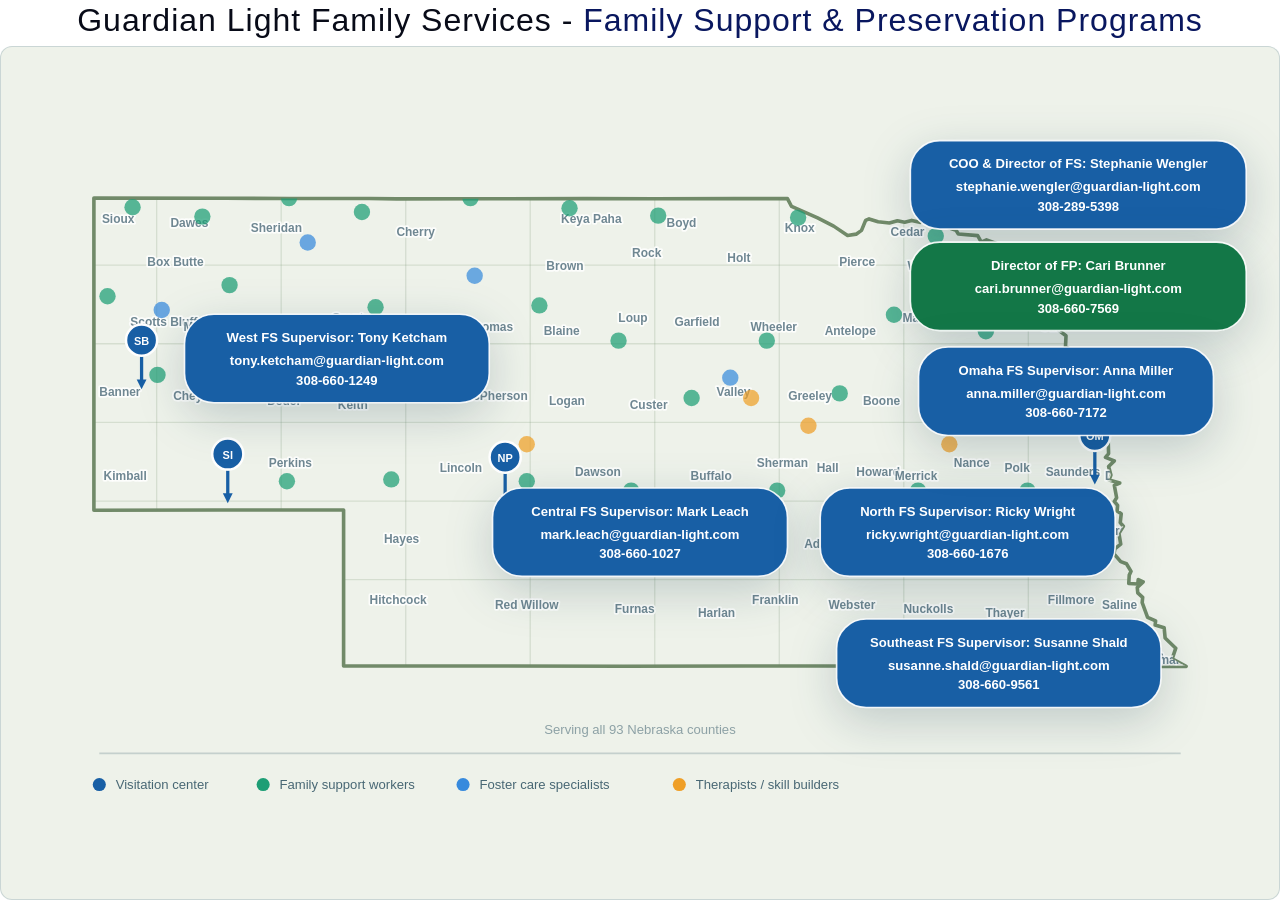
<file: original-map.html>
<!doctype html>
<html lang="en">
<head>
  <meta charset="utf-8">
  <meta name="viewport" content="width=device-width, initial-scale=1">
  <title>Guardian Light Nebraska Map</title>
  <link rel="icon" type="image/png" href="assets/favicon-rounded.png">
  <style>
    * { box-sizing: border-box; }
    html, body { margin: 0; width: 100%; height: 100%; overflow: hidden; background: transparent; font-family: "Source Sans 3", "Segoe UI", Arial, sans-serif; }
    body { touch-action: manipulation; }
    #map-card { width: 100%; height: 100%; min-height: 420px; display: grid; grid-template-rows: auto 1fr; gap: 8px; }
    .map-heading { margin: 0; padding: 4px 10px 0; color: #080b18; text-align: center; font-size: clamp(18px, 3vw, 32px); font-weight: 500; line-height: 1.05; letter-spacing: 1px; }
    .map-heading span { color: #09175f; }
    .map-stage { position: relative; min-height: 360px; overflow: hidden; border-radius: 12px; background: #eef2ea; border: 1px solid rgba(13,70,102,.16); }
    svg { display: block; width: 100%; height: 100%; min-height: 360px; }
    .state-fill { fill: #eef2ea; stroke: #718a69; stroke-width: 2.2; stroke-linejoin: round; }
    .grid-line { stroke: rgba(113,138,105,.2); stroke-width: .8; }
    .county-name { font-size: 7.3px; fill: rgba(8,50,71,.58); text-anchor: middle; font-weight: 800; paint-order: stroke; stroke: rgba(255,255,255,.8); stroke-width: 2.2px; stroke-linejoin: round; pointer-events: none; }
    .service-dot { opacity: .72; transform-box: fill-box; transform-origin: center; transition: transform 180ms ease, opacity 180ms ease; }
    .service-dot:hover { opacity: 1; transform: scale(1.18); }
    .glfs-map-pin { cursor: pointer; transition: filter 200ms ease; }
    .glfs-map-pin .pin-head, .glfs-map-pin .pin-stem, .glfs-map-pin .pin-arrow { transition: r 180ms ease, stroke-width 180ms ease, filter 180ms ease; }
    .glfs-map-pin:hover { filter: drop-shadow(0 8px 9px rgba(8,50,71,.22)); }
    .glfs-map-pin:hover .pin-head { r: 10.6; }
    .glfs-map-pin:hover .pin-stem { stroke-width: 2.4; }
    .region-card { cursor: pointer; pointer-events: all; transform-box: fill-box; transform-origin: center; transition: transform 220ms ease, filter 220ms ease; }
    .region-card rect { fill: #185fa5; stroke: rgba(255,255,255,.9); stroke-width: 1; filter: drop-shadow(0 8px 14px rgba(8,50,71,.2)); }
    .region-card.fp rect { fill: #137747; }
    .region-card:hover, .region-card:focus-visible { outline: none; transform: translateY(-7px) scale(1.035); filter: drop-shadow(0 13px 18px rgba(8,50,71,.26)); }
    .region-title { fill: white; font-size: 8px; font-weight: 900; text-anchor: middle; }
    .region-line { fill: white; font-size: 8px; font-weight: 800; text-anchor: middle; }
    .map-note { fill: rgba(8,50,71,.42); font-size: 8px; text-anchor: middle; }
    .legend-rule { stroke: rgba(8,50,71,.18); stroke-width: 1; }
    .legend-text { fill: rgba(8,50,71,.72); font-size: 8px; }
    @media (max-width: 700px) {
      #map-card { min-height: 520px; }
      .map-stage, svg { min-height: 470px; }
      .map-heading { font-size: 16px; line-height: 1.2; }
    }
  </style>
</head>
<body>
  <main id="map-card" aria-label="Guardian Light Family Services Nebraska map">
    <h1 class="map-heading">Guardian Light Family Services - <span>Family Support &amp; Preservation Programs</span></h1>
    <section class="map-stage">
      <svg id="ne-map" viewBox="0 0 780 430" role="img" aria-label="Nebraska service map with counties, visitation centers, service dots, and supervisor contacts">
        <defs>
          <clipPath id="ne-clip">
            <path id="ne-shape-clip" d="M 56.7,47.1 L 136.9,47.2 L 176.0,47.3 L 224.7,47.3 L 241.7,47.6 L 298.0,47.5 L 356.6,47.4 L 398.5,47.5 L 449.4,47.4 L 480.0,47.4 L 482.5,52.2 L 498.4,59.2 L 508.2,64.2 L 516.7,69.9 L 521.9,69.1 L 525.2,66.8 L 527.7,60.7 L 529.8,59.8 L 535.3,61.5 L 542.2,62.3 L 547.1,60.9 L 551.5,61.8 L 555.8,60.7 L 560.8,61.9 L 562.7,60.0 L 566.8,61.0 L 570.9,59.9 L 577.7,61.9 L 578.0,65.1 L 582.9,66.7 L 584.3,69.0 L 596.1,70.0 L 598.3,74.0 L 601.5,72.6 L 609.2,75.4 L 609.5,78.7 L 615.2,79.0 L 618.2,80.3 L 616.3,84.5 L 622.1,89.9 L 624.0,94.3 L 630.6,93.8 L 631.9,96.3 L 636.6,95.7 L 640.4,96.4 L 641.5,100.0 L 639.0,103.6 L 639.0,109.8 L 642.1,112.2 L 645.9,120.6 L 643.1,122.6 L 644.0,126.6 L 650.0,131.1 L 649.7,137.9 L 653.8,140.0 L 652.5,141.3 L 656.6,142.2 L 656.3,144.6 L 660.7,145.1 L 659.8,150.5 L 658.2,151.4 L 662.0,156.4 L 662.3,159.5 L 665.6,161.4 L 664.8,165.2 L 662.6,166.8 L 664.2,171.2 L 661.2,172.7 L 663.4,176.1 L 661.5,179.2 L 664.5,182.4 L 663.7,187.0 L 667.8,189.3 L 668.3,186.3 L 670.8,186.4 L 670.2,192.7 L 675.7,193.5 L 676.0,203.0 L 674.1,205.3 L 679.5,207.5 L 676.0,210.9 L 677.4,216.1 L 676.3,219.1 L 682.8,221.0 L 679.5,222.4 L 680.9,230.0 L 679.5,232.2 L 681.5,234.7 L 681.2,238.1 L 683.7,239.8 L 683.1,245.2 L 685.0,247.4 L 682.3,251.6 L 683.4,258.3 L 679.8,261.2 L 679.3,264.2 L 683.4,269.0 L 686.9,270.3 L 689.7,274.9 L 688.6,277.2 L 688.3,282.3 L 693.8,282.6 L 694.1,279.9 L 697.1,281.3 L 693.5,284.8 L 693.8,288.0 L 696.8,290.8 L 696.5,294.0 L 699.8,303.0 L 704.7,305.1 L 704.4,307.7 L 709.9,309.3 L 710.5,315.6 L 717.0,321.8 L 714.8,328.3 L 723.3,332.9 L 686.9,332.9 L 647.5,332.9 L 575.6,332.8 L 499.2,332.7 L 454.6,332.7 L 379.9,332.8 L 307.9,332.7 L 279.4,332.7 L 209.1,332.6 L 209.1,237.5 L 170.8,237.5 L 133.8,237.5 L 56.7,237.6 L 56.7,47.1 Z"></path>
          </clipPath>
        </defs>
        <path class="state-fill" d="M 56.7,47.1 L 136.9,47.2 L 176.0,47.3 L 224.7,47.3 L 241.7,47.6 L 298.0,47.5 L 356.6,47.4 L 398.5,47.5 L 449.4,47.4 L 480.0,47.4 L 482.5,52.2 L 498.4,59.2 L 508.2,64.2 L 516.7,69.9 L 521.9,69.1 L 525.2,66.8 L 527.7,60.7 L 529.8,59.8 L 535.3,61.5 L 542.2,62.3 L 547.1,60.9 L 551.5,61.8 L 555.8,60.7 L 560.8,61.9 L 562.7,60.0 L 566.8,61.0 L 570.9,59.9 L 577.7,61.9 L 578.0,65.1 L 582.9,66.7 L 584.3,69.0 L 596.1,70.0 L 598.3,74.0 L 601.5,72.6 L 609.2,75.4 L 609.5,78.7 L 615.2,79.0 L 618.2,80.3 L 616.3,84.5 L 622.1,89.9 L 624.0,94.3 L 630.6,93.8 L 631.9,96.3 L 636.6,95.7 L 640.4,96.4 L 641.5,100.0 L 639.0,103.6 L 639.0,109.8 L 642.1,112.2 L 645.9,120.6 L 643.1,122.6 L 644.0,126.6 L 650.0,131.1 L 649.7,137.9 L 653.8,140.0 L 652.5,141.3 L 656.6,142.2 L 656.3,144.6 L 660.7,145.1 L 659.8,150.5 L 658.2,151.4 L 662.0,156.4 L 662.3,159.5 L 665.6,161.4 L 664.8,165.2 L 662.6,166.8 L 664.2,171.2 L 661.2,172.7 L 663.4,176.1 L 661.5,179.2 L 664.5,182.4 L 663.7,187.0 L 667.8,189.3 L 668.3,186.3 L 670.8,186.4 L 670.2,192.7 L 675.7,193.5 L 676.0,203.0 L 674.1,205.3 L 679.5,207.5 L 676.0,210.9 L 677.4,216.1 L 676.3,219.1 L 682.8,221.0 L 679.5,222.4 L 680.9,230.0 L 679.5,232.2 L 681.5,234.7 L 681.2,238.1 L 683.7,239.8 L 683.1,245.2 L 685.0,247.4 L 682.3,251.6 L 683.4,258.3 L 679.8,261.2 L 679.3,264.2 L 683.4,269.0 L 686.9,270.3 L 689.7,274.9 L 688.6,277.2 L 688.3,282.3 L 693.8,282.6 L 694.1,279.9 L 697.1,281.3 L 693.5,284.8 L 693.8,288.0 L 696.8,290.8 L 696.5,294.0 L 699.8,303.0 L 704.7,305.1 L 704.4,307.7 L 709.9,309.3 L 710.5,315.6 L 717.0,321.8 L 714.8,328.3 L 723.3,332.9 L 686.9,332.9 L 647.5,332.9 L 575.6,332.8 L 499.2,332.7 L 454.6,332.7 L 379.9,332.8 L 307.9,332.7 L 279.4,332.7 L 209.1,332.6 L 209.1,237.5 L 170.8,237.5 L 133.8,237.5 L 56.7,237.6 L 56.7,47.1 Z"></path>
        <g id="grid" clip-path="url(#ne-clip)"></g>
        <g id="counties" clip-path="url(#ne-clip)"></g>
        <g id="dots" clip-path="url(#ne-clip)"></g>
        <g id="pins"></g>
        <g id="cards"></g>
        <text class="map-note" x="390" y="374">Serving all 93 Nebraska counties</text>
        <line class="legend-rule" x1="60" y1="386" x2="720" y2="386"></line>
        <g id="legend" transform="translate(60,405)">
          <circle cx="0" cy="0" r="4" fill="#185FA5"></circle><text class="legend-text" x="10" y="3">Visitation center</text>
          <circle cx="100" cy="0" r="4" fill="#1D9E75"></circle><text class="legend-text" x="110" y="3">Family support workers</text>
          <circle cx="222" cy="0" r="4" fill="#378ADD"></circle><text class="legend-text" x="232" y="3">Foster care specialists</text>
          <circle cx="354" cy="0" r="4" fill="#EF9F27"></circle><text class="legend-text" x="364" y="3">Therapists / skill builders</text>
        </g>
      </svg>
    </section>
  </main>
  <script>
    const svg = document.getElementById("ne-map");
    const NS = "http://www.w3.org/2000/svg";
    const make = (tag, attrs = {}, text = "") => {
      const el = document.createElementNS(NS, tag);
      Object.entries(attrs).forEach(([key, value]) => el.setAttribute(key, value));
      if (text) el.textContent = text;
      return el;
    };

    const grid = document.getElementById("grid");
    for (let x = 95; x <= 685; x += 76) grid.appendChild(make("line", { class: "grid-line", x1: x, x2: x, y1: 45, y2: 336 }));
    for (let y = 88; y <= 304; y += 48) grid.appendChild(make("line", { class: "grid-line", x1: 55, x2: 724, y1: y, y2: y }));

    const sx = x => 56.7 + ((x - 45) / 1047) * 666.6;
    const sy = y => 47.1 + ((y - 84) / 506) * 285.8;

    const counties = [
      ["Sioux",75,118],["Dawes",140,118],["Sheridan",220,118],["Cherry",350,118],["Keya Paha",515,118],["Boyd",615,118],["Knox",725,118],["Cedar",825,118],["Dixon",905,118],["Dakota",960,118],
      ["Box Butte",130,155],["Brown",500,155],["Rock",575,155],["Holt",660,155],["Pierce",770,155],["Wayne",850,155],["Thurston",925,155],
      ["Scotts Bluff",112,225],["Morrill",145,225],["Garden",220,225],["Grant",295,225],["Hooker",360,225],["Thomas",425,225],["Blaine",490,225],["Loup",555,225],["Garfield",630,225],["Wheeler",700,225],["Antelope",770,225],["Madison",840,225],["Stanton",910,225],["Cuming",980,225],["Burt",1040,225],
      ["Banner",70,305],["Cheyenne",145,305],["Deuel",220,305],["Keith",300,305],["Arthur",365,305],["McPherson",430,305],["Logan",495,305],["Custer",570,305],["Valley",665,305],["Greeley",735,305],["Boone",800,305],["Platte",870,305],["Colfax",935,305],["Dodge",1000,305],["Washington",1060,305],
      ["Kimball",75,382],["Perkins",230,382],["Lincoln",390,382],["Dawson",535,382],["Buffalo",640,382],["Sherman",705,382],["Hall",745,382],["Howard",790,382],["Merrick",840,382],["Nance",890,382],["Polk",930,382],["Saunders",980,382],["Douglas",1030,382],["Sarpy",1075,382],
      ["Chase",230,455],["Hayes",340,455],["Frontier",460,455],["Gosper",540,455],["Phelps",610,455],["Kearney",675,455],["Adams",745,455],["Clay",815,455],["Hamilton",875,455],["York",925,455],["Butler",975,455],["Seward",1015,455],["Lancaster",1065,455],["Cass",1090,455],
      ["Dundy",230,530],["Hitchcock",340,530],["Red Willow",460,530],["Furnas",560,530],["Harlan",635,530],["Franklin",705,530],["Webster",775,530],["Nuckolls",845,530],["Thayer",915,530],["Fillmore",975,530],["Saline",1035,530],["Otoe",1080,530],
      ["Jefferson",920,585],["Gage",985,585],["Johnson",1040,585],["Nemaha",1080,585],["Pawnee",1045,620],["Richardson",1090,620]
    ];
    const countyGroup = document.getElementById("counties");
    counties.forEach(([name, x, y], index) => {
      const staggerX = ((index % 5) - 2) * 3.4;
      const staggerY = ((index % 4) - 1.5) * 4.6;
      countyGroup.appendChild(make("text", { class: "county-name", x: sx(x + staggerX).toFixed(1), y: sy(y + staggerY).toFixed(1) }, name));
    });

    const serviceDots = [
      ["green",82,94],["green",149,104],["green",232,84],["green",302,99],["green",406,84],["green",501,95],["green",586,103],["green",720,105],["green",852,125],["green",930,152],["green",1018,174],
      ["green",58,190],["green",175,178],["green",315,202],["green",472,200],["green",548,238],["green",690,238],["green",812,210],["green",900,228],["green",1048,228],["green",990,268],
      ["green",106,275],["green",236,275],["green",390,260],["green",618,300],["green",760,295],["green",930,310],["green",1060,310],
      ["green",230,390],["green",330,388],["green",460,390],["green",560,400],["green",700,400],["green",835,400],["green",940,400],["green",1038,392],
      ["blue",250,132],["blue",410,168],["blue",655,278],["blue",955,182],["blue",110,205],
      ["orange",460,350],["orange",730,330],["orange",865,350],["orange",1010,330],["orange",675,300]
    ];
    const dotColors = { green: "#1D9E75", blue: "#378ADD", orange: "#EF9F27" };
    const dotGroup = document.getElementById("dots");
    serviceDots.forEach(([type, x, y]) => dotGroup.appendChild(make("circle", { class: "service-dot", cx: sx(x).toFixed(1), cy: sy(y).toFixed(1), r: 5, fill: dotColors[type] })));

    const pinGroup = document.getElementById("pins");
    const pinData = [
      ["SB",85.8,154.8,"Scottsbluff"],["SI",138.4,224.3,"Sidney"],["NP",307.7,226.2,"North Platte"],["KE",435.8,266.2,"Kearney"],["LN",617.2,255.8,"Lincoln"],["OM",667.6,212.9,"Omaha"]
    ];
    pinData.forEach(([label, x, y, city]) => {
      const pin = make("g", { class: "glfs-map-pin", tabindex: "0", "aria-label": `${city} visitation center`, transform: `translate(${x},${y})` });
      pin.appendChild(make("line", { class: "pin-stem", x1: 0, y1: -11, x2: 0, y2: 5, stroke: "#185FA5", "stroke-width": 2 }));
      pin.appendChild(make("polygon", { class: "pin-arrow", points: "-3,3 0,9 3,3", fill: "#185FA5" }));
      pin.appendChild(make("circle", { class: "pin-head", cx: 0, cy: -21, r: 9.5, fill: "#185FA5", stroke: "white", "stroke-width": 1.5 }));
      pin.appendChild(make("text", { x: 0, y: -18, "text-anchor": "middle", fill: "white", "font-size": 6.7, "font-weight": 900 }, label));
      pinGroup.appendChild(pin);
    });

    const cards = [
      { x: 555, y: 12, w: 205, h: 54, title: "COO & Director of FS: Stephanie Wengler", lines: ["stephanie.wengler@guardian-light.com", "308-289-5398"] },
      { x: 555, y: 74, w: 205, h: 54, title: "Director of FP: Cari Brunner", lines: ["cari.brunner@guardian-light.com", "308-660-7569"], fp: true },
      { x: 112, y: 118, w: 186, h: 54, title: "West FS Supervisor: Tony Ketcham", lines: ["tony.ketcham@guardian-light.com", "308-660-1249"] },
      { x: 300, y: 224, w: 180, h: 54, title: "Central FS Supervisor: Mark Leach", lines: ["mark.leach@guardian-light.com", "308-660-1027"] },
      { x: 500, y: 224, w: 180, h: 54, title: "North FS Supervisor: Ricky Wright", lines: ["ricky.wright@guardian-light.com", "308-660-1676"] },
      { x: 560, y: 138, w: 180, h: 54, title: "Omaha FS Supervisor: Anna Miller", lines: ["anna.miller@guardian-light.com", "308-660-7172"] },
      { x: 510, y: 304, w: 198, h: 54, title: "Southeast FS Supervisor: Susanne Shald", lines: ["susanne.shald@guardian-light.com", "308-660-9561"] }
    ];
    const cardGroup = document.getElementById("cards");
    cards.forEach(card => {
      const copyText = [card.title, ...card.lines].join("\n");
      const group = make("g", { class: `region-card${card.fp ? " fp" : ""}`, tabindex: "0", role: "button", "aria-label": `${card.title}. Click to copy contact information.`, "data-copy": copyText });
      group.appendChild(make("rect", { x: card.x, y: card.y, width: card.w, height: card.h, rx: 18, ry: 18 }));
      group.appendChild(make("text", { class: "region-title", x: card.x + card.w / 2, y: card.y + 17 }, card.title));
      card.lines.forEach((line, index) => group.appendChild(make("text", { class: "region-line", x: card.x + card.w / 2, y: card.y + 31 + index * 12 }, line)));
      cardGroup.appendChild(group);
    });

    const copyValue = async value => {
      try {
        await navigator.clipboard.writeText(value);
      } catch {
        const area = document.createElement("textarea");
        area.value = value;
        area.style.position = "fixed";
        area.style.left = "-999px";
        document.body.appendChild(area);
        area.select();
        document.execCommand("copy");
        area.remove();
      }
      window.parent?.postMessage({ type: "glfs-map-copied" }, "*");
    };
    document.querySelectorAll(".region-card").forEach(card => {
      card.addEventListener("click", () => copyValue(card.dataset.copy));
      card.addEventListener("keydown", event => {
        if (event.key === "Enter" || event.key === " ") {
          event.preventDefault();
          copyValue(card.dataset.copy);
        }
      });
    });
  </script>
</body>
</html>
</file>
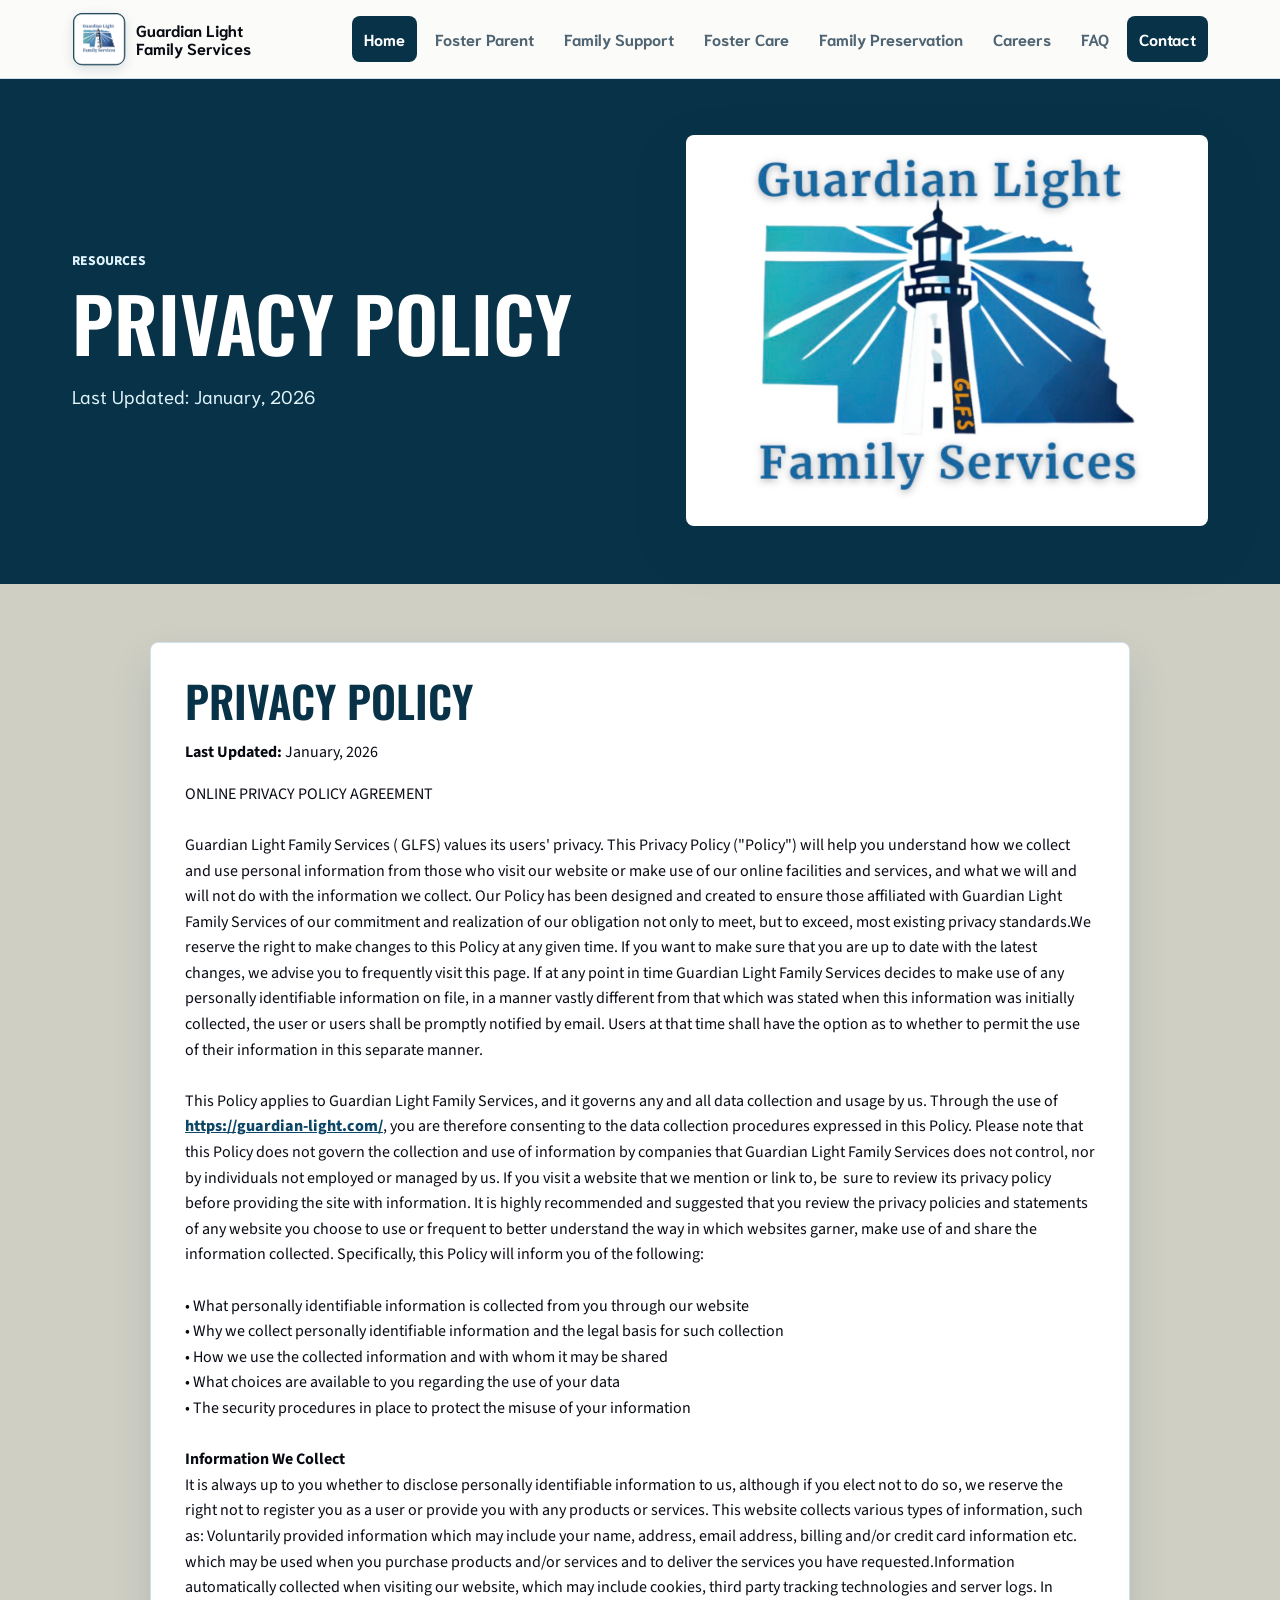
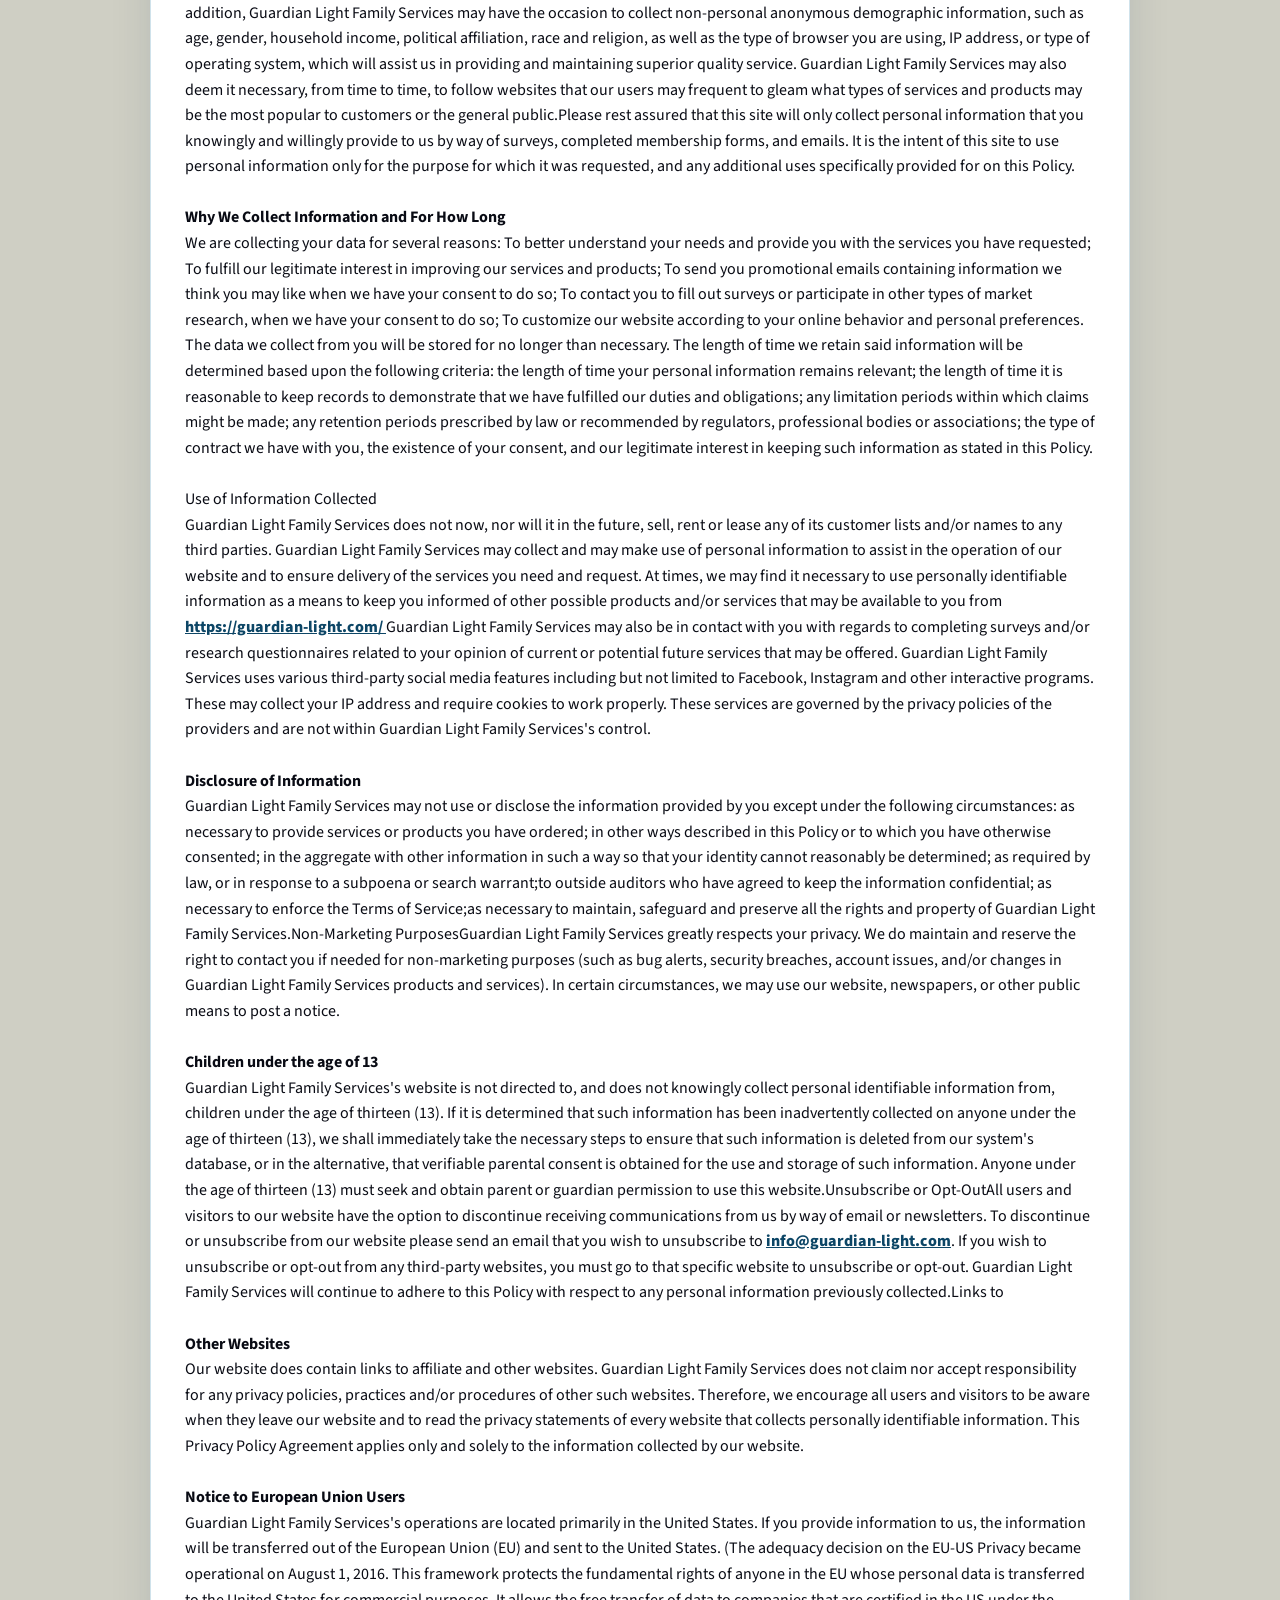
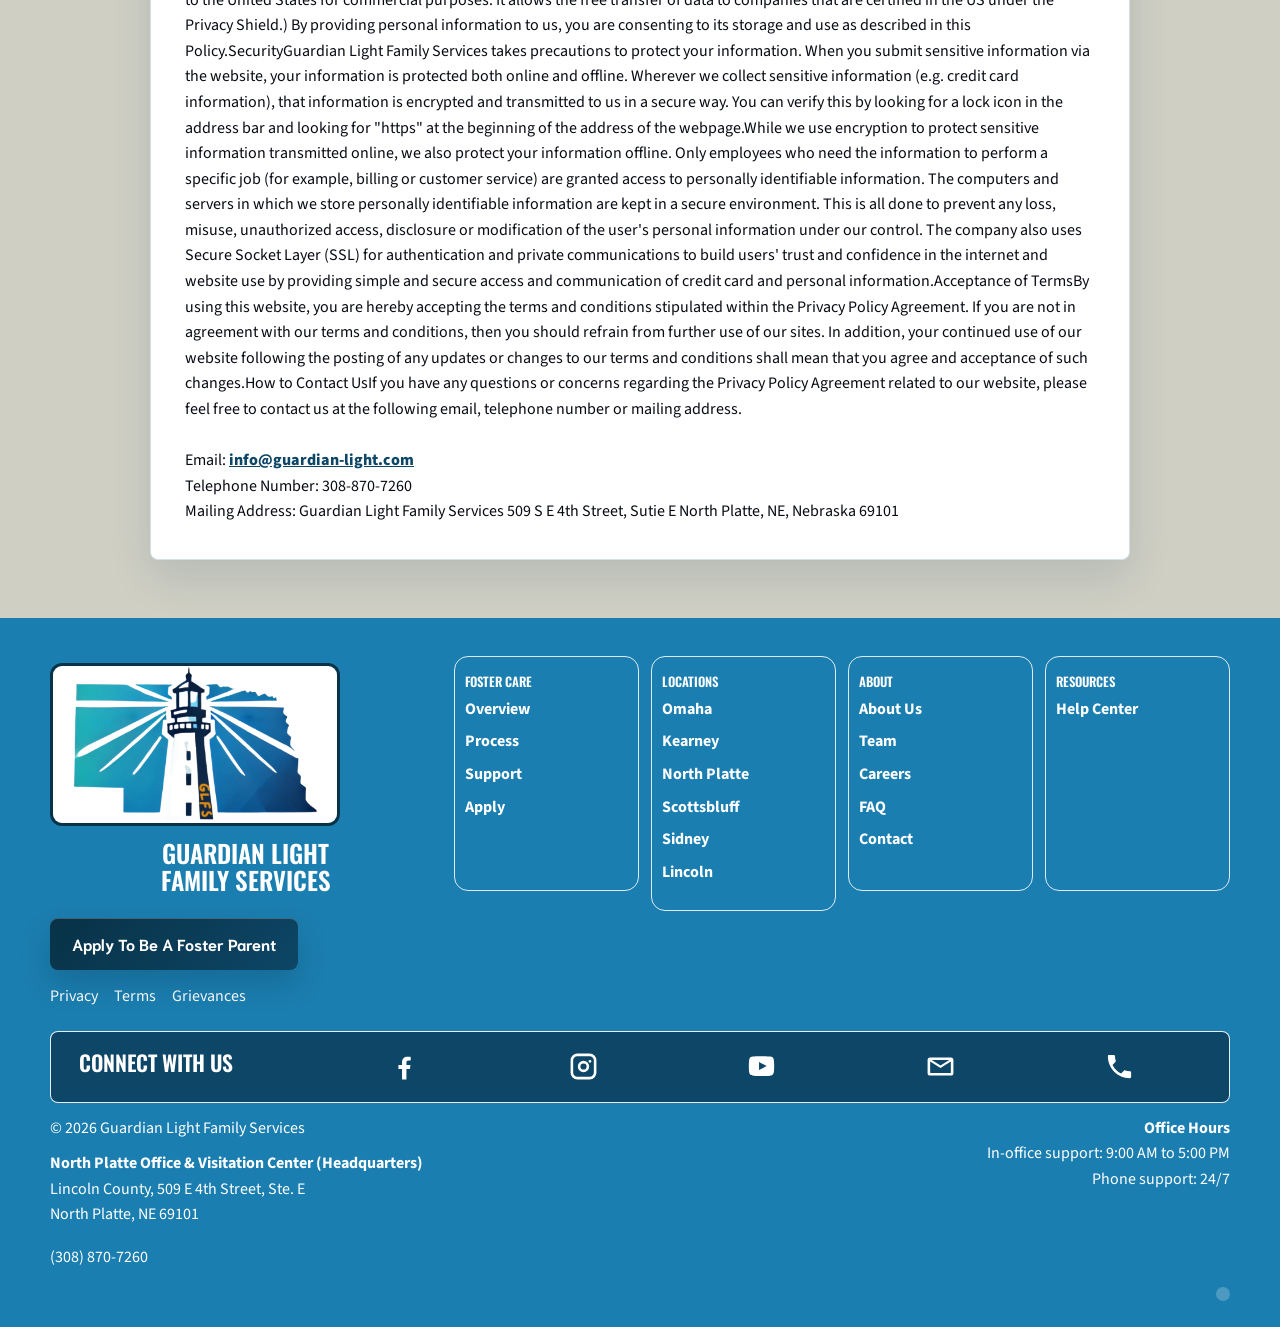
<file: privacy-policy.html>
<!doctype html>
<html lang="en">
<head>
  <meta charset="utf-8">
  <meta name="viewport" content="width=device-width, initial-scale=1">
  <meta name="description" content="Guardian Light Family Services privacy policy. Learn how we protect your personal information.">
  <title>Privacy Policy | Guardian Light Family Services</title>
  <link rel="icon" type="image/png" href="assets/favicon-rounded.png">
  <link rel="apple-touch-icon" href="assets/favicon-rounded.png">
  <link rel="stylesheet" href="styles.css">
</head>
<body>
  <div class="page-loader" aria-label="Loading Guardian Light Family Services">
    <div class="loader-card">
      <img src="assets/logo.jpg" alt="Guardian Light Family Services logo">
      <div class="loader-ring" aria-hidden="true"></div>
    </div>
  </div>
  <header class="site-header"><nav class="nav" aria-label="Main navigation"><a class="brand" href="index.html"><img src="assets/favicon-rounded.png" alt="Guardian Light Family Services logo"><span>Guardian Light Family Services</span></a><button class="nav-toggle" type="button" aria-label="Open navigation" aria-expanded="false"><span></span><span></span><span></span></button><div class="nav-links">
        <a href="index.html">Home</a>
        <a href="become-a-foster-parent.html">Foster Parent</a>
        <a href="family-support.html">Family Support</a>
        <a href="foster-care.html">Foster Care</a>
        <a href="family-preservation.html">Family Preservation</a>
        <a href="careers.html">Careers</a>
        <a href="faq.html">FAQ</a>
        <a href="contact.html">Contact</a>
      </div></nav></header>
  <main>
    <section class="page-hero policy-hero">
      <div class="hero">
        <div>
          <p class="eyebrow">Resources</p>
          <h1>Privacy Policy</h1>
          <p class="lead">Last Updated: January, 2026</p>
        </div>
        <div class="hero-image"><img src="assets/logo.jpg" alt="Guardian Light Family Services logo"></div>
      </div>
    </section>
    <section class="section">
      <div class="section-inner policy-content original-policy-content">
        <h2>Privacy Policy</h2>
        <p><strong>Last Updated:</strong> January, 2026</p>
        ONLINE PRIVACY POLICY AGREEMENT<br><br>Guardian Light Family Services ( GLFS) values its users' privacy. This Privacy Policy ("Policy") will help you understand how we collect and use personal information from those who visit our website or make use of our online facilities and services, and what we will and will not do with the information we collect. Our Policy has been designed and created to ensure those affiliated with Guardian Light Family Services of our commitment and realization of our obligation not only to meet, but to exceed, most existing privacy standards.We reserve the right to make changes to this Policy at any given time. If you want to make sure that you are up to date with the latest changes, we advise you to frequently visit this page. If at any point in time Guardian Light Family Services decides to make use of any personally identifiable information on file, in a manner vastly different from that which was stated when this information was initially collected, the user or users shall be promptly notified by email. Users at that time shall have the option as to whether to permit the use of their information in this separate manner.<br><br>This Policy applies to Guardian Light Family Services, and it governs any and all data collection and usage by us. Through the use of <a href="https://guardian-light.com/">https://guardian-light.com/</a>, you are therefore consenting to the data collection procedures expressed in this Policy. Please note that this Policy does not govern the collection and use of information by companies that Guardian Light Family Services does not control, nor by individuals not employed or managed by us. If you visit a website that we mention or link to, be &nbsp;sure to review its privacy policy before providing the site with information. It is highly recommended and suggested that you review the privacy policies and statements of any website you choose to use or frequent to better understand the way in which websites garner, make use of and share the information collected. Specifically, this Policy will inform you of the following:<br><br>• What personally identifiable information is collected from you through our website<br>• Why we collect personally identifiable information and the legal basis for such collection<br>• How we use the collected information and with whom it may be shared<br>• What choices are available to you regarding the use of your data<br>• The security procedures in place to protect the misuse of your information<br><br><strong>Information We Collect</strong><br>It is always up to you whether to disclose personally identifiable information to us, although if you elect not to do so, we reserve the right not to register you as a user or provide you with any products or services. This website collects various types of information, such as: Voluntarily provided information which may include your name, address, email address, billing and/or credit card information etc. which may be used when you purchase products and/or services and to deliver the services you have requested.Information automatically collected when visiting our website, which may include cookies, third party tracking technologies and server logs. In addition, Guardian Light Family Services may have the occasion to collect non-personal anonymous demographic information, such as age, gender, household income, political affiliation, race and religion, as well as the type of browser you are using, IP address, or type of operating system, which will assist us in providing and maintaining superior quality service. Guardian Light Family Services may also deem it necessary, from time to time, to follow websites that our users may frequent to gleam what types of services and products may be the most popular to customers or the general public.Please rest assured that this site will only collect personal information that you knowingly and willingly provide to us by way of surveys, completed membership forms, and emails. It is the intent of this site to use personal information only for the purpose for which it was requested, and any additional uses specifically provided for on this Policy.<br><br><strong>Why We Collect Information and For How Long</strong><br>We are collecting your data for several reasons: To better understand your needs and provide you with the services you have requested; To fulfill our legitimate interest in improving our services and products; To send you promotional emails containing information we think you may like when we have your consent to do so; To contact you to fill out surveys or participate in other types of market research, when we have your consent to do so; To customize our website according to your online behavior and personal preferences. The data we collect from you will be stored for no longer than necessary. The length of time we retain said information will be determined based upon the following criteria: the length of time your personal information remains relevant; the length of time it is reasonable to keep records to demonstrate that we have fulfilled our duties and obligations; any limitation periods within which claims might be made; any retention periods prescribed by law or recommended by regulators, professional bodies or associations; the type of contract we have with you, the existence of your consent, and our legitimate interest in keeping such information as stated in this Policy. <br><br>Use of Information Collected<br>Guardian Light Family Services does not now, nor will it in the future, sell, rent or lease any of its customer lists and/or names to any third parties. Guardian Light Family Services may collect and may make use of personal information to assist in the operation of our website and to ensure delivery of the services you need and request. At times, we may find it necessary to use personally identifiable information as a means to keep you informed of other possible products and/or services that may be available to you from <a href="https://guardian-light.com/">https://guardian-light.com/ </a>Guardian Light Family Services may also be in contact with you with regards to completing surveys and/or research questionnaires related to your opinion of current or potential future services that may be offered. Guardian Light Family Services uses various third-party social media features including but not limited to Facebook, Instagram and other interactive programs. These may collect your IP address and require cookies to work properly. These services are governed by the privacy policies of the providers and are not within Guardian Light Family Services's control. <br><br><strong>Disclosure of Information </strong><br>Guardian Light Family Services may not use or disclose the information provided by you except under the following circumstances: as necessary to provide services or products you have ordered; in other ways described in this Policy or to which you have otherwise consented; in the aggregate with other information in such a way so that your identity cannot reasonably be determined; as required by law, or in response to a subpoena or search warrant;to outside auditors who have agreed to keep the information confidential; as necessary to enforce the Terms of Service;as necessary to maintain, safeguard and preserve all the rights and property of Guardian Light Family Services.Non-Marketing PurposesGuardian Light Family Services greatly respects your privacy. We do maintain and reserve the right to contact you if needed for non-marketing purposes (such as bug alerts, security breaches, account issues, and/or changes in Guardian Light Family Services products and services). In certain circumstances, we may use our website, newspapers, or other public means to post a notice.<br><br><strong>Children under the age of 13 </strong><br>Guardian Light Family Services's website is not directed to, and does not knowingly collect personal identifiable information from, children under the age of thirteen (13). If it is determined that such information has been inadvertently collected on anyone under the age of thirteen (13), we shall immediately take the necessary steps to ensure that such information is deleted from our system's database, or in the alternative, that verifiable parental consent is obtained for the use and storage of such information. Anyone under the age of thirteen (13) must seek and obtain parent or guardian permission to use this website.Unsubscribe or Opt-OutAll users and visitors to our website have the option to discontinue receiving communications from us by way of email or newsletters. To discontinue or unsubscribe from our website please send an email that you wish to unsubscribe to <a href="mailto:info@guardian-light.com">info@guardian-light.com</a>. If you wish to unsubscribe or opt-out from any third-party websites, you must go to that specific website to unsubscribe or opt-out. Guardian Light Family Services will continue to adhere to this Policy with respect to any personal information previously collected.Links to <br><br><strong>Other Websites</strong><br>Our website does contain links to affiliate and other websites. Guardian Light Family Services does not claim nor accept responsibility for any privacy policies, practices and/or procedures of other such websites. Therefore, we encourage all users and visitors to be aware when they leave our website and to read the privacy statements of every website that collects personally identifiable information. This Privacy Policy Agreement applies only and solely to the information collected by our website. <br>‍<br><strong>Notice to European Union Users</strong><br>Guardian Light Family Services's operations are located primarily in the United States. If you provide information to us, the information will be transferred out of the European Union (EU) and sent to the United States. (The adequacy decision on the EU-US Privacy became operational on August 1, 2016. This framework protects the fundamental rights of anyone in the EU whose personal data is transferred to the United States for commercial purposes. It allows the free transfer of data to companies that are certified in the US under the Privacy Shield.) By providing personal information to us, you are consenting to its storage and use as described in this Policy.SecurityGuardian Light Family Services takes precautions to protect your information. When you submit sensitive information via the website, your information is protected both online and offline. Wherever we collect sensitive information (e.g. credit card information), that information is encrypted and transmitted to us in a secure way. You can verify this by looking for a lock icon in the address bar and looking for "https" at the beginning of the address of the webpage.While we use encryption to protect sensitive information transmitted online, we also protect your information offline. Only employees who need the information to perform a specific job (for example, billing or customer service) are granted access to personally identifiable information. The computers and servers in which we store personally identifiable information are kept in a secure environment. This is all done to prevent any loss, misuse, unauthorized access, disclosure or modification of the user's personal information under our control. The company also uses Secure Socket Layer (SSL) for authentication and private communications to build users' trust and confidence in the internet and website use by providing simple and secure access and communication of credit card and personal information.Acceptance of TermsBy using this website, you are hereby accepting the terms and conditions stipulated within the Privacy Policy Agreement. If you are not in agreement with our terms and conditions, then you should refrain from further use of our sites. In addition, your continued use of our website following the posting of any updates or changes to our terms and conditions shall mean that you agree and acceptance of such changes.How to Contact UsIf you have any questions or concerns regarding the Privacy Policy Agreement related to our website, please feel free to contact us at the following email, telephone number or mailing address.<br><br>Email: <a href="mailto:info@guardian-light.com">info@guardian-light.com</a><br>Telephone Number: 308-870-7260<br>Mailing Address: Guardian Light Family Services 509 S E 4th Street, Sutie E North Platte, NE, Nebraska 69101
      </div>
    </section>
  </main>  <footer class="footer site-footer">
    <div class="footer-shell">
      <div class="footer-top">
        <a class="footer-brand" href="index.html" aria-label="Guardian Light Family Services home">
          <img src="assets/community.png" alt="Guardian Light Family Services lighthouse graphic">
          <h3>Guardian Light<br>Family Services</h3>
        </a>
        <nav class="footer-column" aria-label="Foster care footer links">
          <h3>Foster care</h3>
          <a href="foster-care.html">Overview</a>
          <a href="become-a-foster-parent.html">Process</a>
          <a href="family-support.html">Support</a>
          <a href="become-a-foster-parent.html">Apply</a>
        </nav>
        <nav class="footer-column" aria-label="Locations footer links">
          <h3>Locations</h3>
          <a href="contact.html">Omaha</a>
          <a href="contact.html">Kearney</a>
          <a href="contact.html">North Platte</a>
          <a href="contact.html">Scottsbluff</a>
          <a href="contact.html">Sidney</a>
          <a href="contact.html">Lincoln</a>
        </nav>
        <nav class="footer-column" aria-label="About footer links">
          <h3>About</h3>
          <a href="index.html">About Us</a>
          <a href="careers.html">Team</a>
          <a href="careers.html">Careers</a>
          <a href="faq.html">FAQ</a>
          <a href="contact.html">Contact</a>
        </nav>
        <nav class="footer-column" aria-label="Resources footer links">
          <h3>Resources</h3>
          <a href="faq.html">Help Center</a>
        </nav>
      </div>

      <a class="button footer-apply" href="become-a-foster-parent.html">Apply To Be A Foster Parent</a>

      <div class="footer-legal">
        <a href="privacy-policy.html">Privacy</a>
        <a href="terms-of-service.html">Terms</a>
        <a href="https://cdn.prod.website-files.com/693af3915e315e939e7f7021/6966bc17dcac156622af1355_Client-Grievance-Policy.pdf" target="_blank" rel="noopener">Grievances</a>
      </div>

      <div class="connect-card" aria-label="Connect with Guardian Light Family Services">
        <h3>Connect With Us</h3>
        <a class="social-link" href="https://www.facebook.com/GLFSNEBRASKA/" target="_blank" rel="noopener" aria-label="Facebook">
          <svg viewBox="0 0 24 24" aria-hidden="true"><path d="M13.5 22v-8h2.7l.4-3.1h-3.1v-2c0-.9.3-1.5 1.6-1.5h1.7V4.6c-.3 0-1.3-.1-2.5-.1-2.5 0-4.2 1.5-4.2 4.3v2.1H7.3V14h2.8v8h3.4Z" fill="currentColor"/></svg>
        </a>
        <a class="social-link" href="https://www.instagram.com/glfs_nebraska/" target="_blank" rel="noopener" aria-label="Instagram">
          <svg viewBox="0 0 24 24" aria-hidden="true"><path d="M7.2 2h9.6A5.2 5.2 0 0 1 22 7.2v9.6a5.2 5.2 0 0 1-5.2 5.2H7.2A5.2 5.2 0 0 1 2 16.8V7.2A5.2 5.2 0 0 1 7.2 2Zm0 2A3.2 3.2 0 0 0 4 7.2v9.6A3.2 3.2 0 0 0 7.2 20h9.6a3.2 3.2 0 0 0 3.2-3.2V7.2A3.2 3.2 0 0 0 16.8 4H7.2Zm4.8 3.6a4.4 4.4 0 1 1 0 8.8 4.4 4.4 0 0 1 0-8.8Zm0 2a2.4 2.4 0 1 0 0 4.8 2.4 2.4 0 0 0 0-4.8Zm5-2.7a1.1 1.1 0 1 1 0 2.2 1.1 1.1 0 0 1 0-2.2Z" fill="currentColor"/></svg>
        </a>
        <a class="social-link" href="https://www.youtube.com/channel/UCqbiMLyjFVK9oGu2TPlwIgg" target="_blank" rel="noopener" aria-label="YouTube">
          <svg viewBox="0 0 24 24" aria-hidden="true"><path d="M21.6 7.2s-.2-1.5-.8-2.1c-.8-.8-1.7-.8-2.1-.9C15.8 4 12 4 12 4s-3.8 0-6.7.2c-.4.1-1.3.1-2.1.9-.6.6-.8 2.1-.8 2.1S2.2 9 2.2 10.8v1.7c0 1.8.2 3.6.2 3.6s.2 1.5.8 2.1c.8.8 1.9.8 2.4.9 1.7.2 6.4.2 6.4.2s3.8 0 6.7-.2c.4-.1 1.3-.1 2.1-.9.6-.6.8-2.1.8-2.1s.2-1.8.2-3.6v-1.7c0-1.8-.2-3.6-.2-3.6ZM10.1 14.8V8.5l5.9 3.2-5.9 3.1Z" fill="currentColor"/></svg>
        </a>
        <a class="social-link" href="mailto:contactus@guardian-light.com?subject=Question%20for%20Guardian%20Light%20Family%20Services" aria-label="Email Guardian Light">
          <svg viewBox="0 0 24 24" aria-hidden="true"><path d="M4 5h16a2 2 0 0 1 2 2v10a2 2 0 0 1-2 2H4a2 2 0 0 1-2-2V7a2 2 0 0 1 2-2Zm0 3.1V17h16V8.1l-8 5-8-5Zm1.2-1.1 6.8 4.3L18.8 7H5.2Z" fill="currentColor"/></svg>
        </a>
        <a class="social-link" href="tel:+13088707260" aria-label="Call Guardian Light">
          <svg viewBox="0 0 24 24" aria-hidden="true"><path d="M6.6 10.8a15.5 15.5 0 0 0 6.6 6.6l2.2-2.2c.3-.3.7-.4 1.1-.2 1.1.4 2.3.6 3.5.6.6 0 1 .4 1 1V20c0 .6-.4 1-1 1C10.6 21 3 13.4 3 4c0-.6.4-1 1-1h3.5c.6 0 1 .4 1 1 0 1.2.2 2.4.6 3.5.1.4 0 .8-.3 1.1l-2.2 2.2Z" fill="currentColor"/></svg>
        </a>
      </div>

      <div class="footer-bottom-text">
        <p>&copy; 2026 Guardian Light Family Services</p>
        <p><strong>North Platte Office &amp; Visitation Center (Headquarters)</strong><br>Lincoln County, 509 E 4th Street, Ste. E<br>North Platte, NE 69101</p>
        <p><a href="tel:+13088707260">(308) 870-7260</a></p>
        <p class="footer-hours"><strong>Office Hours</strong><br>In-office support: 9:00 AM to 5:00 PM<br>Phone support: 24/7</p>
        <button class="creator-egg" type="button" aria-label="Site credit">.</button>
      </div>
    </div>
  </footer>
  <script src="script.js"></script>
</body>
</html>
</file>
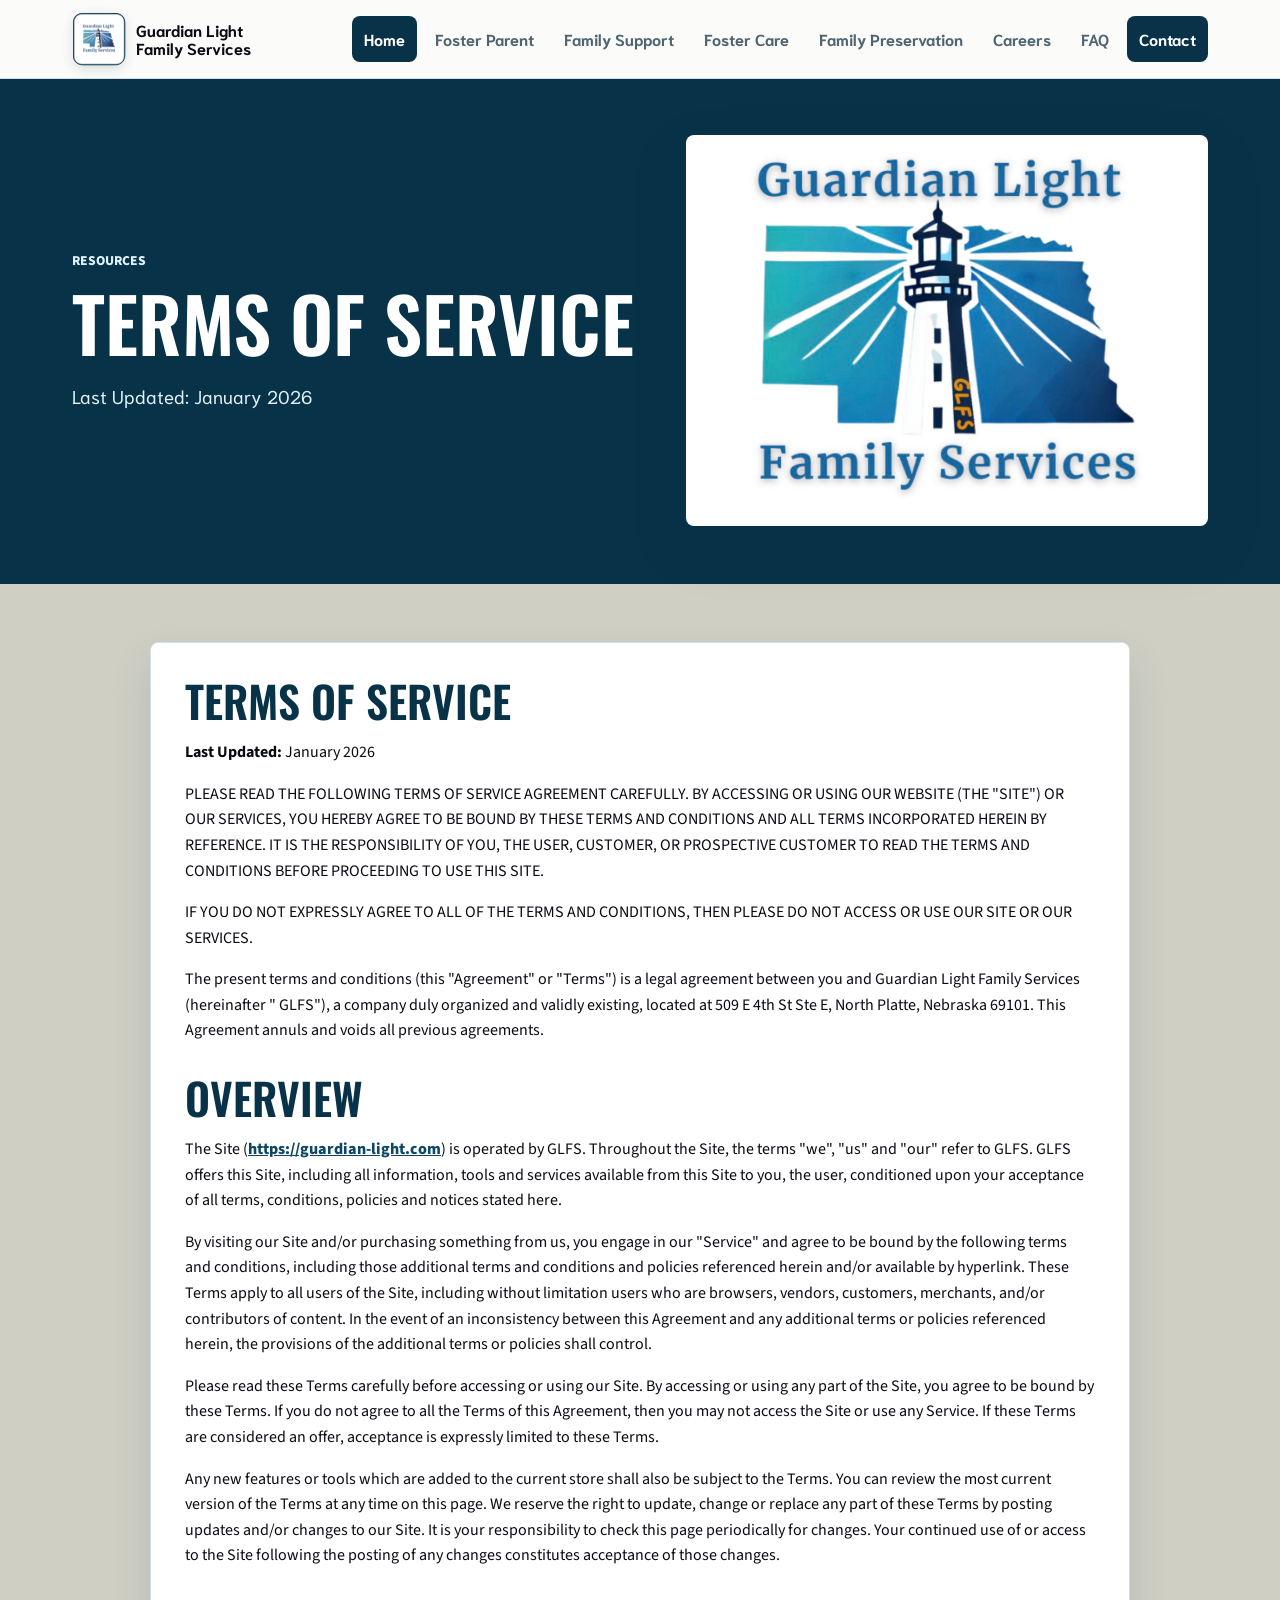
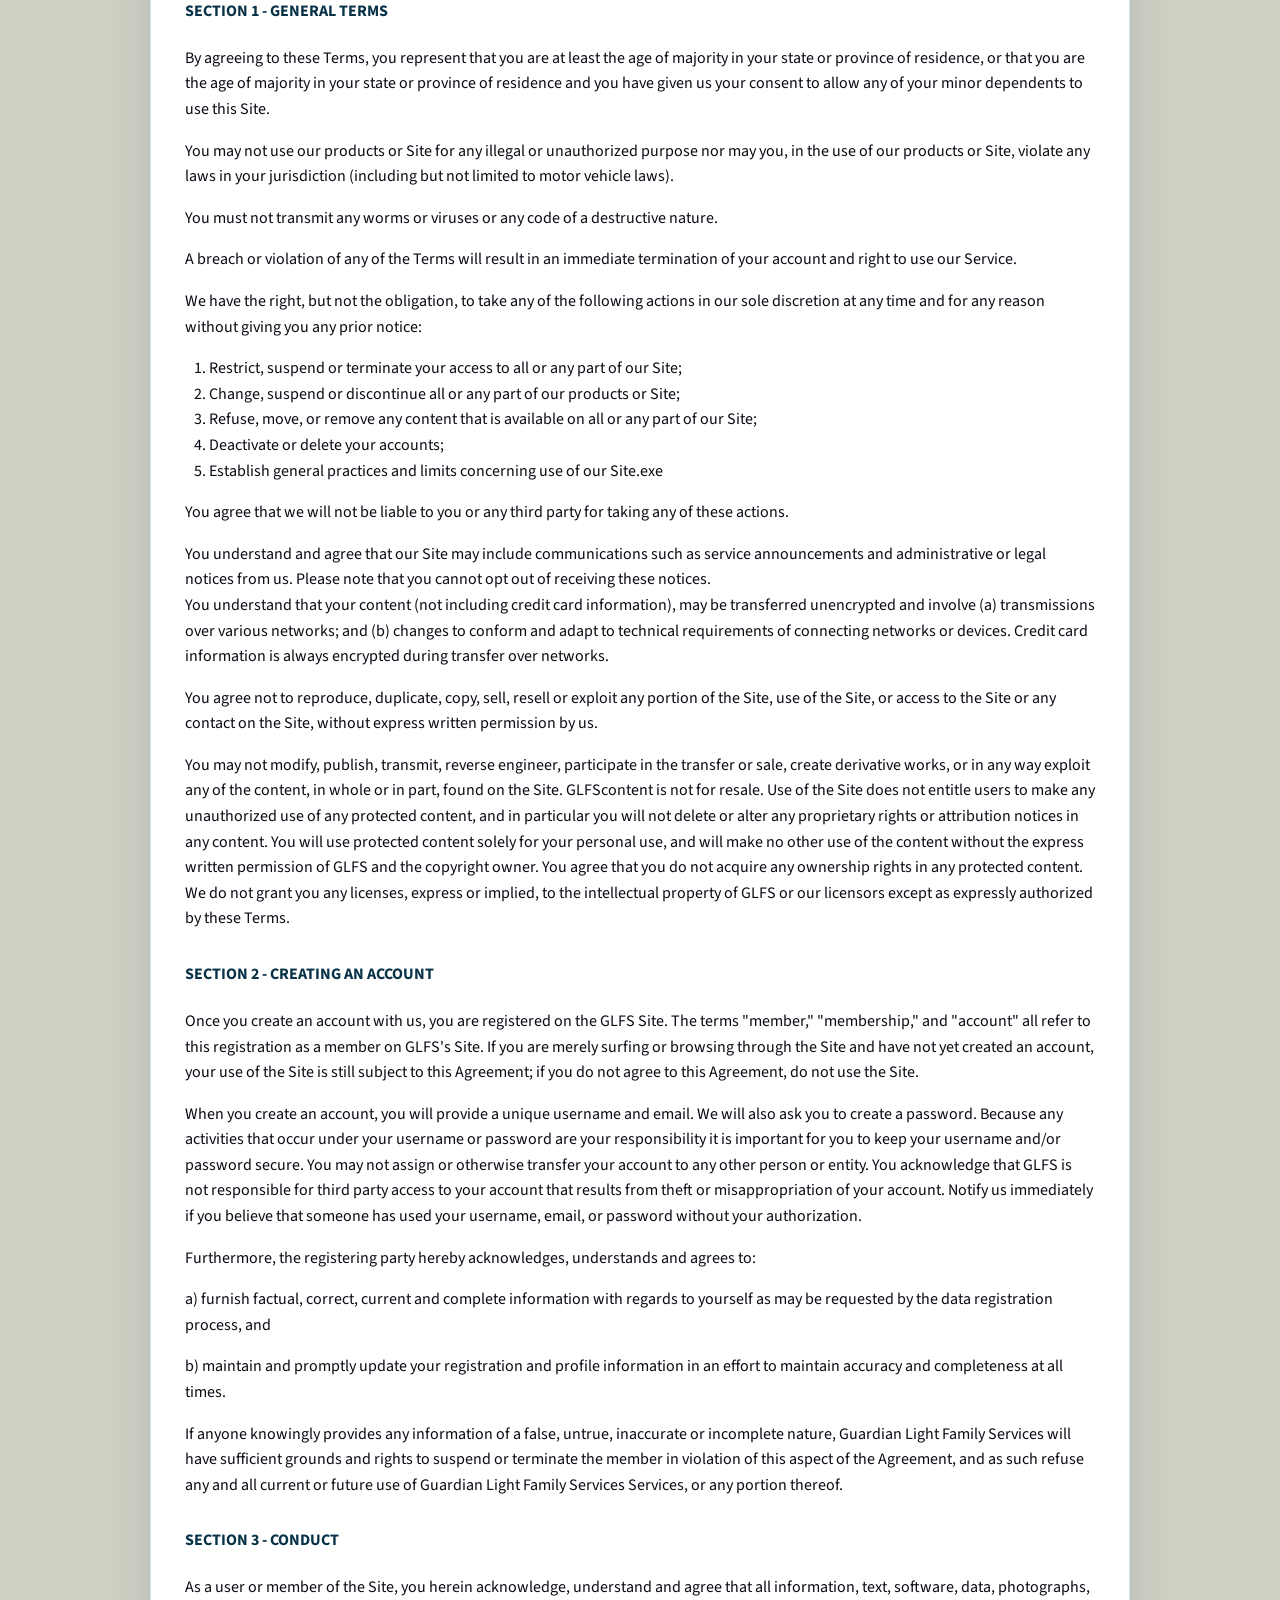
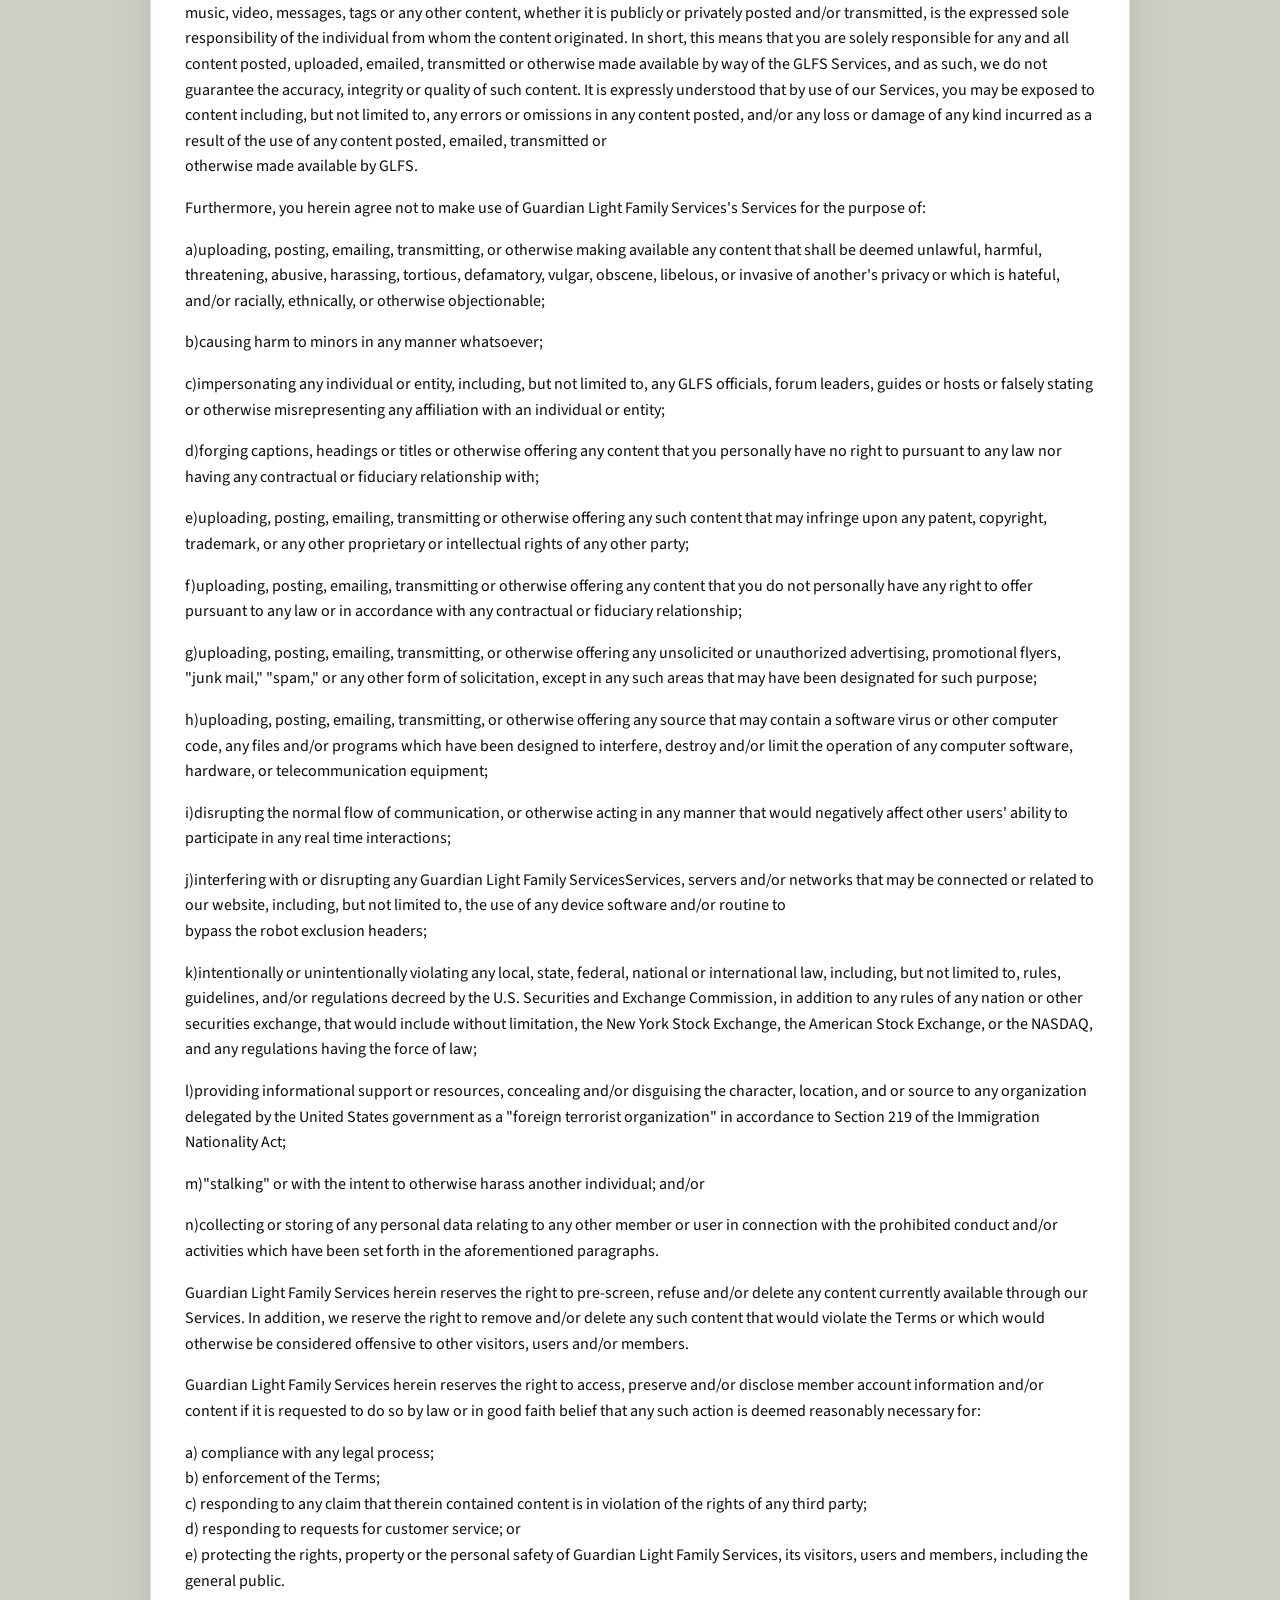
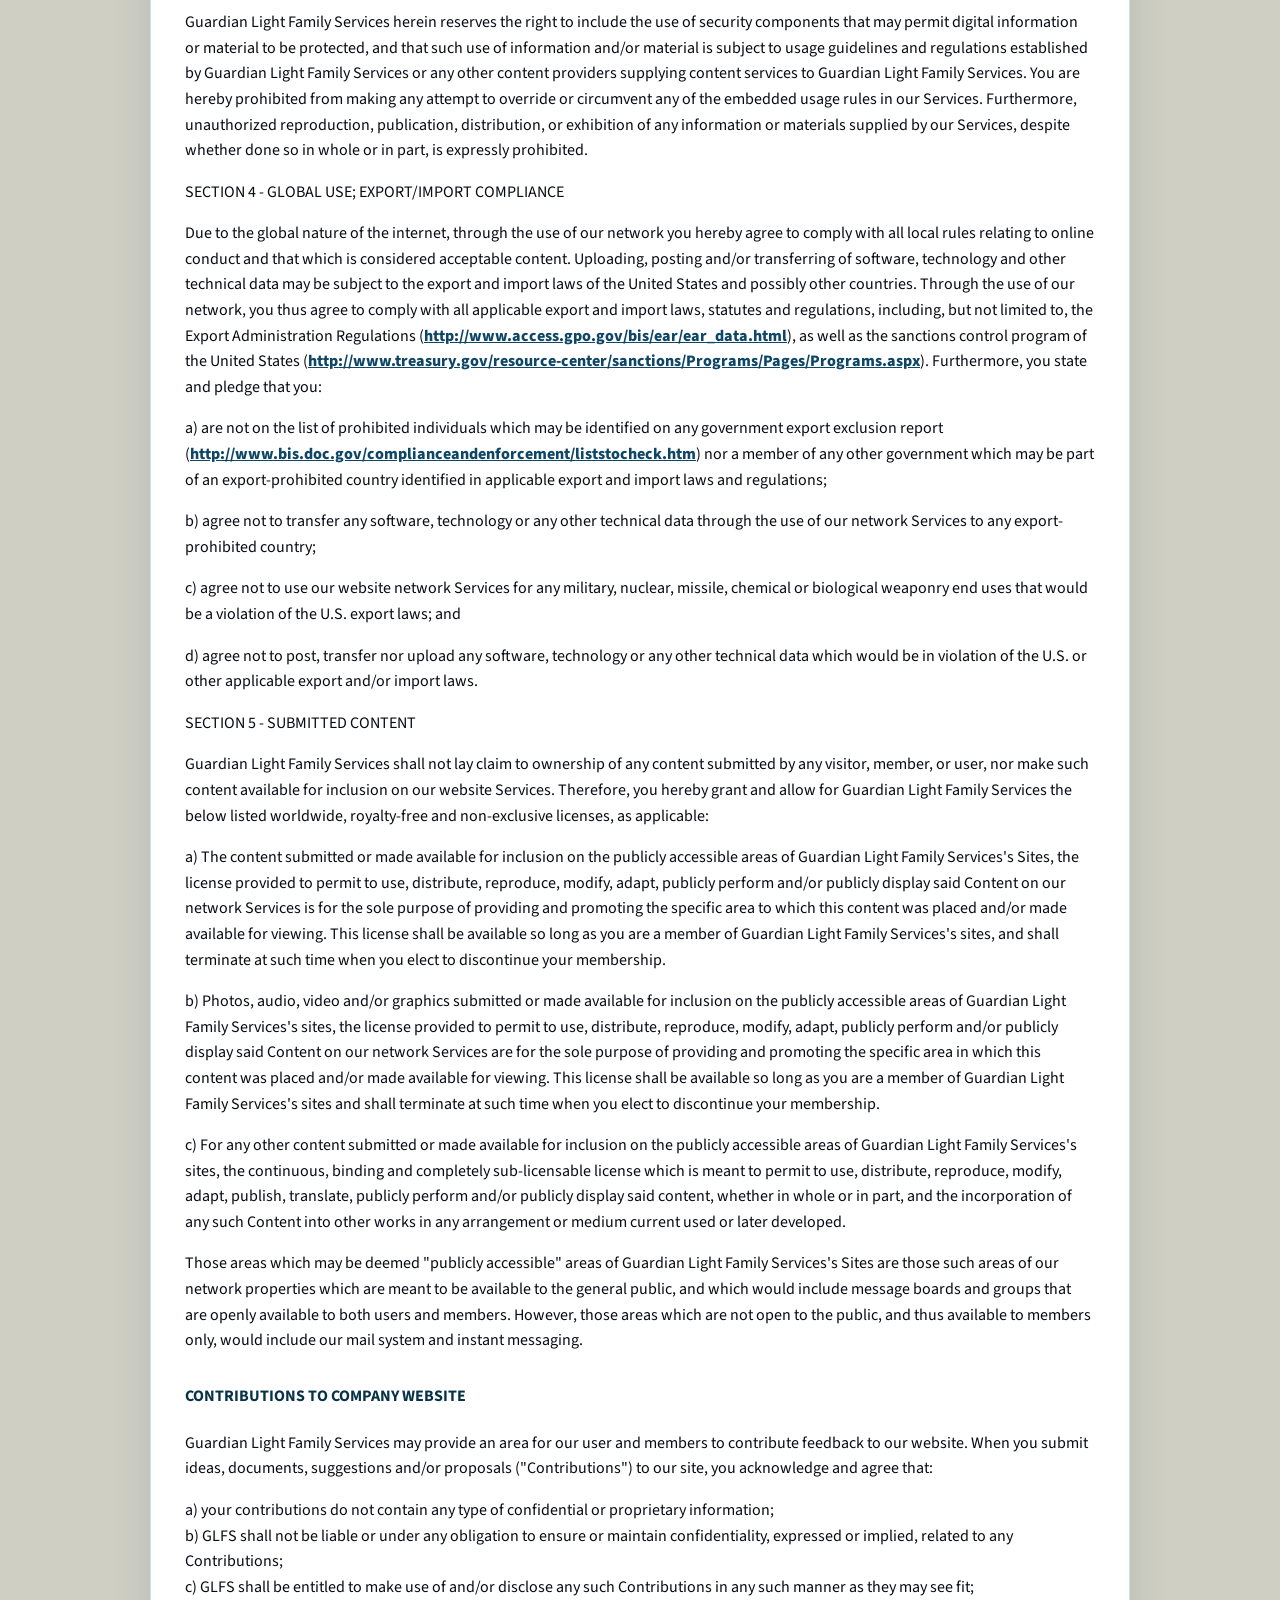
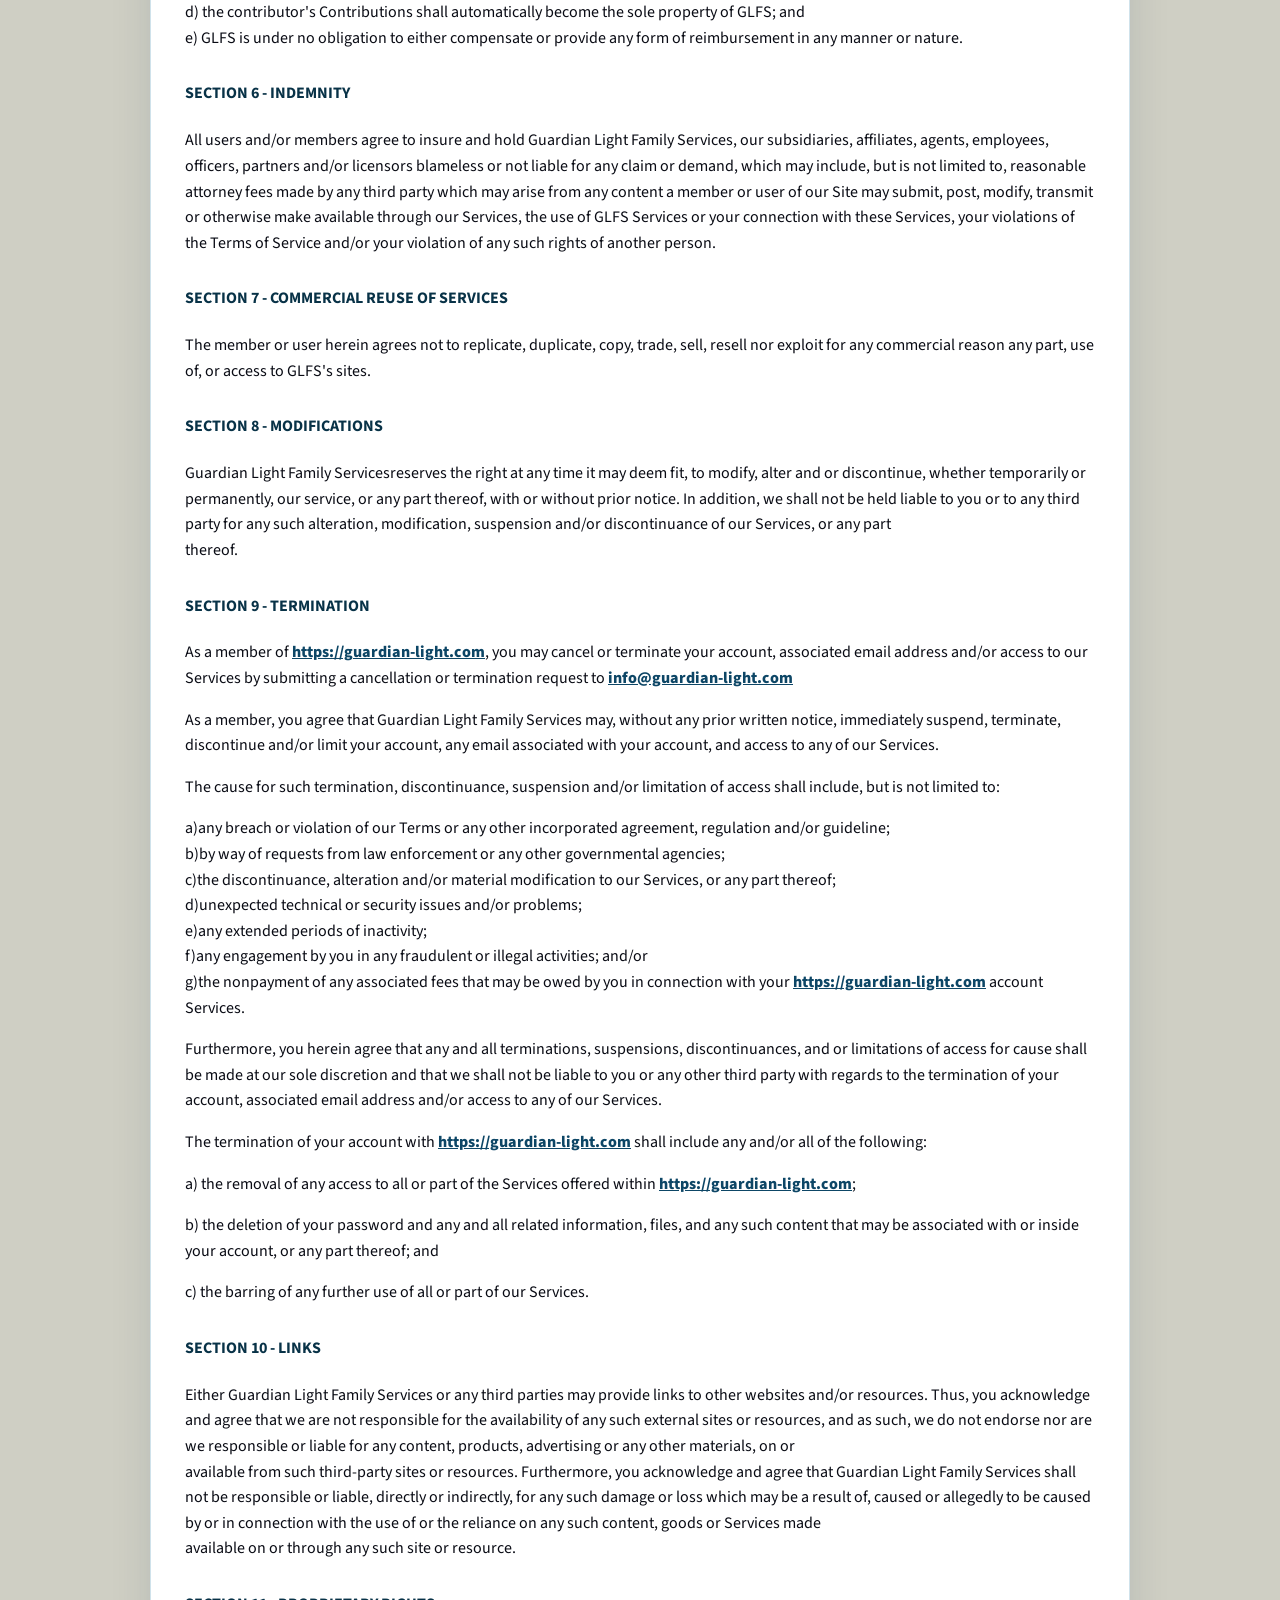
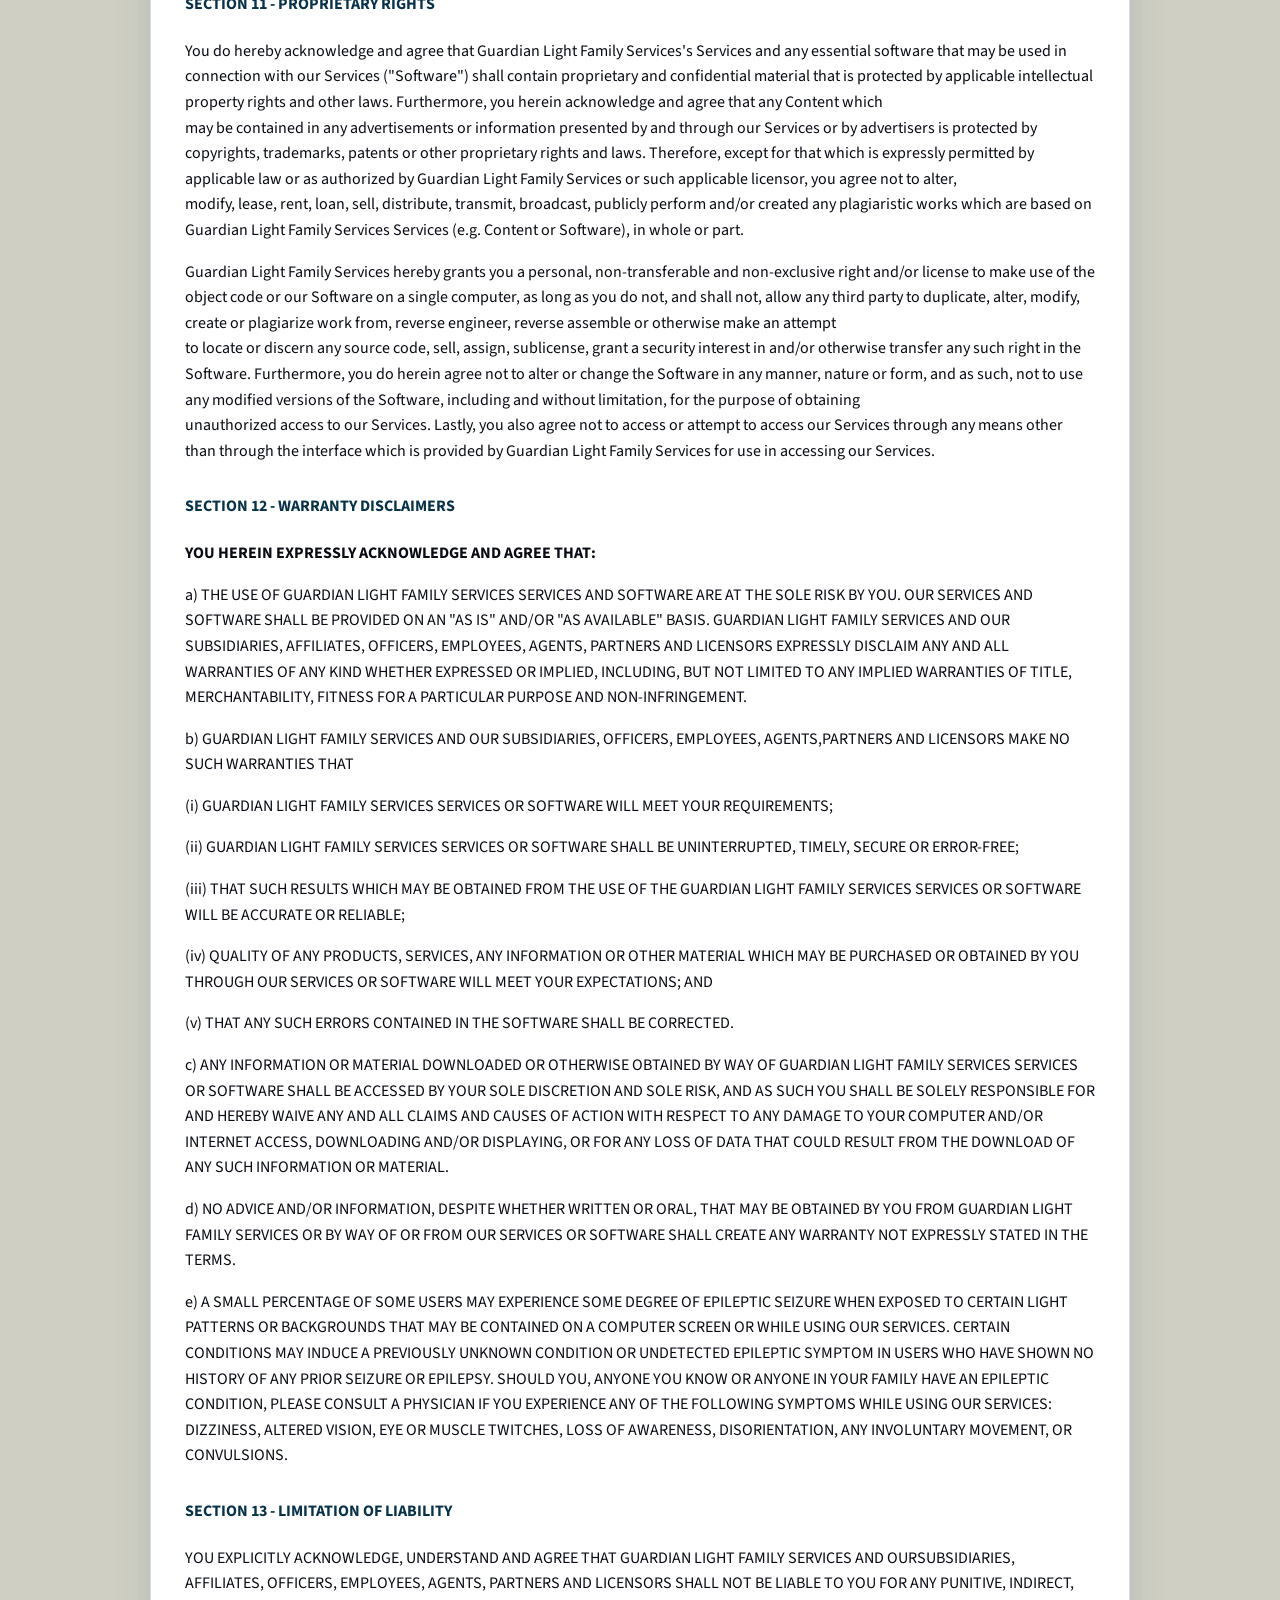
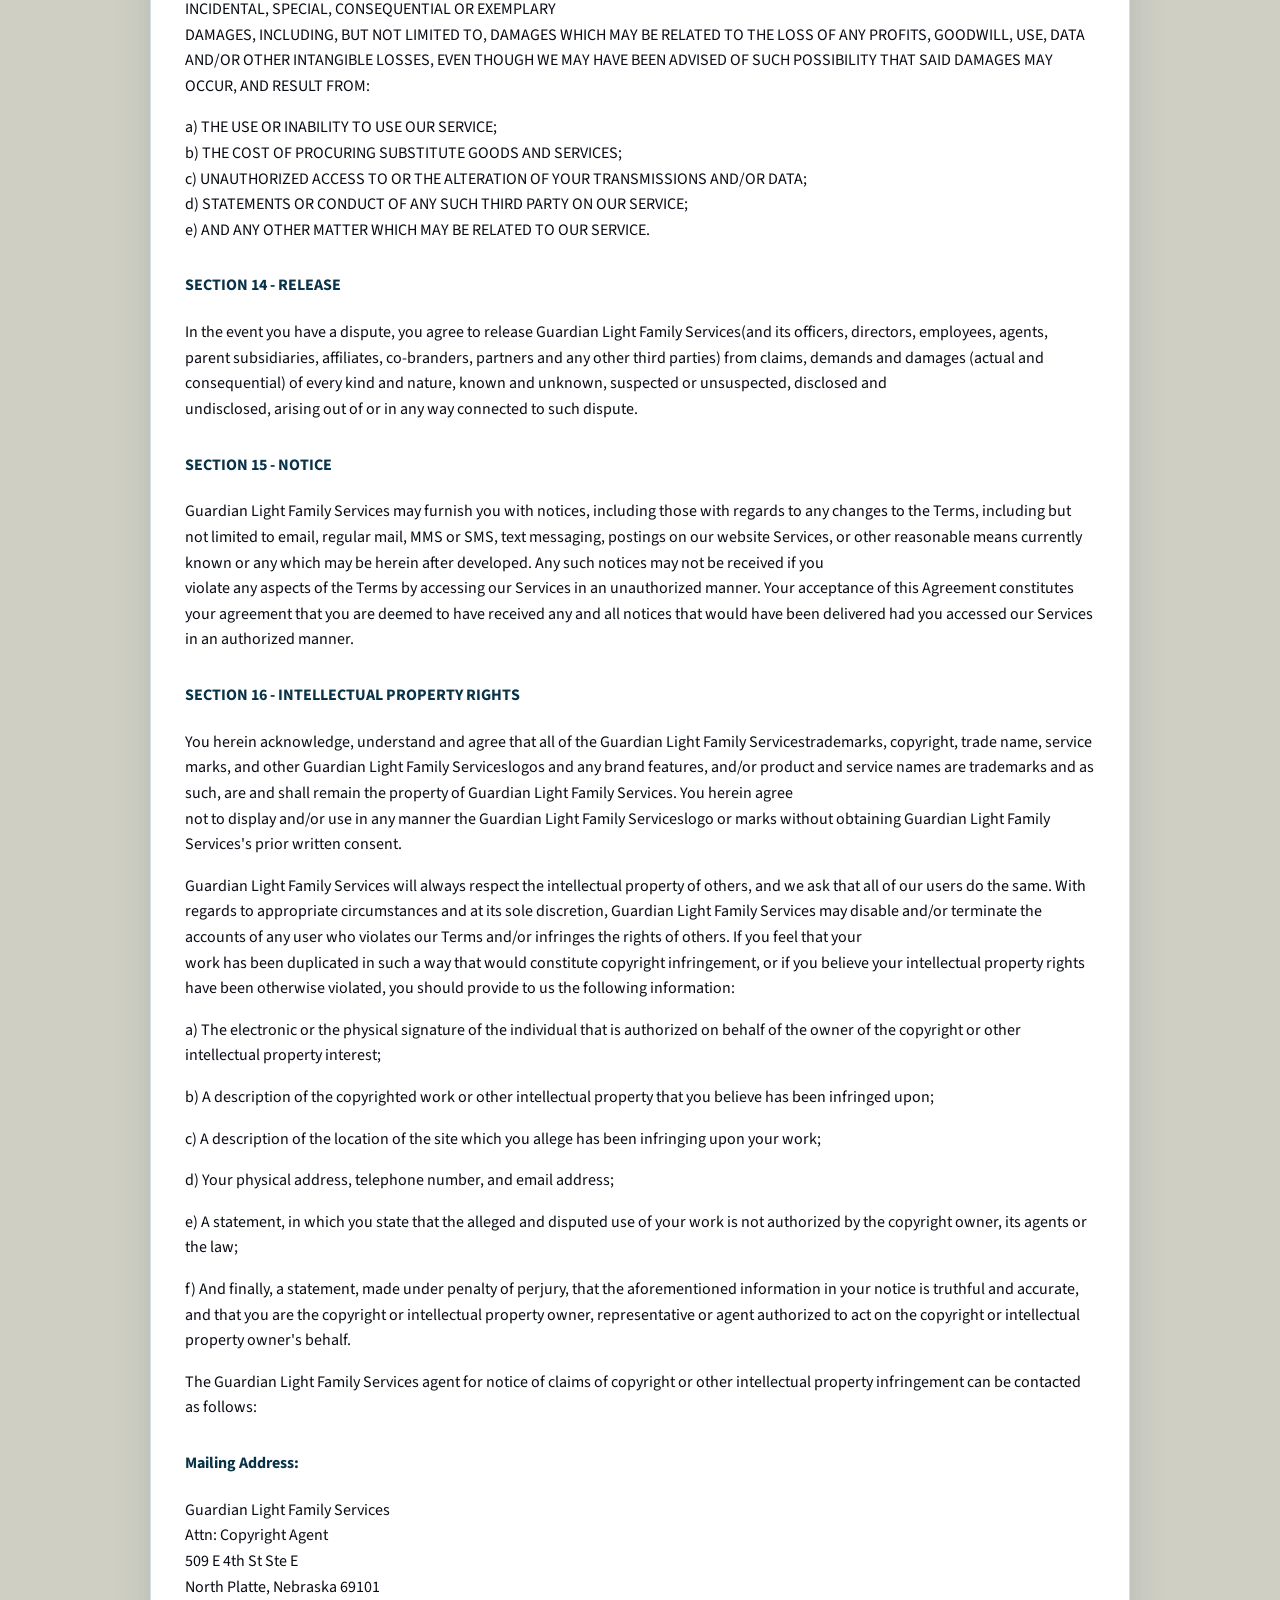
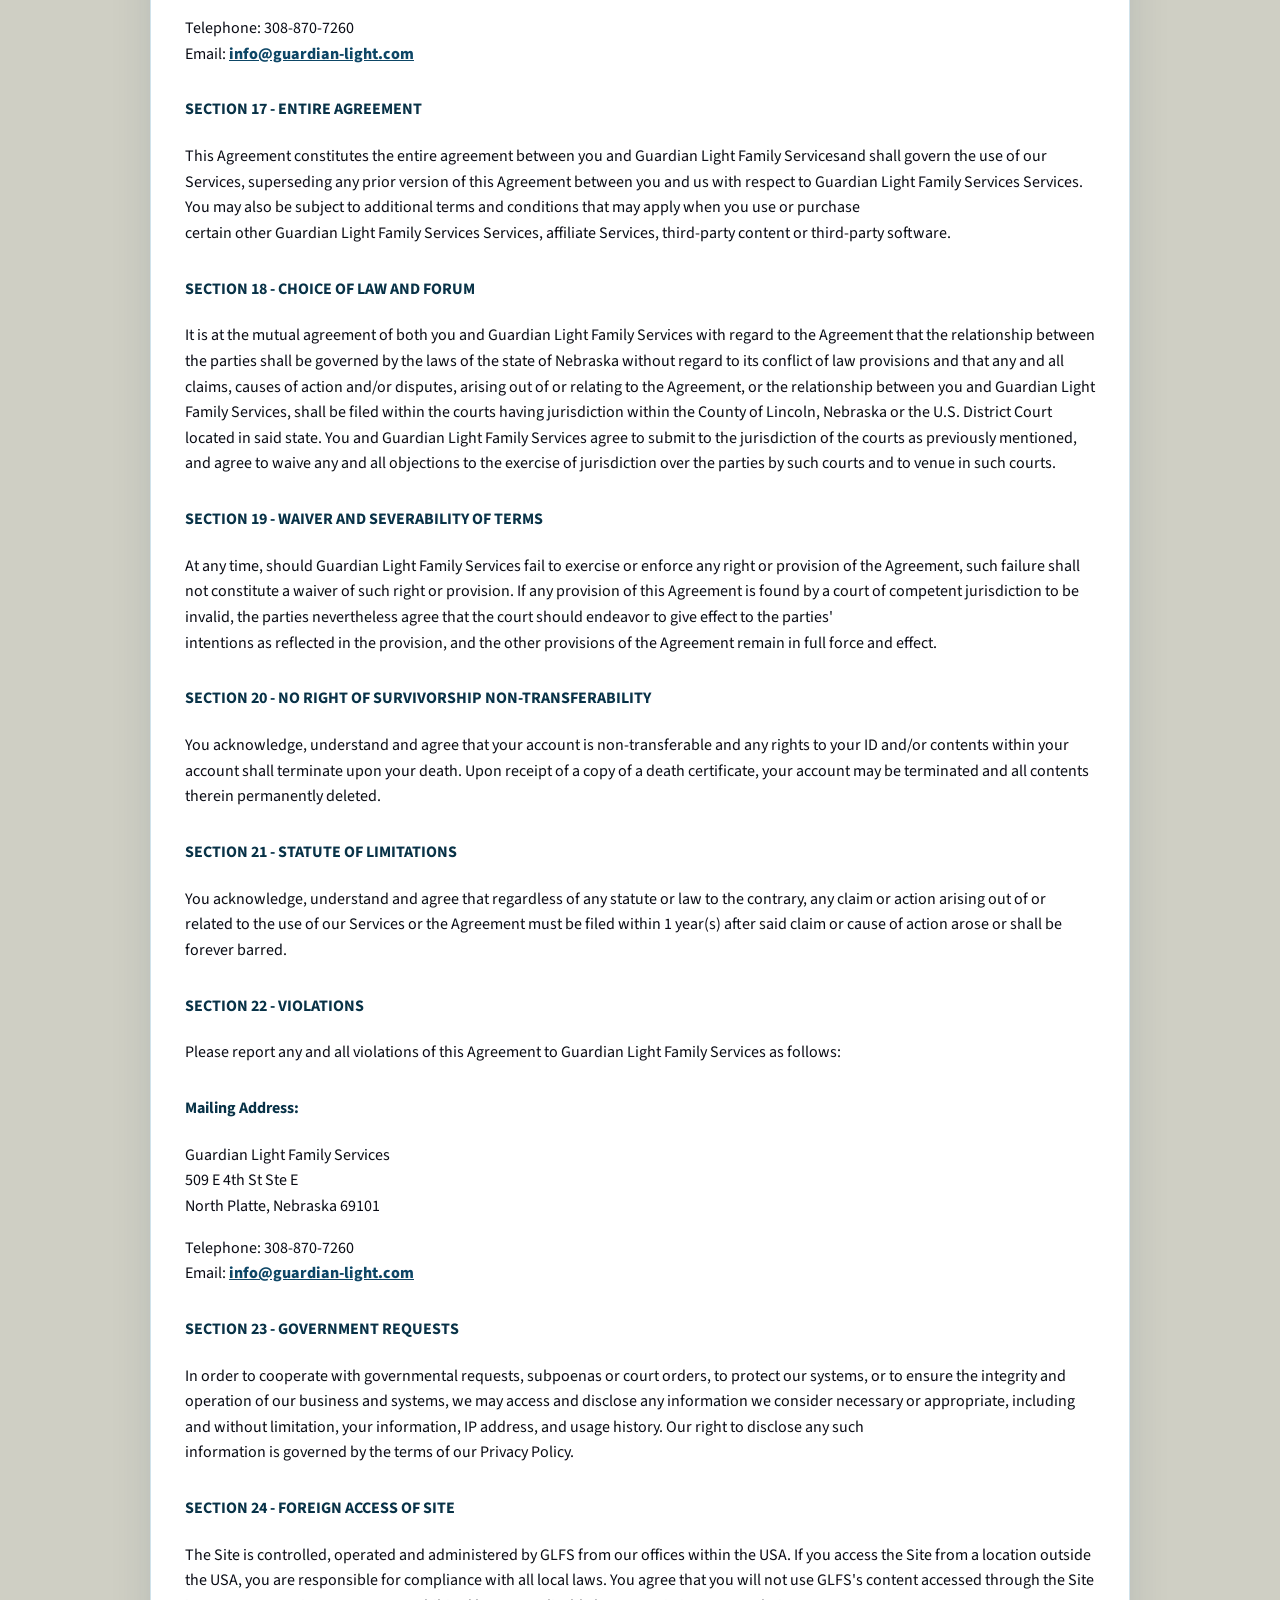
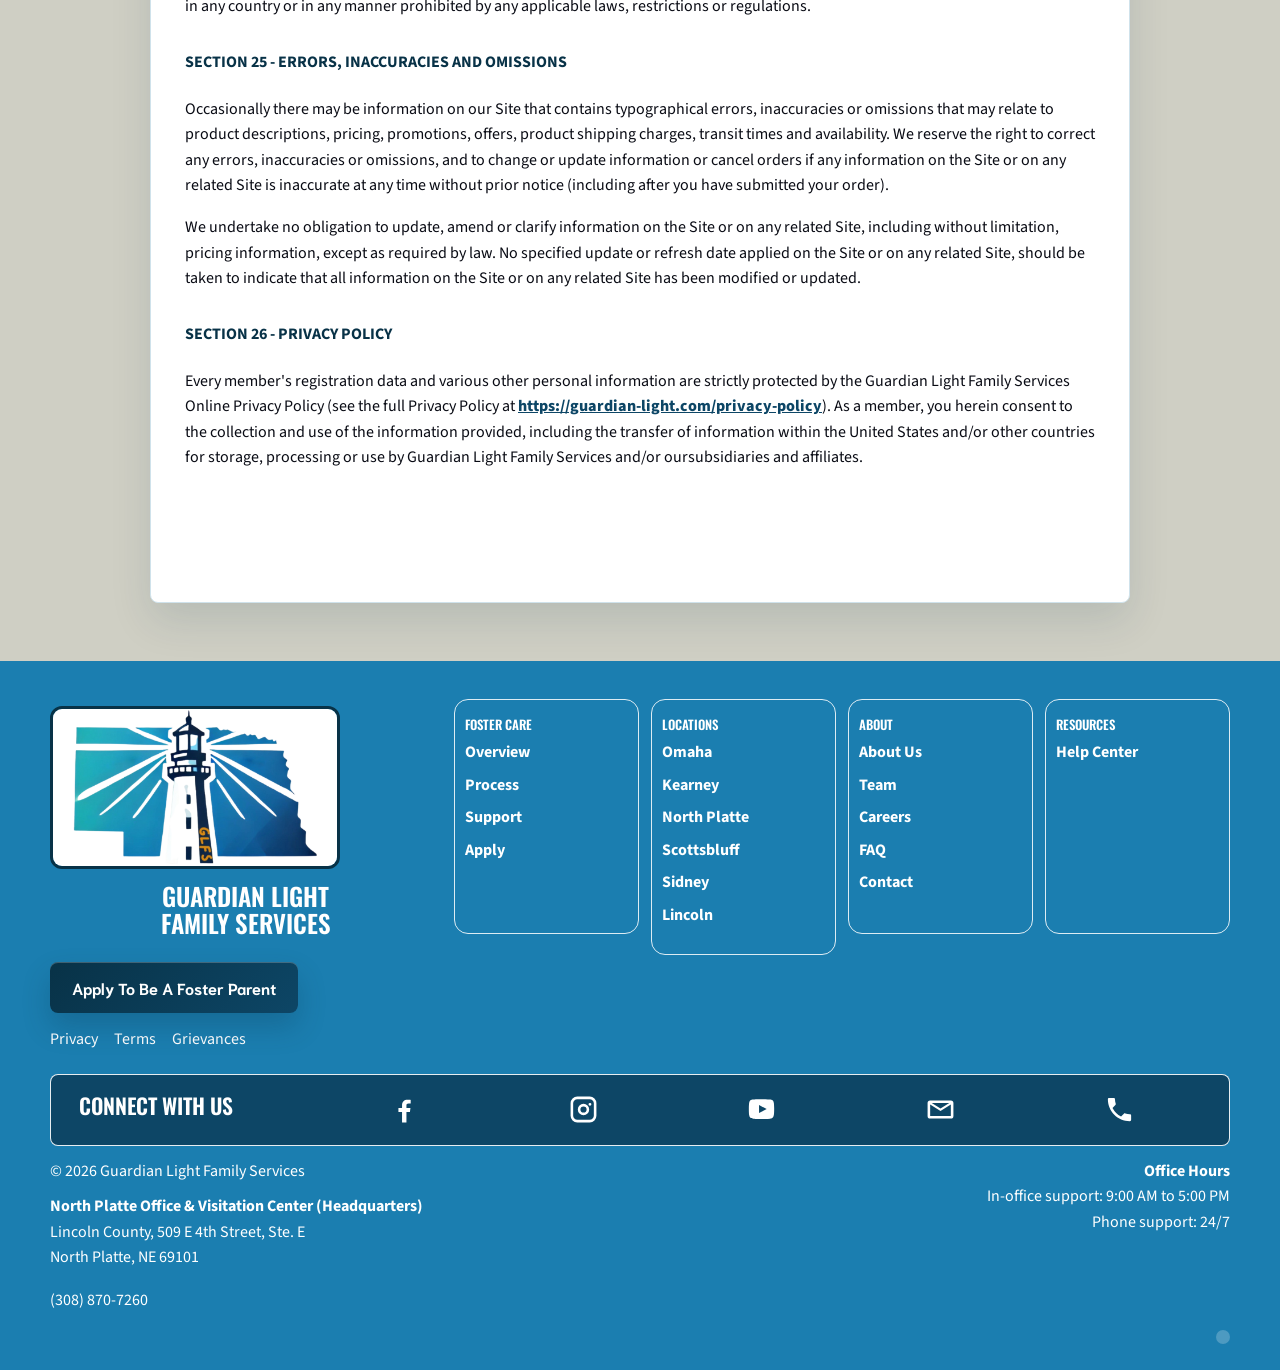
<file: terms-of-service.html>
<!doctype html>
<html lang="en">
<head>
  <meta charset="utf-8">
  <meta name="viewport" content="width=device-width, initial-scale=1">
  <meta name="description" content="Guardian Light Family Services terms of service. Read our terms and conditions for using our website.">
  <title>Terms of Service | Guardian Light Family Services</title>
  <link rel="icon" type="image/png" href="assets/favicon-rounded.png">
  <link rel="apple-touch-icon" href="assets/favicon-rounded.png">
  <link rel="stylesheet" href="styles.css">
</head>
<body>
  <div class="page-loader" aria-label="Loading Guardian Light Family Services">
    <div class="loader-card">
      <img src="assets/logo.jpg" alt="Guardian Light Family Services logo">
      <div class="loader-ring" aria-hidden="true"></div>
    </div>
  </div>
  <header class="site-header"><nav class="nav" aria-label="Main navigation"><a class="brand" href="index.html"><img src="assets/favicon-rounded.png" alt="Guardian Light Family Services logo"><span>Guardian Light Family Services</span></a><button class="nav-toggle" type="button" aria-label="Open navigation" aria-expanded="false"><span></span><span></span><span></span></button><div class="nav-links">
        <a href="index.html">Home</a>
        <a href="become-a-foster-parent.html">Foster Parent</a>
        <a href="family-support.html">Family Support</a>
        <a href="foster-care.html">Foster Care</a>
        <a href="family-preservation.html">Family Preservation</a>
        <a href="careers.html">Careers</a>
        <a href="faq.html">FAQ</a>
        <a href="contact.html">Contact</a>
      </div></nav></header>
  <main>
    <section class="page-hero policy-hero">
      <div class="hero">
        <div>
          <p class="eyebrow">Resources</p>
          <h1>Terms of Service</h1>
          <p class="lead">Last Updated: January 2026</p>
        </div>
        <div class="hero-image"><img src="assets/logo.jpg" alt="Guardian Light Family Services logo"></div>
      </div>
    </section>
    <section class="section">
      <div class="section-inner policy-content original-policy-content">
        <h2>Terms of Service</h2>
        <p><strong>Last Updated:</strong> January 2026</p>
        <p>PLEASE READ THE FOLLOWING TERMS OF SERVICE AGREEMENT CAREFULLY. BY ACCESSING OR USING OUR WEBSITE (THE "SITE") OR OUR SERVICES, YOU HEREBY AGREE TO BE BOUND BY THESE TERMS AND CONDITIONS AND ALL TERMS INCORPORATED HEREIN BY REFERENCE. IT IS THE RESPONSIBILITY OF YOU, THE USER, CUSTOMER, OR PROSPECTIVE CUSTOMER TO READ THE TERMS AND CONDITIONS BEFORE PROCEEDING TO USE THIS SITE.</p><p>IF YOU DO NOT EXPRESSLY AGREE TO ALL OF THE TERMS AND CONDITIONS, THEN PLEASE DO NOT ACCESS OR USE OUR SITE OR OUR SERVICES.</p><p>The present terms and conditions (this "Agreement" or "Terms") is a legal agreement between you and Guardian Light Family Services (hereinafter " GLFS"), a company duly organized and validly existing, located at 509 E 4th St Ste E, North Platte, Nebraska 69101. This Agreement annuls and voids all previous agreements.</p><h2>OVERVIEW</h2><p>The Site (<a href="https://guardian-light.com/">https://guardian-light.com</a>) is operated by GLFS. Throughout the Site, the terms "we", "us" and "our" refer to GLFS. GLFS offers this Site, including all information, tools and services available from this Site to you, the user, conditioned upon your acceptance of all terms, conditions, policies and notices stated here.</p><p>By visiting our Site and/or purchasing something from us, you engage in our "Service" and agree to be bound by the following terms and conditions, including those additional terms and conditions and policies referenced herein and/or available by hyperlink. These Terms apply to all users of the Site, including without limitation users who are browsers, vendors, customers, merchants, and/or contributors of content. In the event of an inconsistency between this Agreement and any additional terms or policies referenced herein, the provisions of the additional terms or policies shall control.</p><p>Please read these Terms carefully before accessing or using our Site. By accessing or using any part of the Site, you agree to be bound by these Terms. If you do not agree to all the Terms of this Agreement, then you may not access the Site or use any Service. If these Terms are considered an offer, acceptance is expressly limited to these Terms.</p><p>Any new features or tools which are added to the current store shall also be subject to the Terms. You can review the most current version of the Terms at any time on this page. We reserve the right to update, change or replace any part of these Terms by posting updates and/or changes to our Site. It is your responsibility to check this page periodically for changes. Your continued use of or access to the Site following the posting of any changes constitutes acceptance of those changes.</p><h4>SECTION 1 - GENERAL TERMS</h4><p>By agreeing to these Terms, you represent that you are at least the age of majority in your state or province of residence, or that you are the age of majority in your state or province of residence and you have given us your consent to allow any of your minor dependents to use this Site.</p><p>You may not use our products or Site for any illegal or unauthorized purpose nor may you, in the use of our products or Site, violate any laws in your jurisdiction (including but not limited to motor vehicle laws).</p><p>You must not transmit any worms or viruses or any code of a destructive nature.</p><p>A breach or violation of any of the Terms will result in an immediate termination of your account and right to use our Service.</p><p>We have the right, but not the obligation, to take any of the following actions in our sole discretion at any time and for any reason without giving you any prior notice:</p><ol role="list" class="list-2 paragraph-2"><li>Restrict, suspend or terminate your access to all or any part of our Site;</li><li>Change, suspend or discontinue all or any part of our products or Site;</li><li>Refuse, move, or remove any content that is available on all or any part of our Site;</li><li>Deactivate or delete your accounts;</li><li>Establish general practices and limits concerning use of our Site.exe</li></ol><p>You agree that we will not be liable to you or any third party for taking any of these actions.</p><p class="paragraph-2">You understand and agree that our Site may include communications such as service announcements and administrative or legal notices from us. Please note that you cannot opt out of receiving these notices.<br>You understand that your content (not including credit card information), may be transferred unencrypted and involve (a) transmissions over various networks; and (b) changes to conform and adapt to technical requirements of connecting networks or devices. Credit card information is always encrypted during transfer over networks.</p><p>You agree not to reproduce, duplicate, copy, sell, resell or exploit any portion of the Site, use of the Site, or access to the Site or any contact on the Site, without express written permission by us.</p><p>You may not modify, publish, transmit, reverse engineer, participate in the transfer or sale, create derivative works, or in any way exploit any of the content, in whole or in part, found on the Site. GLFScontent is not for resale. Use of the Site does not entitle users to make any unauthorized use of any protected content, and in particular you will not delete or alter any proprietary rights or attribution notices in any content. You will use protected content solely for your personal use, and will make no other use of the content without the express written permission of GLFS and the copyright owner. You agree that you do not acquire any ownership rights in any protected content. We do not grant you any licenses, express or implied, to the intellectual property of GLFS or our licensors except as expressly authorized by these Terms.</p><h4>SECTION 2 - CREATING AN ACCOUNT</h4><p>Once you create an account with us, you are registered on the GLFS Site. The terms "member," "membership," and "account" all refer to this registration as a member on GLFS's Site. If you are merely surfing or browsing through the Site and have not yet created an account, your use of the Site is still subject to this Agreement; if you do not agree to this Agreement, do not use the Site.</p><p>When you create an account, you will provide a unique username and email. We will also ask you to create a password. Because any activities that occur under your username or password are your responsibility it is important for you to keep your username and/or password secure. You may not assign or otherwise transfer your account to any other person or entity. You acknowledge that GLFS is not responsible for third party access to your account that results from theft or misappropriation of your account. Notify us immediately if you believe that someone has used your username, email, or password without your authorization.</p><p>Furthermore, the registering party hereby acknowledges, understands and agrees to:</p><p>a) furnish factual, correct, current and complete information with regards to yourself as may be requested by the data registration process, and</p><p>b) maintain and promptly update your registration and profile information in an effort to maintain accuracy and completeness at all times.</p><p>If anyone knowingly provides any information of a false, untrue, inaccurate or incomplete nature, Guardian Light Family Services will have sufficient grounds and rights to suspend or terminate the member in violation of this aspect of the Agreement, and as such refuse any and all current or future use of Guardian Light Family Services Services, or any portion thereof.</p><h4>SECTION 3 - CONDUCT</h4><p>As a user or member of the Site, you herein acknowledge, understand and agree that all information, text, software, data, photographs, music, video, messages, tags or any other content, whether it is publicly or privately posted and/or transmitted, is the expressed sole responsibility of the individual from whom the content originated. In short, this means that you are solely responsible for any and all content posted, uploaded, emailed, transmitted or otherwise made available by way of the GLFS Services, and as such, we do not guarantee the accuracy, integrity or quality of such content. It is expressly understood that by use of our Services, you may be exposed to content including, but not limited to, any errors or omissions in any content posted, and/or any loss or damage of any kind incurred as a result of the use of any content posted, emailed, transmitted or<br>otherwise made available by GLFS.</p><p>Furthermore, you herein agree not to make use of Guardian Light Family Services's Services for the purpose of:</p><p>a)uploading, posting, emailing, transmitting, or otherwise making available any content that shall be deemed unlawful, harmful, threatening, abusive, harassing, tortious, defamatory, vulgar, obscene, libelous, or invasive of another's privacy or which is hateful, and/or racially, ethnically, or otherwise objectionable;</p><p>b)causing harm to minors in any manner whatsoever;</p><p>c)impersonating any individual or entity, including, but not limited to, any GLFS officials, forum leaders, guides or hosts or falsely stating or otherwise misrepresenting any affiliation with an individual or entity;</p><p>d)forging captions, headings or titles or otherwise offering any content that you personally have no right to pursuant to any law nor having any contractual or fiduciary relationship with;</p><p>e)uploading, posting, emailing, transmitting or otherwise offering any such content that may infringe upon any patent, copyright, trademark, or any other proprietary or intellectual rights of any other party;</p><p>f)uploading, posting, emailing, transmitting or otherwise offering any content that you do not personally have any right to offer pursuant to any law or in accordance with any contractual or fiduciary relationship;</p><p>g)uploading, posting, emailing, transmitting, or otherwise offering any unsolicited or unauthorized advertising, promotional flyers, "junk mail," "spam," or any other form of solicitation, except in any such areas that may have been designated for such purpose;</p><p>h)uploading, posting, emailing, transmitting, or otherwise offering any source that may contain a software virus or other computer code, any files and/or programs which have been designed to interfere, destroy and/or limit the operation of any computer software, hardware, or telecommunication equipment;</p><p>i)disrupting the normal flow of communication, or otherwise acting in any manner that would negatively affect other users' ability to participate in any real time interactions;</p><p>j)interfering with or disrupting any Guardian Light Family ServicesServices, servers and/or networks that may be connected or related to our website, including, but not limited to, the use of any device software and/or routine to<br>bypass the robot exclusion headers;</p><p>k)intentionally or unintentionally violating any local, state, federal, national or international law, including, but not limited to, rules, guidelines, and/or regulations decreed by the U.S. Securities and Exchange Commission, in addition to any rules of any nation or other securities exchange, that would include without limitation, the New York Stock Exchange, the American Stock Exchange, or the NASDAQ, and any regulations having the force of law;</p><p>l)providing informational support or resources, concealing and/or disguising the character, location, and or source to any organization delegated by the United States government as a "foreign terrorist organization" in accordance to Section 219 of the Immigration Nationality Act;</p><p>m)"stalking" or with the intent to otherwise harass another individual; and/or</p><p>n)collecting or storing of any personal data relating to any other member or user in connection with the prohibited conduct and/or activities which have been set forth in the aforementioned paragraphs.</p><p>Guardian Light Family Services herein reserves the right to pre-screen, refuse and/or delete any content currently available through our Services. In addition, we reserve the right to remove and/or delete any such content that would violate the Terms or which would otherwise be considered offensive to other visitors, users and/or members.</p><p>Guardian Light Family Services herein reserves the right to access, preserve and/or disclose member account information and/or content if it is requested to do so by law or in good faith belief that any such action is deemed reasonably necessary for:</p><p>a) compliance with any legal process;<br>b) enforcement of the Terms;<br>c) responding to any claim that therein contained content is in violation of the rights of any third party;<br>d) responding to requests for customer service; or<br>e) protecting the rights, property or the personal safety of Guardian Light Family Services, its visitors, users and members, including the general public.</p><p>Guardian Light Family Services herein reserves the right to include the use of security components that may permit digital information or material to be protected, and that such use of information and/or material is subject to usage guidelines and regulations established by Guardian Light Family Services or any other content providers supplying content services to Guardian Light Family Services. You are hereby prohibited from making any attempt to override or circumvent any of the embedded usage rules in our Services. Furthermore, unauthorized reproduction, publication, distribution, or exhibition of any information or materials supplied by our Services, despite whether done so in whole or in part, is expressly prohibited.</p><p>SECTION 4 - GLOBAL USE; EXPORT/IMPORT COMPLIANCE</p><p>Due to the global nature of the internet, through the use of our network you hereby agree to comply with all local rules relating to online conduct and that which is considered acceptable content. Uploading, posting and/or transferring of software, technology and other technical data may be subject to the export and import laws of the United States and possibly other countries. Through the use of our network, you thus agree to comply with all applicable export and import laws, statutes and regulations, including, but not limited to, the Export Administration Regulations (<a href="http://www.access.gpo.gov/bis/ear/ear_data.html" target="_blank">http://www.access.gpo.gov/bis/ear/ear_data.html</a>), as well as the sanctions control program of the United States (<a href="http://www.treasury.gov/resource-center/sanctions/Programs/Pages/Programs.aspx" target="_blank">http://www.treasury.gov/resource-center/sanctions/Programs/Pages/Programs.aspx</a>). Furthermore, you state and pledge that you:</p><p>a) are not on the list of prohibited individuals which may be identified on any government export exclusion report (<a href="http://www.bis.doc.gov/complianceandenforcement/liststocheck.htm" target="_blank">http://www.bis.doc.gov/complianceandenforcement/liststocheck.htm</a>) nor a member of any other government which may be part of an export-prohibited country identified in applicable export and import laws and regulations;</p><p>b) agree not to transfer any software, technology or any other technical data through the use of our network Services to any export-prohibited country;</p><p>c) agree not to use our website network Services for any military, nuclear, missile, chemical or biological weaponry end uses that would be a violation of the U.S. export laws; and</p><p>d) agree not to post, transfer nor upload any software, technology or any other technical data which would be in violation of the U.S. or other applicable export and/or import laws.</p><p>SECTION 5 - SUBMITTED CONTENT</p><p>Guardian Light Family Services shall not lay claim to ownership of any content submitted by any visitor, member, or user, nor make such content available for inclusion on our website Services. Therefore, you hereby grant and allow for Guardian Light Family Services the below listed worldwide, royalty-free and non-exclusive licenses, as applicable:</p><p>a) The content submitted or made available for inclusion on the publicly accessible areas of Guardian Light Family Services's Sites, the license provided to permit to use, distribute, reproduce, modify, adapt, publicly perform and/or publicly display said Content on our network Services is for the sole purpose of providing and promoting the specific area to which this content was placed and/or made available for viewing. This license shall be available so long as you are a member of Guardian Light Family Services's sites, and shall terminate at such time when you elect to discontinue your membership.</p><p>b) Photos, audio, video and/or graphics submitted or made available for inclusion on the publicly accessible areas of Guardian Light Family Services's sites, the license provided to permit to use, distribute, reproduce, modify, adapt, publicly perform and/or publicly display said Content on our network Services are for the sole purpose of providing and promoting the specific area in which this content was placed and/or made available for viewing. This license shall be available so long as you are a member of Guardian Light Family Services's sites and shall terminate at such time when you elect to discontinue your membership.</p><p>c) For any other content submitted or made available for inclusion on the publicly accessible areas of Guardian Light Family Services's sites, the continuous, binding and completely sub-licensable license which is meant to permit to use, distribute, reproduce, modify, adapt, publish, translate, publicly perform and/or publicly display said content, whether in whole or in part, and the incorporation of any such Content into other works in any arrangement or medium current used or later developed.</p><p>Those areas which may be deemed "publicly accessible" areas of Guardian Light Family Services's Sites are those such areas of our network properties which are meant to be available to the general public, and which would include message boards and groups that are openly available to both users and members. However, those areas which are not open to the public, and thus available to members only, would include our mail system and instant messaging.</p><h4>CONTRIBUTIONS TO COMPANY WEBSITE</h4><p>Guardian Light Family Services may provide an area for our user and members to contribute feedback to our website. When you submit ideas, documents, suggestions and/or proposals ("Contributions") to our site, you acknowledge and agree that:</p><p>a) your contributions do not contain any type of confidential or proprietary information;<br>b) GLFS shall not be liable or under any obligation to ensure or maintain confidentiality, expressed or implied, related to any Contributions;<br>c) GLFS shall be entitled to make use of and/or disclose any such Contributions in any such manner as they may see fit;<br>d) the contributor's Contributions shall automatically become the sole property of GLFS; and<br>e) GLFS is under no obligation to either compensate or provide any form of reimbursement in any manner or nature.</p><h4>SECTION 6 - INDEMNITY</h4><p>All users and/or members agree to insure and hold Guardian Light Family Services, our subsidiaries, affiliates, agents, employees, officers, partners and/or licensors blameless or not liable for any claim or demand, which may include, but is not limited to, reasonable attorney fees made by any third party which may arise from any content a member or user of our Site may submit, post, modify, transmit or otherwise make available through our Services, the use of GLFS Services or your connection with these Services, your violations of the Terms of Service and/or your violation of any such rights of another person.</p><h4>SECTION 7 - COMMERCIAL REUSE OF SERVICES</h4><p>The member or user herein agrees not to replicate, duplicate, copy, trade, sell, resell nor exploit for any commercial reason any part, use of, or access to GLFS's sites.</p><h4>SECTION 8 - MODIFICATIONS</h4><p>Guardian Light Family Servicesreserves the right at any time it may deem fit, to modify, alter and or discontinue, whether temporarily or permanently, our service, or any part thereof, with or without prior notice. In addition, we shall not be held liable to you or to any third party for any such alteration, modification, suspension and/or discontinuance of our Services, or any part<br>thereof.</p><h4>SECTION 9 - TERMINATION</h4><p>As a member of <a href="https://guardian-light.com/">https://guardian-light.com</a>, you may cancel or terminate your account, associated email address and/or access to our Services by submitting a cancellation or termination request to <a href="mailto:info@guardian-light.com">info@guardian-light.com</a></p><p>As a member, you agree that Guardian Light Family Services may, without any prior written notice, immediately suspend, terminate, discontinue and/or limit your account, any email associated with your account, and access to any of our Services.</p><p>The cause for such termination, discontinuance, suspension and/or limitation of access shall include, but is not limited to:</p><p>a)any breach or violation of our Terms or any other incorporated agreement, regulation and/or guideline;<br>b)by way of requests from law enforcement or any other governmental agencies;<br>c)the discontinuance, alteration and/or material modification to our Services, or any part thereof;<br>d)unexpected technical or security issues and/or problems;<br>e)any extended periods of inactivity;<br>f)any engagement by you in any fraudulent or illegal activities; and/or<br>g)the nonpayment of any associated fees that may be owed by you in connection with your <a href="https://guardian-light.com/">https://guardian-light.com</a> account Services.</p><p>Furthermore, you herein agree that any and all terminations, suspensions, discontinuances, and or limitations of access for cause shall be made at our sole discretion and that we shall not be liable to you or any other third party with regards to the termination of your account, associated email address and/or access to any of our Services.</p><p>The termination of your account with <a href="https://guardian-light.com/">https://guardian-light.com</a> shall include any and/or all of the following:</p><p>a) the removal of any access to all or part of the Services offered within <a href="https://guardian-light.com/">https://guardian-light.com</a>;</p><p>b) the deletion of your password and any and all related information, files, and any such content that may be associated with or inside your account, or any part thereof; and</p><p>c) the barring of any further use of all or part of our Services.</p><h4>SECTION 10 - LINKS</h4><p>Either Guardian Light Family Services or any third parties may provide links to other websites and/or resources. Thus, you acknowledge and agree that we are not responsible for the availability of any such external sites or resources, and as such, we do not endorse nor are we responsible or liable for any content, products, advertising or any other materials, on or<br>available from such third-party sites or resources. Furthermore, you acknowledge and agree that Guardian Light Family Services shall not be responsible or liable, directly or indirectly, for any such damage or loss which may be a result of, caused or allegedly to be caused by or in connection with the use of or the reliance on any such content, goods or Services made<br>available on or through any such site or resource.</p><h4>SECTION 11 - PROPRIETARY RIGHTS</h4><p>You do hereby acknowledge and agree that Guardian Light Family Services's Services and any essential software that may be used in connection with our Services ("Software") shall contain proprietary and confidential material that is protected by applicable intellectual property rights and other laws. Furthermore, you herein acknowledge and agree that any Content which<br>may be contained in any advertisements or information presented by and through our Services or by advertisers is protected by copyrights, trademarks, patents or other proprietary rights and laws. Therefore, except for that which is expressly permitted by applicable law or as authorized by Guardian Light Family Services or such applicable licensor, you agree not to alter,<br>modify, lease, rent, loan, sell, distribute, transmit, broadcast, publicly perform and/or created any plagiaristic works which are based on Guardian Light Family Services Services (e.g. Content or Software), in whole or part.</p><p>Guardian Light Family Services hereby grants you a personal, non-transferable and non-exclusive right and/or license to make use of the object code or our Software on a single computer, as long as you do not, and shall not, allow any third party to duplicate, alter, modify, create or plagiarize work from, reverse engineer, reverse assemble or otherwise make an attempt<br>to locate or discern any source code, sell, assign, sublicense, grant a security interest in and/or otherwise transfer any such right in the Software. Furthermore, you do herein agree not to alter or change the Software in any manner, nature or form, and as such, not to use any modified versions of the Software, including and without limitation, for the purpose of obtaining<br>unauthorized access to our Services. Lastly, you also agree not to access or attempt to access our Services through any means other than through the interface which is provided by Guardian Light Family Services for use in accessing our Services.</p><h4>SECTION 12 - WARRANTY DISCLAIMERS</h4><p><strong>YOU HEREIN EXPRESSLY ACKNOWLEDGE AND AGREE THAT:</strong></p><p>a) THE USE OF GUARDIAN LIGHT FAMILY SERVICES SERVICES AND SOFTWARE ARE AT THE SOLE RISK BY YOU. OUR SERVICES AND SOFTWARE SHALL BE PROVIDED ON AN "AS IS" AND/OR "AS AVAILABLE" BASIS. GUARDIAN LIGHT FAMILY SERVICES AND OUR SUBSIDIARIES, AFFILIATES, OFFICERS, EMPLOYEES, AGENTS, PARTNERS AND LICENSORS EXPRESSLY DISCLAIM ANY AND ALL WARRANTIES OF ANY KIND WHETHER EXPRESSED OR IMPLIED, INCLUDING, BUT NOT LIMITED TO ANY IMPLIED WARRANTIES OF TITLE, MERCHANTABILITY, FITNESS FOR A PARTICULAR PURPOSE AND NON-INFRINGEMENT.</p><p>b) GUARDIAN LIGHT FAMILY SERVICES AND OUR SUBSIDIARIES, OFFICERS, EMPLOYEES, AGENTS,PARTNERS AND LICENSORS MAKE NO SUCH WARRANTIES THAT</p><p>(i) GUARDIAN LIGHT FAMILY SERVICES SERVICES OR SOFTWARE WILL MEET YOUR REQUIREMENTS;</p><p>(ii) GUARDIAN LIGHT FAMILY SERVICES SERVICES OR SOFTWARE SHALL BE UNINTERRUPTED, TIMELY, SECURE OR ERROR-FREE;</p><p>(iii) THAT SUCH RESULTS WHICH MAY BE OBTAINED FROM THE USE OF THE GUARDIAN LIGHT FAMILY SERVICES SERVICES OR SOFTWARE WILL BE ACCURATE OR RELIABLE;</p><p>(iv) QUALITY OF ANY PRODUCTS, SERVICES, ANY INFORMATION OR OTHER MATERIAL WHICH MAY BE PURCHASED OR OBTAINED BY YOU THROUGH OUR SERVICES OR SOFTWARE WILL MEET YOUR EXPECTATIONS; AND</p><p>(v) THAT ANY SUCH ERRORS CONTAINED IN THE SOFTWARE SHALL BE CORRECTED.</p><p>c) ANY INFORMATION OR MATERIAL DOWNLOADED OR OTHERWISE OBTAINED BY WAY OF GUARDIAN LIGHT FAMILY SERVICES SERVICES OR SOFTWARE SHALL BE ACCESSED BY YOUR SOLE DISCRETION AND SOLE RISK, AND AS SUCH YOU SHALL BE SOLELY RESPONSIBLE FOR AND HEREBY WAIVE ANY AND ALL CLAIMS AND CAUSES OF ACTION WITH RESPECT TO ANY DAMAGE TO YOUR COMPUTER AND/OR INTERNET ACCESS, DOWNLOADING AND/OR DISPLAYING, OR FOR ANY LOSS OF DATA THAT COULD RESULT FROM THE DOWNLOAD OF ANY SUCH INFORMATION OR MATERIAL.</p><p>d) NO ADVICE AND/OR INFORMATION, DESPITE WHETHER WRITTEN OR ORAL, THAT MAY BE OBTAINED BY YOU FROM GUARDIAN LIGHT FAMILY SERVICES OR BY WAY OF OR FROM OUR SERVICES OR SOFTWARE SHALL CREATE ANY WARRANTY NOT EXPRESSLY STATED IN THE TERMS.</p><p>e) A SMALL PERCENTAGE OF SOME USERS MAY EXPERIENCE SOME DEGREE OF EPILEPTIC SEIZURE WHEN EXPOSED TO CERTAIN LIGHT PATTERNS OR BACKGROUNDS THAT MAY BE CONTAINED ON A COMPUTER SCREEN OR WHILE USING OUR SERVICES. CERTAIN CONDITIONS MAY INDUCE A PREVIOUSLY UNKNOWN CONDITION OR UNDETECTED EPILEPTIC SYMPTOM IN USERS WHO HAVE SHOWN NO HISTORY OF ANY PRIOR SEIZURE OR EPILEPSY. SHOULD YOU, ANYONE YOU KNOW OR ANYONE IN YOUR FAMILY HAVE AN EPILEPTIC CONDITION, PLEASE CONSULT A PHYSICIAN IF YOU EXPERIENCE ANY OF THE FOLLOWING SYMPTOMS WHILE USING OUR SERVICES: DIZZINESS, ALTERED VISION, EYE OR MUSCLE TWITCHES, LOSS OF AWARENESS, DISORIENTATION, ANY INVOLUNTARY MOVEMENT, OR CONVULSIONS.</p><h4>SECTION 13 - LIMITATION OF LIABILITY</h4><p>YOU EXPLICITLY ACKNOWLEDGE, UNDERSTAND AND AGREE THAT GUARDIAN LIGHT FAMILY SERVICES AND OURSUBSIDIARIES, AFFILIATES, OFFICERS, EMPLOYEES, AGENTS, PARTNERS AND LICENSORS SHALL NOT BE LIABLE TO YOU FOR ANY PUNITIVE, INDIRECT, INCIDENTAL, SPECIAL, CONSEQUENTIAL OR EXEMPLARY<br>DAMAGES, INCLUDING, BUT NOT LIMITED TO, DAMAGES WHICH MAY BE RELATED TO THE LOSS OF ANY PROFITS, GOODWILL, USE, DATA AND/OR OTHER INTANGIBLE LOSSES, EVEN THOUGH WE MAY HAVE BEEN ADVISED OF SUCH POSSIBILITY THAT SAID DAMAGES MAY OCCUR, AND RESULT FROM:</p><p>a) THE USE OR INABILITY TO USE OUR SERVICE;<br>b) THE COST OF PROCURING SUBSTITUTE GOODS AND SERVICES;<br>c) UNAUTHORIZED ACCESS TO OR THE ALTERATION OF YOUR TRANSMISSIONS AND/OR DATA;<br>d) STATEMENTS OR CONDUCT OF ANY SUCH THIRD PARTY ON OUR SERVICE;<br>e) AND ANY OTHER MATTER WHICH MAY BE RELATED TO OUR SERVICE.</p><h4>SECTION 14 - RELEASE</h4><p>In the event you have a dispute, you agree to release Guardian Light Family Services(and its officers, directors, employees, agents, parent subsidiaries, affiliates, co-branders, partners and any other third parties) from claims, demands and damages (actual and consequential) of every kind and nature, known and unknown, suspected or unsuspected, disclosed and<br>undisclosed, arising out of or in any way connected to such dispute.</p><h4>SECTION 15 - NOTICE</h4><p>Guardian Light Family Services may furnish you with notices, including those with regards to any changes to the Terms, including but not limited to email, regular mail, MMS or SMS, text messaging, postings on our website Services, or other reasonable means currently known or any which may be herein after developed. Any such notices may not be received if you<br>violate any aspects of the Terms by accessing our Services in an unauthorized manner. Your acceptance of this Agreement constitutes your agreement that you are deemed to have received any and all notices that would have been delivered had you accessed our Services in an authorized manner.</p><h4>SECTION 16 - INTELLECTUAL PROPERTY RIGHTS</h4><p>You herein acknowledge, understand and agree that all of the Guardian Light Family Servicestrademarks, copyright, trade name, service marks, and other Guardian Light Family Serviceslogos and any brand features, and/or product and service names are trademarks and as such, are and shall remain the property of Guardian Light Family Services. You herein agree<br>not to display and/or use in any manner the Guardian Light Family Serviceslogo or marks without obtaining Guardian Light Family Services's prior written consent.</p><p>Guardian Light Family Services will always respect the intellectual property of others, and we ask that all of our users do the same. With regards to appropriate circumstances and at its sole discretion, Guardian Light Family Services may disable and/or terminate the accounts of any user who violates our Terms and/or infringes the rights of others. If you feel that your<br>work has been duplicated in such a way that would constitute copyright infringement, or if you believe your intellectual property rights have been otherwise violated, you should provide to us the following information:</p><p>a) The electronic or the physical signature of the individual that is authorized on behalf of the owner of the copyright or other intellectual property interest;</p><p>b) A description of the copyrighted work or other intellectual property that you believe has been infringed upon;</p><p>c) A description of the location of the site which you allege has been infringing upon your work;</p><p>d) Your physical address, telephone number, and email address;</p><p>e) A statement, in which you state that the alleged and disputed use of your work is not authorized by the copyright owner, its agents or the law;</p><p>f) And finally, a statement, made under penalty of perjury, that the aforementioned information in your notice is truthful and accurate, and that you are the copyright or intellectual property owner, representative or agent authorized to act on the copyright or intellectual property owner's behalf.</p><p>The Guardian Light Family Services agent for notice of claims of copyright or other intellectual property infringement can be contacted as follows:</p><h4>Mailing Address:</h4><p>Guardian Light Family Services<br>Attn: Copyright Agent<br>509 E 4th St Ste E<br>North Platte, Nebraska 69101</p><p>Telephone: 308-870-7260<br>Email: <a href="mailto:info@guardian-light.com">info@guardian-light.com</a></p><h4>SECTION 17 - ENTIRE AGREEMENT</h4><p>This Agreement constitutes the entire agreement between you and Guardian Light Family Servicesand shall govern the use of our Services, superseding any prior version of this Agreement between you and us with respect to Guardian Light Family Services Services. You may also be subject to additional terms and conditions that may apply when you use or purchase<br>certain other Guardian Light Family Services Services, affiliate Services, third-party content or third-party software.</p><h4>SECTION 18 - CHOICE OF LAW AND FORUM</h4><p>It is at the mutual agreement of both you and Guardian Light Family Services with regard to the Agreement that the relationship between the parties shall be governed by the laws of the state of Nebraska without regard to its conflict of law provisions and that any and all claims, causes of action and/or disputes, arising out of or relating to the Agreement, or the relationship between you and Guardian Light Family Services, shall be filed within the courts having jurisdiction within the County of Lincoln, Nebraska or the U.S. District Court located in said state. You and Guardian Light Family Services agree to submit to the jurisdiction of the courts as previously mentioned, and agree to waive any and all objections to the exercise of jurisdiction over the parties by such courts and to venue in such courts.</p><h4>SECTION 19 - WAIVER AND SEVERABILITY OF TERMS</h4><p>At any time, should Guardian Light Family Services fail to exercise or enforce any right or provision of the Agreement, such failure shall not constitute a waiver of such right or provision. If any provision of this Agreement is found by a court of competent jurisdiction to be invalid, the parties nevertheless agree that the court should endeavor to give effect to the parties'<br>intentions as reflected in the provision, and the other provisions of the Agreement remain in full force and effect.</p><h4>SECTION 20 - NO RIGHT OF SURVIVORSHIP NON-TRANSFERABILITY</h4><p>You acknowledge, understand and agree that your account is non-transferable and any rights to your ID and/or contents within your account shall terminate upon your death. Upon receipt of a copy of a death certificate, your account may be terminated and all contents therein permanently deleted.</p><h4>SECTION 21 - STATUTE OF LIMITATIONS</h4><p>You acknowledge, understand and agree that regardless of any statute or law to the contrary, any claim or action arising out of or related to the use of our Services or the Agreement must be filed within 1 year(s) after said claim or cause of action arose or shall be forever barred.</p><h4>SECTION 22 - VIOLATIONS</h4><p>Please report any and all violations of this Agreement to Guardian Light Family Services as follows:</p><h4>Mailing Address:</h4><p>Guardian Light Family Services<br>509 E 4th St Ste E<br>North Platte, Nebraska 69101</p><p>Telephone: 308-870-7260<br>Email: <a href="mailto:info@guardian-light.com">info@guardian-light.com</a></p><h4>SECTION 23 - GOVERNMENT REQUESTS</h4><p>In order to cooperate with governmental requests, subpoenas or court orders, to protect our systems, or to ensure the integrity and operation of our business and systems, we may access and disclose any information we consider necessary or appropriate, including and without limitation, your information, IP address, and usage history. Our right to disclose any such<br>information is governed by the terms of our Privacy Policy.</p><h4>SECTION 24 - FOREIGN ACCESS OF SITE</h4><p>The Site is controlled, operated and administered by GLFS from our offices within the USA. If you access the Site from a location outside the USA, you are responsible for compliance with all local laws. You agree that you will not use GLFS's content accessed through the Site in any country or in any manner prohibited by any applicable laws, restrictions or regulations.</p><h4>SECTION 25 - ERRORS, INACCURACIES AND OMISSIONS</h4><p>Occasionally there may be information on our Site that contains typographical errors, inaccuracies or omissions that may relate to product descriptions, pricing, promotions, offers, product shipping charges, transit times and availability. We reserve the right to correct any errors, inaccuracies or omissions, and to change or update information or cancel orders if any information on the Site or on any related Site is inaccurate at any time without prior notice (including after you have submitted your order).</p><p>We undertake no obligation to update, amend or clarify information on the Site or on any related Site, including without limitation, pricing information, except as required by law. No specified update or refresh date applied on the Site or on any related Site, should be taken to indicate that all information on the Site or on any related Site has been modified or updated.</p><h4>SECTION 26 - PRIVACY POLICY</h4><p>Every member's registration data and various other personal information are strictly protected by the Guardian Light Family Services Online Privacy Policy (see the full Privacy Policy at <a href="https://guardian-light.com/privacy-policy">https://guardian-light.com/privacy-policy</a>). As a member, you herein consent to the collection and use of the information provided, including the transfer of information within the United States and/or other countries for storage, processing or use by Guardian Light Family Services and/or oursubsidiaries and affiliates.</p><h1>‍</h1>
      </div>
    </section>
  </main>  <footer class="footer site-footer">
    <div class="footer-shell">
      <div class="footer-top">
        <a class="footer-brand" href="index.html" aria-label="Guardian Light Family Services home">
          <img src="assets/community.png" alt="Guardian Light Family Services lighthouse graphic">
          <h3>Guardian Light<br>Family Services</h3>
        </a>
        <nav class="footer-column" aria-label="Foster care footer links">
          <h3>Foster care</h3>
          <a href="foster-care.html">Overview</a>
          <a href="become-a-foster-parent.html">Process</a>
          <a href="family-support.html">Support</a>
          <a href="become-a-foster-parent.html">Apply</a>
        </nav>
        <nav class="footer-column" aria-label="Locations footer links">
          <h3>Locations</h3>
          <a href="contact.html">Omaha</a>
          <a href="contact.html">Kearney</a>
          <a href="contact.html">North Platte</a>
          <a href="contact.html">Scottsbluff</a>
          <a href="contact.html">Sidney</a>
          <a href="contact.html">Lincoln</a>
        </nav>
        <nav class="footer-column" aria-label="About footer links">
          <h3>About</h3>
          <a href="index.html">About Us</a>
          <a href="careers.html">Team</a>
          <a href="careers.html">Careers</a>
          <a href="faq.html">FAQ</a>
          <a href="contact.html">Contact</a>
        </nav>
        <nav class="footer-column" aria-label="Resources footer links">
          <h3>Resources</h3>
          <a href="faq.html">Help Center</a>
        </nav>
      </div>

      <a class="button footer-apply" href="become-a-foster-parent.html">Apply To Be A Foster Parent</a>

      <div class="footer-legal">
        <a href="privacy-policy.html">Privacy</a>
        <a href="terms-of-service.html">Terms</a>
        <a href="https://cdn.prod.website-files.com/693af3915e315e939e7f7021/6966bc17dcac156622af1355_Client-Grievance-Policy.pdf" target="_blank" rel="noopener">Grievances</a>
      </div>

      <div class="connect-card" aria-label="Connect with Guardian Light Family Services">
        <h3>Connect With Us</h3>
        <a class="social-link" href="https://www.facebook.com/GLFSNEBRASKA/" target="_blank" rel="noopener" aria-label="Facebook">
          <svg viewBox="0 0 24 24" aria-hidden="true"><path d="M13.5 22v-8h2.7l.4-3.1h-3.1v-2c0-.9.3-1.5 1.6-1.5h1.7V4.6c-.3 0-1.3-.1-2.5-.1-2.5 0-4.2 1.5-4.2 4.3v2.1H7.3V14h2.8v8h3.4Z" fill="currentColor"/></svg>
        </a>
        <a class="social-link" href="https://www.instagram.com/glfs_nebraska/" target="_blank" rel="noopener" aria-label="Instagram">
          <svg viewBox="0 0 24 24" aria-hidden="true"><path d="M7.2 2h9.6A5.2 5.2 0 0 1 22 7.2v9.6a5.2 5.2 0 0 1-5.2 5.2H7.2A5.2 5.2 0 0 1 2 16.8V7.2A5.2 5.2 0 0 1 7.2 2Zm0 2A3.2 3.2 0 0 0 4 7.2v9.6A3.2 3.2 0 0 0 7.2 20h9.6a3.2 3.2 0 0 0 3.2-3.2V7.2A3.2 3.2 0 0 0 16.8 4H7.2Zm4.8 3.6a4.4 4.4 0 1 1 0 8.8 4.4 4.4 0 0 1 0-8.8Zm0 2a2.4 2.4 0 1 0 0 4.8 2.4 2.4 0 0 0 0-4.8Zm5-2.7a1.1 1.1 0 1 1 0 2.2 1.1 1.1 0 0 1 0-2.2Z" fill="currentColor"/></svg>
        </a>
        <a class="social-link" href="https://www.youtube.com/channel/UCqbiMLyjFVK9oGu2TPlwIgg" target="_blank" rel="noopener" aria-label="YouTube">
          <svg viewBox="0 0 24 24" aria-hidden="true"><path d="M21.6 7.2s-.2-1.5-.8-2.1c-.8-.8-1.7-.8-2.1-.9C15.8 4 12 4 12 4s-3.8 0-6.7.2c-.4.1-1.3.1-2.1.9-.6.6-.8 2.1-.8 2.1S2.2 9 2.2 10.8v1.7c0 1.8.2 3.6.2 3.6s.2 1.5.8 2.1c.8.8 1.9.8 2.4.9 1.7.2 6.4.2 6.4.2s3.8 0 6.7-.2c.4-.1 1.3-.1 2.1-.9.6-.6.8-2.1.8-2.1s.2-1.8.2-3.6v-1.7c0-1.8-.2-3.6-.2-3.6ZM10.1 14.8V8.5l5.9 3.2-5.9 3.1Z" fill="currentColor"/></svg>
        </a>
        <a class="social-link" href="mailto:contactus@guardian-light.com?subject=Question%20for%20Guardian%20Light%20Family%20Services" aria-label="Email Guardian Light">
          <svg viewBox="0 0 24 24" aria-hidden="true"><path d="M4 5h16a2 2 0 0 1 2 2v10a2 2 0 0 1-2 2H4a2 2 0 0 1-2-2V7a2 2 0 0 1 2-2Zm0 3.1V17h16V8.1l-8 5-8-5Zm1.2-1.1 6.8 4.3L18.8 7H5.2Z" fill="currentColor"/></svg>
        </a>
        <a class="social-link" href="tel:+13088707260" aria-label="Call Guardian Light">
          <svg viewBox="0 0 24 24" aria-hidden="true"><path d="M6.6 10.8a15.5 15.5 0 0 0 6.6 6.6l2.2-2.2c.3-.3.7-.4 1.1-.2 1.1.4 2.3.6 3.5.6.6 0 1 .4 1 1V20c0 .6-.4 1-1 1C10.6 21 3 13.4 3 4c0-.6.4-1 1-1h3.5c.6 0 1 .4 1 1 0 1.2.2 2.4.6 3.5.1.4 0 .8-.3 1.1l-2.2 2.2Z" fill="currentColor"/></svg>
        </a>
      </div>

      <div class="footer-bottom-text">
        <p>&copy; 2026 Guardian Light Family Services</p>
        <p><strong>North Platte Office &amp; Visitation Center (Headquarters)</strong><br>Lincoln County, 509 E 4th Street, Ste. E<br>North Platte, NE 69101</p>
        <p><a href="tel:+13088707260">(308) 870-7260</a></p>
        <p class="footer-hours"><strong>Office Hours</strong><br>In-office support: 9:00 AM to 5:00 PM<br>Phone support: 24/7</p>
        <button class="creator-egg" type="button" aria-label="Site credit">.</button>
      </div>
    </div>
  </footer>
  <script src="script.js"></script>
</body>
</html>
</file>
<file: styles.css>
@import url("https://fonts.googleapis.com/css2?family=Niramit:wght@400;500;600;700&family=Oswald:wght@400;500;600;700&family=Source+Sans+3:wght@400;500;600;700;800&display=swap");

:root {
  --ink: #090b14;
  --muted: #4f6472;
  --green: #0d4666;
  --green-dark: #083247;
  --blue-hover: #1677ae;
  --mint: #e6f1f7;
  --gold: #e77d22;
  --cream: #fff6eb;
  --paper: #ffffff;
  --site-bg: #cfcfc4;
  --line: #cfe2eb;
  --shadow: 0 22px 55px rgba(8, 50, 71, 0.16);
  --font-display: "Oswald", "Arial Narrow", Arial, sans-serif;
  --font-body: "Source Sans 3", "Segoe UI", Arial, sans-serif;
  --font-soft: "Niramit", "Segoe UI", Arial, sans-serif;
}

* {
  box-sizing: border-box;
}

body {
  margin: 0;
  color: var(--ink);
  background: var(--site-bg);
  font-family: var(--font-body);
  line-height: 1.6;
  opacity: 1;
  transition: opacity 340ms ease, transform 340ms ease;
}

body.is-leaving {
  opacity: 0;
  transform: translateY(8px);
}

body.loading-active {
  overflow: hidden;
}

img {
  max-width: 100%;
  display: block;
}

a {
  color: inherit;
}

.page-loader {
  position: fixed;
  inset: 0;
  z-index: 100;
  display: grid;
  place-items: center;
  background: radial-gradient(circle at center, #ffffff 0, var(--site-bg) 58%, #bfc4bd 100%);
  transition: opacity 620ms ease, visibility 620ms ease;
}

.page-loader.is-hidden {
  opacity: 0;
  visibility: hidden;
  pointer-events: none;
}

.loader-card {
  width: 100%;
  display: grid;
  place-items: center;
  justify-items: center;
  gap: 18px;
  text-align: center;
}

.loader-card img {
  width: 126px;
  height: 126px;
  object-fit: contain;
  border-radius: 28px;
  background: white;
  filter: drop-shadow(0 18px 28px rgba(8, 50, 71, 0.22));
  animation: logoPulse 1.05s ease-in-out infinite;
}

.loader-ring {
  width: 48px;
  height: 48px;
  margin: 0 auto;
  border: 5px solid var(--line);
  border-top-color: var(--green);
  border-right-color: #1fb0b8;
  border-radius: 50%;
  animation: spin 0.78s linear infinite;
}

main {
  animation: pageIn 780ms cubic-bezier(0.16, 1, 0.3, 1) both;
}

@keyframes pageIn {
  from {
    opacity: 0;
    transform: translateY(26px) scale(0.985);
  }
  to {
    opacity: 1;
    transform: translateY(0);
  }
}

@keyframes spin {
  to {
    transform: rotate(360deg);
  }
}

@keyframes logoPulse {
  0%,
  100% {
    transform: scale(1);
  }
  50% {
    transform: scale(1.08);
  }
}

@keyframes menuShadeIn {
  from {
    opacity: 0;
  }
  to {
    opacity: 1;
  }
}

.site-header {
  position: sticky;
  top: 0;
  z-index: 20;
  background: rgba(255, 255, 255, 0.9);
  border-bottom: 1px solid var(--line);
  backdrop-filter: blur(12px);
}

.nav {
  max-width: 1180px;
  margin: 0 auto;
  padding: 12px 22px;
  display: flex;
  align-items: center;
  justify-content: space-between;
  gap: 18px;
}

.brand {
  display: flex;
  align-items: center;
  gap: 10px;
  text-decoration: none;
  font-weight: 800;
  line-height: 1.1;
  font-family: var(--font-soft);
}

.brand img {
  width: 54px;
  height: 54px;
  object-fit: contain;
  border-radius: 12px;
  box-shadow: 0 4px 12px rgba(8, 50, 71, 0.12);
}

.brand span {
  max-width: 150px;
}

.nav-toggle {
  display: none;
  width: 44px;
  height: 44px;
  border: 1px solid var(--line);
  background: var(--paper);
  border-radius: 8px;
  cursor: pointer;
  position: relative;
  z-index: 3;
}

.nav-toggle span {
  display: block;
  width: 20px;
  height: 2px;
  margin: 5px auto;
  background: var(--ink);
  border-radius: 999px;
  transition: transform 220ms ease, opacity 180ms ease, background 180ms ease;
}

.nav-toggle.open span:nth-child(1) {
  transform: translateY(7px) rotate(45deg);
}

.nav-toggle.open span:nth-child(2) {
  opacity: 0;
}

.nav-toggle.open span:nth-child(3) {
  transform: translateY(-7px) rotate(-45deg);
}

.nav-links {
  display: flex;
  align-items: center;
  gap: 6px;
}

.nav-links a {
  padding: 10px 12px;
  border-radius: 8px;
  text-decoration: none;
  color: var(--muted);
  font-weight: 700;
  font-family: var(--font-soft);
  position: relative;
  overflow: hidden;
  transition: background 180ms ease, color 180ms ease, transform 180ms ease;
}

.nav-links a::after {
  content: "";
  position: absolute;
  left: 12px;
  right: 12px;
  bottom: 6px;
  height: 3px;
  border-radius: 999px;
  background: var(--gold);
  opacity: 0;
  transform: scaleX(0.35);
  transform-origin: center;
  transition: opacity 180ms ease, transform 180ms ease;
}

.nav-links a:hover,
.nav-links a.active {
  color: var(--green-dark);
  background: var(--mint);
  transform: translateY(-1px);
}

.nav-links a:hover::after,
.nav-links a.active::after {
  opacity: 1;
  transform: scaleX(1);
}

.nav-links a[href="index.html"],
.nav-links a[href="contact.html"] {
  color: white;
  background: var(--green-dark);
}

.nav-links a[href="index.html"]:hover,
.nav-links a[href="contact.html"]:hover,
.nav-links a[href="index.html"].active,
.nav-links a[href="contact.html"].active {
  color: white;
  background: var(--green-dark);
}

.nav-links a[href="index.html"]::after,
.nav-links a[href="contact.html"]::after {
  background: var(--gold);
}

.phone-link {
  color: var(--green-dark) !important;
  border: 1px solid var(--line);
  background: var(--paper);
}

.hero {
  max-width: 1180px;
  margin: 0 auto;
  padding: 56px 22px 26px;
  display: grid;
  grid-template-columns: 1.05fr 0.95fr;
  gap: 38px;
  align-items: center;
}

.eyebrow {
  margin: 0 0 10px;
  color: var(--green);
  font-weight: 800;
  text-transform: uppercase;
  letter-spacing: 0;
  font-size: 0.85rem;
}

h1,
h2,
h3 {
  line-height: 1.08;
  margin: 0;
  font-family: var(--font-display);
  font-weight: 600;
  text-transform: uppercase;
}

h1 {
  font-size: clamp(2.35rem, 6vw, 4.7rem);
  letter-spacing: 0;
}

h2 {
  font-size: clamp(1.8rem, 3.4vw, 3rem);
}

h3 {
  font-size: 1.35rem;
}

.lead {
  color: var(--muted);
  font-size: 1.16rem;
  margin: 18px 0 0;
  max-width: 650px;
  font-family: var(--font-soft);
}

.actions {
  display: flex;
  flex-wrap: wrap;
  gap: 12px;
  margin-top: 26px;
}

.button {
  display: inline-flex;
  align-items: center;
  justify-content: center;
  min-height: 50px;
  padding: 13px 22px;
  border-radius: 8px;
  text-decoration: none;
  font-weight: 800;
  background: linear-gradient(135deg, var(--green-dark), var(--green));
  color: white;
  border: 0;
  font-family: var(--font-soft);
  position: relative;
  overflow: hidden;
  transition: transform 200ms ease, box-shadow 200ms ease, background 200ms ease;
  box-shadow: 0 14px 28px rgba(8, 50, 71, 0.24), inset 0 1px 0 rgba(255, 255, 255, 0.22);
}

.button:focus-visible {
  outline: 3px solid rgba(31, 176, 184, 0.5);
  outline-offset: 3px;
}

.button::after {
  content: "";
  position: absolute;
  inset: 0;
  background: linear-gradient(120deg, transparent 0%, rgba(255, 255, 255, 0.26) 42%, transparent 62%);
  transform: translateX(-130%);
  transition: transform 520ms ease;
  pointer-events: none;
}

.button:hover {
  transform: translateY(-4px);
  box-shadow: 0 22px 38px rgba(8, 50, 71, 0.32), inset 0 1px 0 rgba(255, 255, 255, 0.28);
  background: linear-gradient(135deg, var(--green), var(--blue-hover));
}

.button:hover::after {
  transform: translateX(130%);
}

.button.secondary {
  background: var(--paper);
  color: var(--green-dark);
  border: 1px solid var(--line);
  box-shadow: 0 12px 24px rgba(8, 50, 71, 0.1);
}

.button.secondary:hover {
  background: linear-gradient(135deg, var(--green-dark), var(--green));
  color: white;
  border-color: transparent;
}

.button.secondary:hover::after {
  transform: translateX(130%);
}

.hero-image {
  border-radius: 8px;
  overflow: hidden;
  box-shadow: var(--shadow);
  aspect-ratio: 4 / 3;
}

.hero-image img {
  width: 100%;
  height: 100%;
  object-fit: cover;
}

.video-showcase {
  padding-top: 28px;
}

.map-section {
  padding-top: 28px;
}

.map-head {
  align-items: center;
  border-bottom: 2px solid var(--green);
  padding-bottom: 24px;
}

.map-head h2 {
  max-width: 620px;
}

.original-map-shell {
  background: rgba(255, 255, 255, 0.52);
  border: 1px solid rgba(13, 70, 102, 0.16);
  border-radius: 8px;
  padding: 18px;
  box-shadow: 0 14px 30px rgba(8, 50, 71, 0.09);
  overflow: hidden;
}

.original-map-frame {
  width: 100%;
  height: 620px;
  border: 0;
  display: block;
  border-radius: 8px;
  background: transparent;
}

.clipboard-toast {
  position: fixed;
  left: 50%;
  top: 50%;
  z-index: 120;
  padding: 13px 17px;
  border-radius: 999px;
  background: var(--green-dark);
  color: white;
  font-family: var(--font-display);
  font-weight: 900;
  box-shadow: 0 18px 40px rgba(8, 50, 71, 0.28);
  opacity: 0;
  pointer-events: none;
  transform: translate(-50%, calc(-50% + 14px));
  transition: opacity 180ms ease, transform 180ms ease;
}

.clipboard-toast.show {
  opacity: 1;
  transform: translate(-50%, -50%);
}

.back-to-top {
  position: fixed;
  right: 18px;
  bottom: 18px;
  z-index: 115;
  width: 48px;
  height: 48px;
  border: 1px solid rgba(255, 255, 255, 0.65);
  border-radius: 50%;
  background: linear-gradient(135deg, var(--green-dark), var(--green));
  color: white;
  font-size: 1.45rem;
  font-weight: 900;
  line-height: 1;
  box-shadow: 0 16px 34px rgba(8, 50, 71, 0.26);
  cursor: pointer;
  opacity: 0;
  pointer-events: none;
  transform: translateY(14px) scale(0.94);
  transition: opacity 180ms ease, transform 180ms ease, box-shadow 180ms ease;
}

.back-to-top.show {
  opacity: 1;
  pointer-events: auto;
  transform: translateY(0) scale(1);
}

.back-to-top:hover,
.back-to-top:focus-visible {
  transform: translateY(-4px) scale(1.04);
  box-shadow: 0 22px 42px rgba(8, 50, 71, 0.34);
  outline: none;
}

.not-found {
  min-height: calc(100vh - 96px);
  display: grid;
  place-items: center;
  padding: 64px 22px;
}

.not-found-card {
  width: min(920px, 100%);
  display: grid;
  grid-template-columns: minmax(0, 1fr) 220px;
  gap: 32px;
  align-items: center;
  padding: 34px;
  border-radius: 8px;
  background: rgba(255, 255, 255, 0.74);
  border: 1px solid rgba(13, 70, 102, 0.16);
  box-shadow: var(--shadow);
}

.not-found-code {
  font-family: var(--font-display);
  font-size: clamp(4.5rem, 14vw, 9rem);
  line-height: 0.9;
  color: var(--green);
  text-align: center;
}

.not-found h1 {
  margin: 0 0 12px;
}

.not-found p {
  max-width: 580px;
  color: var(--muted);
}

.ne-map-card {
  background: rgba(255, 255, 255, 0.52);
  border: 1px solid rgba(13, 70, 102, 0.16);
  border-radius: 8px;
  padding: 22px;
  box-shadow: 0 14px 30px rgba(8, 50, 71, 0.09);
}

.ne-map {
  position: relative;
  width: 100%;
  aspect-ratio: 780 / 380;
  min-height: 260px;
}

.ne-map-base {
  width: 100%;
  height: 100%;
  display: block;
}

.map-marker,
.map-dot {
  position: absolute;
  left: var(--x);
  top: var(--y);
  border: 0;
  padding: 0;
  cursor: pointer;
  font: inherit;
  z-index: 3;
}

.map-marker {
  width: 30px;
  height: 52px;
  background: transparent;
  transform: translate(-50%, -50%);
}

.map-marker > span:first-child {
  width: 30px;
  height: 30px;
  border-radius: 50%;
  display: grid;
  place-items: center;
  color: white;
  background: #0b5fa5;
  border: 3px solid white;
  box-shadow: 0 7px 18px rgba(8, 50, 71, 0.24);
  font-size: 0.75rem;
  font-weight: 900;
  line-height: 1;
  transition: transform 180ms ease, box-shadow 180ms ease;
}

.map-marker i {
  position: absolute;
  left: 50%;
  top: 30px;
  width: 2px;
  height: 18px;
  background: #0b5fa5;
  transform: translateX(-50%);
}

.map-marker i::after {
  content: "";
  position: absolute;
  left: 50%;
  bottom: -2px;
  width: 0;
  height: 0;
  border-left: 5px solid transparent;
  border-right: 5px solid transparent;
  border-top: 8px solid #0b5fa5;
  transform: translateX(-50%);
}

.map-dot {
  width: 14px;
  height: 14px;
  border-radius: 50%;
  transform: translate(-50%, -50%);
  box-shadow: 0 0 0 0 rgba(13, 70, 102, 0.16);
  transition: transform 180ms ease, box-shadow 180ms ease;
}

.map-dot.support {
  background: #59b99f;
}

.map-dot.foster {
  background: #6daee9;
}

.map-dot.therapy {
  background: #f2b64f;
}

.map-marker:hover > span:first-child,
.map-marker:focus-visible > span:first-child,
.map-dot:hover,
.map-dot:focus-visible {
  transform: translate(-50%, -50%) scale(1.18);
  box-shadow: 0 0 0 8px rgba(13, 70, 102, 0.12), 0 12px 26px rgba(8, 50, 71, 0.22);
}

.map-marker:hover > span:first-child,
.map-marker:focus-visible > span:first-child {
  transform: scale(1.14);
}

.map-marker:focus-visible,
.map-dot:focus-visible {
  outline: 3px solid rgba(31, 176, 184, 0.55);
  outline-offset: 4px;
}

.map-tip {
  position: absolute;
  left: calc(100% + 10px);
  top: 0;
  width: min(240px, 42vw);
  padding: 16px;
  background: white;
  border: 1px solid rgba(9, 11, 20, 0.12);
  border-radius: 8px;
  box-shadow: 0 16px 34px rgba(9, 11, 20, 0.16);
  color: var(--ink);
  text-align: left;
  opacity: 0;
  visibility: hidden;
  pointer-events: none;
  transform: translateY(8px) scale(0.96);
  transition: opacity 180ms ease, transform 180ms ease, visibility 180ms ease;
  z-index: 10;
}

.tip-left .map-tip {
  left: auto;
  right: calc(100% + 10px);
}

.map-dot .map-tip {
  left: 20px;
  top: -16px;
}

.map-dot.tip-left .map-tip {
  left: auto;
  right: 20px;
}

.map-tip strong,
.map-tip em {
  display: block;
}

.map-tip strong {
  margin-bottom: 10px;
  font-weight: 900;
}

.map-tip em {
  color: var(--muted);
  font-style: normal;
  margin-bottom: 8px;
}

.map-marker:hover .map-tip,
.map-marker:focus-visible .map-tip,
.map-dot:hover .map-tip,
.map-dot:focus-visible .map-tip {
  opacity: 1;
  visibility: visible;
  transform: translateY(0) scale(1);
}

.map-caption {
  margin: 12px 0 8px;
  color: #8b8b82;
  text-align: center;
  font-size: 0.9rem;
}

.map-legend {
  border-top: 1px solid rgba(9, 11, 20, 0.12);
  padding-top: 12px;
  display: flex;
  flex-wrap: wrap;
  gap: 14px 24px;
  color: var(--muted);
  font-size: 0.94rem;
}

.map-legend span {
  display: inline-flex;
  align-items: center;
  gap: 7px;
}

.legend-dot {
  width: 11px;
  height: 11px;
  border-radius: 50%;
  display: inline-block;
}

.legend-dot.visit {
  background: #0b5fa5;
}

.legend-dot.support {
  background: #59b99f;
}

.legend-dot.foster {
  background: #6daee9;
}

.legend-dot.therapy {
  background: #f2b64f;
}

.video-frame {
  border-radius: 8px;
  overflow: hidden;
  box-shadow: var(--shadow);
  background: var(--green-dark);
  border: 1px solid rgba(13, 70, 102, 0.18);
}

.scroll-video {
  width: 100%;
  aspect-ratio: 16 / 9;
  display: block;
  object-fit: cover;
  background: var(--green-dark);
}

.foster-mosaic {
  display: grid;
  grid-template-columns: 1fr 1fr 1fr;
  gap: 10px;
}

.mosaic-photo,
.mosaic-panel,
.process-card {
  border-radius: 8px;
  border: 2px solid #20b9c0;
  box-shadow: 0 8px 20px rgba(8, 50, 71, 0.12);
  transition: transform 220ms ease, box-shadow 220ms ease, border-color 220ms ease;
}

.mosaic-photo {
  overflow: hidden;
  min-height: 220px;
  background: white;
}

.mosaic-photo img {
  width: 100%;
  height: 100%;
  object-fit: cover;
}

.mosaic-photo.tall {
  grid-row: span 2;
}

.mosaic-panel {
  background: white;
  padding: 26px 30px;
}

.mosaic-panel.wide {
  grid-column: span 2;
}

.mosaic-panel.bottom {
  grid-column: span 2;
}

.mosaic-panel.dark,
.process-card.dark {
  background: var(--green);
  color: white;
}

.mosaic-panel h2,
.mosaic-panel h3,
.process-card h3 {
  margin-bottom: 16px;
}

.mosaic-panel p,
.process-card p {
  margin: 0;
  font-size: 1.05rem;
}

.mosaic-panel.dark p,
.process-card.dark p {
  color: white;
}

.mosaic-panel h2::after,
.mosaic-panel h3::after {
  content: "";
  display: block;
  width: 100%;
  max-width: 240px;
  height: 2px;
  margin-top: 16px;
  background: currentColor;
  opacity: 0.9;
}

.center-head {
  text-align: center;
  margin-bottom: 24px;
}

.center-head p {
  max-width: 900px;
  margin: 10px auto 0;
}

.process-grid {
  display: grid;
  grid-template-columns: repeat(3, 1fr);
  gap: 10px;
}

.process-card {
  min-height: 245px;
  padding: 28px;
}

.process-card.light {
  background: white;
}

.process-card h3 {
  font-size: clamp(2rem, 3vw, 2.9rem);
}

.process-icon {
  font-size: 1.9rem;
  line-height: 1;
  margin-bottom: 8px;
}

.cta-card {
  display: grid;
  align-content: center;
  justify-items: center;
  text-align: center;
}

.cta-card .button {
  margin-top: 16px;
}

.stats {
  max-width: 1180px;
  margin: 0 auto;
  padding: 18px 22px 38px;
  display: grid;
  grid-template-columns: repeat(3, 1fr);
  gap: 14px;
}

.stat,
.card,
.contact-box {
  background: var(--paper);
  border: 1px solid var(--line);
  border-radius: 8px;
  box-shadow: 0 12px 28px rgba(9, 11, 20, 0.08);
}

.stat {
  padding: 22px;
  animation: statRise 900ms cubic-bezier(0.16, 1, 0.3, 1) both;
  transition: transform 220ms ease, box-shadow 220ms ease, border-color 220ms ease;
}

.stat:nth-child(2) {
  animation-delay: 120ms;
}

.stat:nth-child(3) {
  animation-delay: 240ms;
}

.stat strong {
  display: block;
  color: var(--green);
  font-size: 2.2rem;
  line-height: 1;
  min-height: 2.2rem;
  font-family: var(--font-display);
  font-weight: 700;
}

.section {
  padding: 58px 22px;
}

.section.alt {
  background: rgba(230, 241, 247, 0.54);
}

.reveal-right {
  opacity: 0;
  transform: translateX(54px);
  transition: opacity 760ms cubic-bezier(0.16, 1, 0.3, 1), transform 760ms cubic-bezier(0.16, 1, 0.3, 1);
  transition-delay: var(--reveal-delay, 0ms);
  will-change: opacity, transform;
}

.reveal-right.is-visible {
  opacity: 1;
  transform: translateX(0);
}

.section-inner {
  max-width: 1180px;
  margin: 0 auto;
}

.section-head {
  display: flex;
  justify-content: space-between;
  gap: 24px;
  align-items: end;
  margin-bottom: 24px;
}

.section-head p {
  max-width: 560px;
  margin: 0;
  color: var(--muted);
}

.grid {
  display: grid;
  gap: 18px;
}

.grid.three {
  grid-template-columns: repeat(3, 1fr);
}

.grid.two {
  grid-template-columns: repeat(2, 1fr);
}

.card {
  padding: 24px;
}

.card p {
  color: var(--muted);
  margin: 12px 0 0;
}

.card .button {
  margin-top: 18px;
}

.service-card {
  min-height: 250px;
  display: flex;
  flex-direction: column;
  justify-content: space-between;
}

.faq-list {
  display: grid;
  gap: 10px;
}

.faq-page-section {
  padding-top: 34px;
}

.faq-tabs {
  display: grid;
  grid-template-columns: repeat(2, 1fr);
  gap: 28px 34px;
  margin-bottom: 34px;
}

.faq-tab {
  min-height: 78px;
  border-radius: 18px;
  border: 1px solid rgba(9, 11, 20, 0.28);
  color: white;
  cursor: pointer;
  font-family: var(--font-display);
  font-size: clamp(1.25rem, 2.2vw, 1.75rem);
  font-weight: 700;
  text-align: center;
  box-shadow: 0 10px 20px rgba(9, 11, 20, 0.18);
  transition: transform 180ms ease, box-shadow 180ms ease, filter 180ms ease;
}

.faq-tab:hover,
.faq-tabs.has-selection .faq-tab.active {
  transform: translateY(-5px);
  box-shadow: 0 16px 28px rgba(9, 11, 20, 0.24);
  filter: saturate(1.08);
}

.faq-tabs.has-selection .faq-tab.active {
  border: 4px solid rgba(9, 11, 20, 0.82);
  box-shadow: 0 18px 30px rgba(9, 11, 20, 0.3), 0 5px 0 rgba(9, 11, 20, 0.82);
  font-weight: 800;
}

.faq-tabs.has-selection .faq-tab:not(.active) {
  opacity: 0.78;
  filter: saturate(0.88);
}

.faq-tabs.has-selection .faq-tab:not(.active):hover {
  opacity: 0.95;
  filter: saturate(1);
}

.faq-tab.foster {
  background: #1b7eb0;
}

.faq-tab.support {
  background: #8dd5d8;
}

.faq-tab.careers {
  background: #f2bd89;
}

.faq-tab.preservation {
  background: #a8a9ab;
}

.faq-panel {
  display: none;
}

.faq-panel.active {
  display: block;
  animation: pageIn 420ms ease both;
}

.faq-item {
  background: var(--paper);
  border: 1px solid var(--line);
  border-radius: 8px;
  box-shadow: 0 10px 24px rgba(9, 11, 20, 0.07);
  overflow: hidden;
}

.faq-item summary {
  list-style: none;
  cursor: pointer;
  min-height: 60px;
  padding: 16px 18px;
  display: flex;
  align-items: center;
  justify-content: space-between;
  gap: 18px;
  color: var(--green-dark);
  font-weight: 800;
  font-family: var(--font-soft);
}

.faq-item summary::-webkit-details-marker {
  display: none;
}

.faq-item summary:hover {
  background: rgba(230, 241, 247, 0.78);
}

.faq-plus {
  width: 34px;
  height: 34px;
  border-radius: 50%;
  flex: 0 0 34px;
  display: grid;
  place-items: center;
  color: white;
  background: linear-gradient(135deg, var(--green-dark), var(--green));
  box-shadow: 0 10px 18px rgba(8, 50, 71, 0.18);
}

.faq-plus::before {
  content: "+";
  font-size: 1.45rem;
  line-height: 1;
  transform: translateY(-1px);
}

.faq-item[open] .faq-plus::before {
  content: "-";
}

.faq-answer {
  border-top: 1px solid var(--line);
  padding: 0 18px 18px;
  color: var(--muted);
  animation: faqOpen 220ms ease both;
}

.faq-answer p {
  margin: 14px 0 0;
}

@keyframes faqOpen {
  from {
    opacity: 0;
    transform: translateY(-8px);
  }
  to {
    opacity: 1;
    transform: translateY(0);
  }
}

.service-tag {
  width: fit-content;
  border-radius: 999px;
  background: var(--cream);
  border: 1px solid #f3c18d;
  color: #8a4310;
  padding: 5px 10px;
  font-size: 0.85rem;
  font-weight: 800;
}

.split {
  display: grid;
  grid-template-columns: 0.9fr 1.1fr;
  gap: 34px;
  align-items: center;
}

.split img {
  border-radius: 8px;
  box-shadow: var(--shadow);
  width: 100%;
  max-height: 520px;
  object-fit: cover;
}

.check-list,
.plain-list {
  padding: 0;
  margin: 18px 0 0;
  list-style: none;
}

.check-list li,
.plain-list li {
  margin: 10px 0;
  padding-left: 30px;
  position: relative;
}

.check-list li::before {
  content: "";
  position: absolute;
  left: 0;
  top: 0.35em;
  width: 16px;
  height: 9px;
  border-left: 3px solid var(--green);
  border-bottom: 3px solid var(--green);
  transform: rotate(-45deg);
}

.plain-list li::before {
  content: "";
  position: absolute;
  left: 0;
  top: 0.65em;
  width: 10px;
  height: 10px;
  border-radius: 99px;
  background: var(--gold);
}

.page-hero {
  background: var(--green-dark);
  color: white;
}

.page-hero .hero {
  padding-bottom: 58px;
}

.page-hero .lead,
.page-hero .eyebrow {
  color: #dff3fb;
}

.steps {
  counter-reset: step;
}

.step {
  counter-increment: step;
  position: relative;
  padding-left: 70px;
}

.step::before {
  content: counter(step);
  position: absolute;
  left: 24px;
  top: 24px;
  width: 32px;
  height: 32px;
  border-radius: 50%;
  background: var(--green);
  color: white;
  display: grid;
  place-items: center;
  font-weight: 900;
}

.contact-grid {
  display: grid;
  grid-template-columns: 0.85fr 1.15fr;
  gap: 18px;
}

.contact-box {
  padding: 24px;
}

.form-embed-card {
  margin-top: 18px;
}

.form-frame {
  width: 100%;
  min-height: 680px;
  border: 1px solid var(--line);
  border-radius: 8px;
  background: #f7fbfd;
}

.form-placeholder {
  min-height: 360px;
  border: 1px dashed #92b7c8;
  border-radius: 8px;
  background: linear-gradient(135deg, #ffffff, #edf7fb);
  display: grid;
  place-items: center;
  padding: 30px;
  color: var(--muted);
  text-align: center;
}

.form-placeholder strong {
  display: block;
  color: var(--green-dark);
  font-family: var(--font-display);
  font-size: 1.5rem;
  text-transform: uppercase;
  margin-bottom: 8px;
}

.locations {
  display: grid;
  grid-template-columns: repeat(2, 1fr);
  gap: 12px;
}

.location {
  padding: 16px;
  border: 1px solid var(--line);
  border-radius: 8px;
  background: #fbfdff;
  position: relative;
  transition: transform 220ms ease, box-shadow 220ms ease, border-color 220ms ease, background 220ms ease;
  transform-origin: center;
  z-index: 0;
}

.location strong {
  color: var(--green-dark);
}

@media (hover: hover) and (pointer: fine) {
  .mosaic-photo:hover,
  .mosaic-panel:hover,
  .process-card:hover {
    transform: translateY(-9px) scale(1.018);
    border-color: var(--green);
    box-shadow: 0 22px 46px rgba(8, 50, 71, 0.22);
    z-index: 2;
  }

  .stat:hover {
    transform: translateY(-8px) scale(1.015);
    border-color: var(--green);
    box-shadow: 0 20px 42px rgba(8, 50, 71, 0.2);
  }

  .location:hover {
    transform: translateY(-9px) scale(1.035);
    box-shadow: 0 22px 42px rgba(8, 50, 71, 0.18);
    border-color: rgba(13, 70, 102, 0.34);
    background: white;
    z-index: 2;
  }
}

.footer {
  background: #1b7eb0;
  color: white;
  padding: 38px 22px 26px;
}

@keyframes statRise {
  from {
    opacity: 0;
    transform: translateY(24px) scale(0.96);
  }
  to {
    opacity: 1;
    transform: translateY(0) scale(1);
  }
}

.footer-inner {
  max-width: 1180px;
  margin: 0 auto;
  display: grid;
  grid-template-columns: 1.2fr 1fr 1fr;
  gap: 26px;
}

.footer-shell {
  max-width: 1180px;
  margin: 0 auto;
}

.footer-top {
  display: grid;
  grid-template-columns: 1.8fr repeat(4, 0.85fr);
  gap: 12px;
  align-items: start;
}

.footer-brand {
  display: grid;
  justify-items: center;
  text-align: center;
  color: white;
  text-decoration: none;
}

.footer-brand img {
  width: min(290px, 100%);
  aspect-ratio: 16 / 9;
  object-fit: cover;
  border: 3px solid var(--green-dark);
  border-radius: 12px;
  background: white;
}

.footer-brand h3 {
  margin-top: 14px;
  font-size: 1.55rem;
}

.footer-column {
  min-height: 235px;
  padding: 18px 10px;
  border: 1px solid rgba(255, 255, 255, 0.85);
  border-radius: 14px;
}

.footer-column h3 {
  font-size: 0.8rem;
  color: rgba(255, 255, 255, 0.88);
  margin: 0 0 10px;
}

.footer-column a {
  color: white;
  font-weight: 700;
  margin: 10px 0;
  text-decoration: none;
  text-underline-offset: 5px;
  text-decoration-color: var(--gold);
  transition: text-decoration-color 180ms ease;
}

.footer-column a:hover {
  text-decoration: underline;
  text-decoration-color: var(--gold);
}

.footer-apply {
  width: fit-content;
  margin: 22px auto 16px;
}

.footer-legal {
  display: flex;
  gap: 16px;
  margin-bottom: 14px;
}

.footer-legal a {
  color: white;
  text-decoration: none;
  text-underline-offset: 5px;
  text-decoration-color: var(--gold);
  transition: text-decoration-color 180ms ease;
}

.footer-legal a:hover {
  text-decoration: underline;
  text-decoration-color: var(--gold);
}

.connect-card {
  display: grid;
  grid-template-columns: 1.4fr repeat(5, 1fr);
  align-items: center;
  gap: 16px;
  padding: 12px 28px;
  border: 1px solid rgba(255, 255, 255, 0.9);
  border-radius: 8px;
  background: var(--green);
}

.connect-card h3 {
  margin: 0;
  color: white;
}

.social-link {
  width: 46px;
  height: 46px;
  margin: 0 auto;
  display: grid;
  place-items: center;
  color: white;
  border-radius: 50%;
  text-decoration: none;
  transition: transform 180ms ease, background 180ms ease;
}

.social-link:hover {
  transform: translateY(-3px);
  background: rgba(255, 255, 255, 0.14);
}

.social-link svg {
  width: 31px;
  height: 31px;
}

.footer-bottom-text {
  margin-top: 8px;
  display: grid;
  grid-template-columns: minmax(0, 1.2fr) minmax(240px, 0.8fr);
  column-gap: 42px;
  align-items: start;
}

.footer-bottom-text p {
  margin: 5px 0;
}

.footer-hours {
  grid-column: 2;
  grid-row: 1 / span 3;
  margin-top: 0;
  justify-self: end;
  text-align: right;
}

.creator-egg {
  grid-column: 2;
  justify-self: end;
  width: 14px;
  height: 14px;
  margin-top: 4px;
  padding: 0;
  border: 0;
  border-radius: 50%;
  background: rgba(255, 255, 255, 0.22);
  color: transparent;
  cursor: pointer;
  vertical-align: middle;
}

.creator-egg:hover,
.creator-egg:focus-visible {
  background: rgba(255, 255, 255, 0.42);
  outline: 1px solid rgba(255, 255, 255, 0.7);
}

.creator-toast {
  position: fixed;
  right: 18px;
  bottom: 18px;
  z-index: 110;
  max-width: min(300px, calc(100vw - 36px));
  padding: 14px 16px;
  border-radius: 8px;
  background: var(--green-dark);
  color: white;
  box-shadow: 0 18px 40px rgba(8, 50, 71, 0.28);
  opacity: 0;
  transform: translateY(12px);
  pointer-events: none;
  transition: opacity 180ms ease, transform 180ms ease;
}

.creator-toast.show {
  opacity: 1;
  transform: translateY(0);
}

.footer a,
.footer p {
  color: white;
}

.footer a {
  display: block;
  margin: 7px 0;
  text-decoration: none;
}

.footer .social-link {
  display: grid;
  margin: 0 auto;
  place-items: center;
}

.footer h3 {
  color: white;
  margin-bottom: 8px;
}

.policy-content {
  max-width: 980px;
  padding: 34px;
  background: var(--paper);
  border: 1px solid var(--line);
  border-radius: 8px;
  box-shadow: 0 18px 42px rgba(8, 50, 71, 0.12);
}

.policy-content h2,
.policy-content h3,
.policy-content h4 {
  color: var(--green-dark);
  margin-top: 30px;
}

.policy-content h2:first-child {
  margin-top: 0;
}

.policy-content p,
.policy-content li,
.policy-content div {
  color: var(--ink);
}

.policy-content a {
  color: var(--green);
  font-weight: 800;
}

.policy-content ol,
.policy-content ul {
  padding-left: 24px;
}

.policy-content br {
  line-height: 1.9;
}

@media (max-width: 860px) {
  .page-loader {
    width: 100vw;
    min-height: 100dvh;
    padding: 24px;
  }

  body.menu-open {
    overflow: hidden;
  }

  body.menu-open::before {
    content: "";
    position: fixed;
    inset: 0;
    z-index: 18;
    background: rgba(8, 50, 71, 0.26);
    backdrop-filter: blur(5px);
    animation: menuShadeIn 260ms ease both;
  }

  .site-header {
    z-index: 80;
  }

  .nav {
    position: relative;
    flex-wrap: wrap;
  }

  .nav-toggle {
    display: block;
  }

  .nav-links {
    display: flex;
    width: 100%;
    flex-direction: column;
    align-items: stretch;
    gap: 8px;
    max-height: 0;
    margin-top: 0;
    padding: 0;
    overflow: hidden;
    border: 0 solid rgba(13, 70, 102, 0.16);
    border-radius: 8px;
    background: rgba(255, 255, 255, 0.96);
    box-shadow: 0 24px 55px rgba(8, 50, 71, 0);
    opacity: 0;
    transform: translateY(-16px) scale(0.98);
    transition: max-height 430ms cubic-bezier(0.16, 1, 0.3, 1), padding 260ms ease, margin 260ms ease, opacity 220ms ease, transform 320ms cubic-bezier(0.16, 1, 0.3, 1), box-shadow 260ms ease, border-width 260ms ease;
  }

  .nav-links.open {
    max-height: calc(100vh - 96px);
    margin-top: 10px;
    padding: 12px;
    border-width: 1px;
    opacity: 1;
    transform: translateY(0) scale(1);
    box-shadow: 0 24px 55px rgba(8, 50, 71, 0.18);
  }

  .nav-links a {
    padding: 14px 14px;
    border: 1px solid rgba(207, 226, 235, 0.85);
    background: white;
    opacity: 0;
    transform: translateX(22px);
    transition: opacity 260ms ease, transform 340ms cubic-bezier(0.16, 1, 0.3, 1), background 180ms ease, color 180ms ease;
  }

  .nav-links.open a {
    opacity: 1;
    transform: translateX(0);
  }

  .nav-links.open a:nth-child(1) {
    transition-delay: 40ms;
  }

  .nav-links.open a:nth-child(2) {
    transition-delay: 80ms;
  }

  .nav-links.open a:nth-child(3) {
    transition-delay: 120ms;
  }

  .nav-links.open a:nth-child(4) {
    transition-delay: 160ms;
  }

  .nav-links.open a:nth-child(5) {
    transition-delay: 200ms;
  }

  .nav-links.open a:nth-child(6) {
    transition-delay: 240ms;
  }

  .nav-links.open a:nth-child(7) {
    transition-delay: 280ms;
  }

  .nav-links.open a:nth-child(8) {
    transition-delay: 320ms;
  }

  .hero,
  .split,
  .contact-grid,
  .footer-inner {
    grid-template-columns: 1fr;
  }

  .footer-top {
    grid-template-columns: repeat(2, 1fr);
  }

  .footer-brand {
    grid-column: 1 / -1;
  }

  .footer-bottom-text {
    grid-template-columns: 1fr;
  }

  .footer-hours,
  .creator-egg {
    grid-column: auto;
    grid-row: auto;
    justify-self: start;
    text-align: left;
  }

  .connect-card {
    grid-template-columns: 1fr repeat(5, auto);
    padding: 16px;
  }

  .stats,
  .grid.three,
  .grid.two,
  .foster-mosaic,
  .process-grid,
  .locations {
    grid-template-columns: 1fr;
  }

  .mosaic-panel.wide,
  .mosaic-panel.bottom,
  .mosaic-photo.tall {
    grid-column: auto;
    grid-row: auto;
  }

  .mosaic-photo {
    min-height: 260px;
  }

  .section-head {
    display: block;
  }

  .section-head p {
    margin-top: 10px;
  }

  .faq-tabs {
    gap: 16px;
  }

  .ne-map {
    min-width: 0;
  }

  .not-found-card {
    grid-template-columns: 1fr;
    text-align: center;
  }

  .not-found p {
    margin-inline: auto;
  }

  .original-map-frame {
    height: 540px;
    pointer-events: auto;
  }

  .map-tip {
    width: 220px;
  }
}

@media (max-width: 520px) {
  .nav {
    padding: 10px 16px;
  }

  .brand img {
    width: 46px;
    height: 46px;
  }

  .hero,
  .section,
  .stats {
    padding-left: 16px;
    padding-right: 16px;
  }

  .actions,
  .button {
    width: 100%;
  }

  .mosaic-panel,
  .process-card {
    padding: 22px;
  }

  .process-card h3 {
    font-size: 2rem;
  }

  .step {
    padding-left: 24px;
    padding-top: 62px;
  }

  .faq-tabs {
    grid-template-columns: 1fr;
  }

  .faq-tab {
    min-height: 62px;
  }

  .footer-top {
    grid-template-columns: 1fr;
  }

  .connect-card {
    grid-template-columns: repeat(5, 1fr);
    gap: 10px;
    padding: 18px 14px;
  }

  .connect-card h3 {
    grid-column: 1 / -1;
    text-align: center;
  }

  .social-link {
    width: 42px;
    height: 42px;
  }

  .footer-column {
    min-height: auto;
  }

  .footer-legal {
    justify-content: center;
  }

  .original-map-shell {
    padding: 8px;
  }

  .original-map-frame {
    height: 520px;
  }
}

@media (prefers-reduced-motion: reduce) {
  *,
  *::before,
  *::after {
    animation-duration: 0.001ms !important;
    animation-iteration-count: 1 !important;
    scroll-behavior: auto !important;
    transition-duration: 0.001ms !important;
  }

  .reveal-right {
    opacity: 1 !important;
    transform: none !important;
  }
}
</file>
